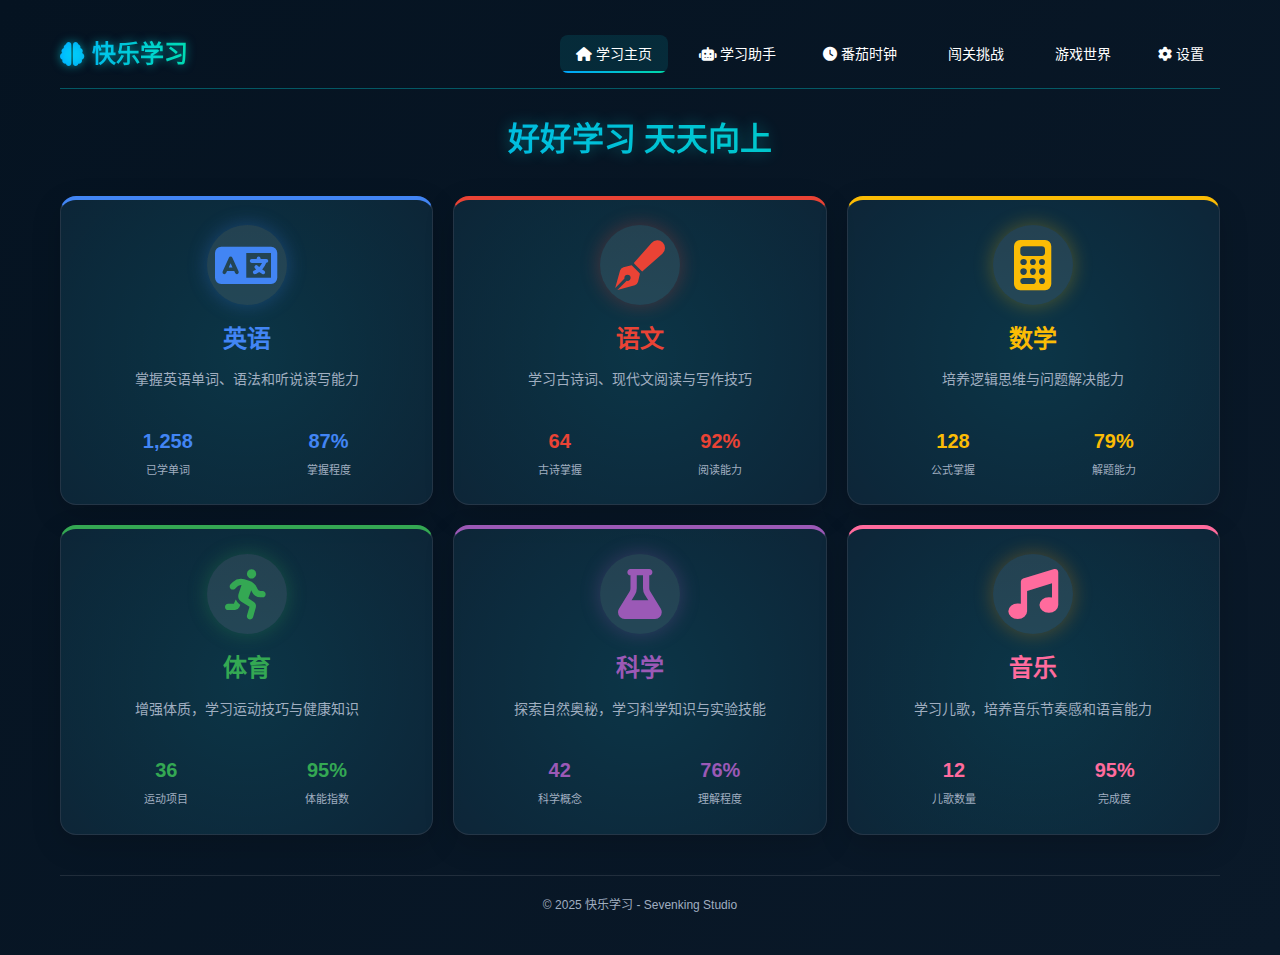
<file: index.html>
<!DOCTYPE html>
<html lang="zh-CN">
<head>
    <meta charset="UTF-8">
    <meta name="viewport" content="width=device-width, initial-scale=1.0">
    <title>快乐学习 - 学习主页</title>
    <link rel="stylesheet" href="https://cdnjs.cloudflare.com/ajax/libs/font-awesome/6.4.0/css/all.min.css">
    <link rel="stylesheet" href="assets/css/common.css">
    <link rel="stylesheet" href="assets/css/learning-assistant.css">
    <style>
        /* 科目卡片网格 - 优化响应式布局 */
        .subjects-grid {
            display: grid;
            grid-template-columns: repeat(auto-fit, minmax(280px, 1fr));
            gap: 20px;
            margin-top: 20px;
            flex: 1;
        }
        
        .subject-card {
            background: var(--card-bg-color);
            border-radius: 16px;
            padding: 25px;
            box-shadow: 0 10px 30px rgba(0, 0, 0, 0.15);
            position: relative;
            overflow: hidden;
            min-height: 240px;
            display: flex;
            flex-direction: column;
            justify-content: center;
            align-items: center;
            transition: transform 0.3s ease, box-shadow 0.3s ease;
            border: 1px solid rgba(255, 255, 255, 0.1);
            cursor: pointer;
        }
        
        .subject-card:hover {
            transform: translateY(-10px);
            box-shadow: 0 15px 35px rgba(0, 0, 0, 0.2);
        }
        
        .subject-card::before {
            content: '';
            position: absolute;
            top: -50%;
            left: -50%;
            width: 200%;
            height: 200%;
            background: radial-gradient(circle, rgba(0, 247, 255, 0.1) 0%, transparent 70%);
            transform: rotate(30deg);
            z-index: 0;
        }
        
        .subject-icon {
            font-size: 50px;
            margin-bottom: 15px;
            position: relative;
            z-index: 1;
            width: 80px;
            height: 80px;
            display: flex;
            align-items: center;
            justify-content: center;
            border-radius: 50%;
            background: rgba(255, 255, 255, 0.1);
        }
        
        .english-card {
            border-top: 4px solid var(--english);
        }
        
        .chinese-card {
            border-top: 4px solid var(--chinese);
        }
        
        .math-card {
            border-top: 4px solid var(--math);
        }
        
        .pe-card {
            border-top: 4px solid var(--pe);
        }

        .science-card {
            border-top: 4px solid var(--science);
        }

        .music-card {
            border-top: 4px solid var(--music);
        }
        
        .english-card .subject-icon {
            color: var(--english);
            box-shadow: 0 0 20px rgba(66, 133, 244, 0.3);
        }
        
        .chinese-card .subject-icon {
            color: var(--chinese);
            box-shadow: 0 0 20px rgba(234, 67, 53, 0.3);
        }
        
        .math-card .subject-icon {
            color: var(--math);
            box-shadow: 0 0 20px rgba(251, 188, 5, 0.3);
        }
        
        .pe-card .subject-icon {
            color: var(--pe);
            box-shadow: 0 0 20px rgba(52, 168, 83, 0.3);
        }

        .science-card .subject-icon {
            color: var(--science);
            box-shadow: 0 0 20px rgba(155, 89, 182, 0.3);
        }

        .music-card .subject-icon {
            color: var(--music);
            box-shadow: 0 0 20px rgba(255, 152, 0, 0.3);
        }
        
        .subject-name {
            font-size: 24px;
            font-weight: 700;
            margin-bottom: 12px;
            position: relative;
            z-index: 1;
        }
        
        .english-card .subject-name {
            color: var(--english);
        }
        
        .chinese-card .subject-name {
            color: var(--chinese);
        }
        
        .math-card .subject-name {
            color: var(--math);
        }
        
        .pe-card .subject-name {
            color: var(--pe);
        }

        .science-card .subject-name {
            color: var(--science);
        }

        .music-card .subject-name {
            color: var(--music);
        }
        
        .subject-desc {
            text-align: center;
            color: var(--text-secondary);
            position: relative;
            z-index: 1;
            margin-bottom: 15px;
            font-size: 14px;
            line-height: 1.4;
        }
        
        .subject-stats {
            display: flex;
            justify-content: space-around;
            width: 100%;
            margin-top: 20px;
            position: relative;
            z-index: 1;
        }
        
        .stat {
            text-align: center;
        }
        
        .stat-value {
            font-size: 20px;
            font-weight: 700;
            margin-bottom: 5px;
        }
        
        .english-card .stat-value {
            color: var(--english);
        }
        
        .chinese-card .stat-value {
            color: var(--chinese);
        }
        
        .math-card .stat-value {
            color: var(--math);
        }
        
        .pe-card .stat-value {
            color: var(--pe);
        }

        .science-card .stat-value {
            color: var(--science);
        }

        .music-card .stat-value {
            color: var(--music);
        }
        
        .stat-label {
            font-size: 11px;
            color: var(--text-secondary);
        }
        
        /* 响应式设计 - 优化多设备适配 */
        @media (max-width: 1200px) {
            .subjects-grid {
                grid-template-columns: repeat(auto-fit, minmax(260px, 1fr));
                gap: 15px;
            }
        }
        
        @media (max-width: 1000px) {
            .subjects-grid {
                grid-template-columns: repeat(2, 1fr);
                gap: 15px;
            }
            
            .subject-card {
                min-height: 220px;
                padding: 20px;
            }
            
            .subject-icon {
                width: 70px;
                height: 70px;
                font-size: 40px;
            }
            
            .subject-name {
                font-size: 22px;
            }
        }
        
        @media (max-width: 800px) {
            .subjects-grid {
                grid-template-columns: repeat(2, 1fr);
                gap: 12px;
            }
            
            .subject-card {
                min-height: 200px;
                padding: 15px;
            }
            
            .subject-icon {
                width: 60px;
                height: 60px;
                font-size: 35px;
                margin-bottom: 10px;
            }
            
            .subject-name {
                font-size: 20px;
                margin-bottom: 8px;
            }
            
            .subject-desc {
                font-size: 13px;
                margin-bottom: 12px;
            }
            
            .stat-value {
                font-size: 18px;
            }
            
            .stat-label {
                font-size: 10px;
            }
        }
        
        @media (max-width: 600px) {
            .subjects-grid {
                grid-template-columns: 1fr;
                gap: 10px;
            }
            
            .subject-card {
                min-height: 180px;
                padding: 15px;
            }
        }
        
        @media (max-width: 400px) {
            .subject-card {
                min-height: 160px;
                padding: 12px;
            }
            
            .subject-icon {
                width: 50px;
                height: 50px;
                font-size: 30px;
            }
            
            .subject-name {
                font-size: 18px;
            }
            
            .subject-desc {
                font-size: 12px;
            }
            
            .stat-value {
                font-size: 16px;
            }
        }
    </style>
    <script src="assets/js/common.js"></script>
    <script src="assets/js/learning-assistant.js"></script>
</head>
<body>
    <div class="container">
        <div class="nav-container">
            <div class="logo" id="homeLink">
                <i class="fas fa-brain"></i>
                <span>快乐学习</span>
            </div>
            
            <div class="nav-links">
                <div class="nav-link active" data-page="home">
                    <i class="fas fa-home"></i>
                    <span>学习主页</span>
                </div>
                <div class="nav-link" data-page="assistant">
                    <i class="fas fa-robot"></i>
                    <span>学习助手</span>
                </div>
                <div class="nav-link" data-page="pomodoro" id="pomodoroPage">
                    <i class="fas fa-clock"></i>
                    <span>番茄时钟</span>
                </div>
                <div class="nav-link" data-page="game" id="gamePage">
                    <i class="fas fa-game"></i>
                    <span>闯关挑战</span>
                </div>
                <div class="nav-link" data-page="game2" id="gamePage2">
                    <i class="fas fa-game"></i>
                    <span>游戏世界</span>
                </div>
                <div class="nav-link" data-page="settings">
                    <i class="fas fa-cog"></i>
                    <span>设置</span>
                </div>
            </div>
        </div>
        
        <!-- 主页内容 -->
        <div class="page active" id="homePage">
		<h1 class="main-title">好好学习 天天向上</h1>
		
		<div class="subjects-grid">
		    <!-- 英语卡片 -->
		    <div class="subject-card english-card" id="englishCard">
			<div class="subject-icon">
			    <i class="fas fa-language"></i>
			</div>
			<h2 class="subject-name">英语</h2>
			<p class="subject-desc">掌握英语单词、语法和听说读写能力</p>
			<div class="subject-stats">
			    <div class="stat">
				<div class="stat-value">1,258</div>
				<div class="stat-label">已学单词</div>
			    </div>
			    <div class="stat">
				<div class="stat-value">87%</div>
				<div class="stat-label">掌握程度</div>
			    </div>
			</div>
		    </div>
		    
		    <!-- 语文卡片 -->
		    <div class="subject-card chinese-card" id="chineseCard">
			<div class="subject-icon">
			    <i class="fas fa-pen-fancy"></i>
			</div>
			<h2 class="subject-name">语文</h2>
			<p class="subject-desc">学习古诗词、现代文阅读与写作技巧</p>
			<div class="subject-stats">
			    <div class="stat">
				<div class="stat-value">64</div>
				<div class="stat-label">古诗掌握</div>
			    </div>
			    <div class="stat">
				<div class="stat-value">92%</div>
				<div class="stat-label">阅读能力</div>
			    </div>
			</div>
		    </div>
		    
		    <!-- 数学卡片 -->
		    <div class="subject-card math-card" id="mathCard">
			<div class="subject-icon">
			    <i class="fas fa-calculator"></i>
			</div>
			<h2 class="subject-name">数学</h2>
			<p class="subject-desc">培养逻辑思维与问题解决能力</p>
			<div class="subject-stats">
			    <div class="stat">
				<div class="stat-value">128</div>
				<div class="stat-label">公式掌握</div>
			    </div>
			    <div class="stat">
				<div class="stat-value">79%</div>
				<div class="stat-label">解题能力</div>
			    </div>
			</div>
		    </div>
		    
		    <!-- 体育卡片 -->
		    <div class="subject-card pe-card" id="peCard">
			<div class="subject-icon">
			    <i class="fas fa-running"></i>
			</div>
			<h2 class="subject-name">体育</h2>
			<p class="subject-desc">增强体质，学习运动技巧与健康知识</p>
			<div class="subject-stats">
			    <div class="stat">
				<div class="stat-value">36</div>
				<div class="stat-label">运动项目</div>
			    </div>
			    <div class="stat">
				<div class="stat-value">95%</div>
				<div class="stat-label">体能指数</div>
			    </div>
			</div>
		    </div>
		    
		    <!-- 科学卡片 -->
		    <div class="subject-card science-card" id="scienceCard">
		        <div class="subject-icon">
		            <i class="fas fa-flask"></i>
		        </div>
		        <h2 class="subject-name">科学</h2>
		        <p class="subject-desc">探索自然奥秘，学习科学知识与实验技能</p>
		        <div class="subject-stats">
		            <div class="stat">
		                <div class="stat-value">42</div>
		                <div class="stat-label">科学概念</div>
		            </div>
		            <div class="stat">
		                <div class="stat-value">76%</div>
		                <div class="stat-label">理解程度</div>
		            </div>
		        </div>
		    </div>

		    <!-- 音乐卡片 -->
		    <div class="subject-card music-card" id="musicCard">
		        <div class="subject-icon">
		            <i class="fas fa-music"></i>
		        </div>
		        <h2 class="subject-name">音乐</h2>
		        <p class="subject-desc">学习儿歌，培养音乐节奏感和语言能力</p>
		        <div class="subject-stats">
		            <div class="stat">
		                <div class="stat-value">12</div>
		                <div class="stat-label">儿歌数量</div>
		            </div>
		            <div class="stat">
		                <div class="stat-value">95%</div>
		                <div class="stat-label">完成度</div>
		            </div>
		        </div>
		    </div>
		</div>
</div>

        <!-- 设置页面 -->
        <div class="page" id="settingsPage">
            <h2 class="settings-title">系统设置</h2>
            
            <div class="settings-grid">
                <div class="settings-card">
                    <div class="settings-header">
                        <i class="fas fa-paint-brush settings-icon"></i>
                        <div class="settings-title">界面设置</div>
                    </div>
                    
                    <div class="form-group">
                        <label class="form-label">主题</label>
                        <div class="theme-buttons">
                            <button class="theme-button" data-theme="dark">深色主题</button>
                            <button class="theme-button" data-theme="light">浅色主题</button>
                            <button class="theme-button" data-theme="auto">跟随系统</button>
                        </div>
                    </div>
                    
                    <div class="form-group">
                        <label class="form-label">字体大小</label>
                        <input type="range" min="14" max="24" value="16" class="range-slider" id="fontSizeSlider">
                        <div class="slider-value" id="fontSizeValue">16px</div>
                    </div>
                    
                    <div class="form-group">
                        <label class="form-label">动画效果</label>
                        <select class="form-control" id="animationSelect">
                            <option value="full">全部动画</option>
                            <option value="reduced">减少动画</option>
                            <option value="none">无动画</option>
                        </select>
                    </div>
                </div>
                
                <div class="settings-card">
                    <div class="settings-header">
                        <i class="fas fa-volume-up settings-icon"></i>
                        <div class="settings-title">发音设置</div>
                    </div>
                    
                    <div class="form-group">
                        <label class="form-label">发音速度</label>
                        <input type="range" min="0.5" max="1.5" step="0.1" value="1.0" class="range-slider" id="speechRateSlider">
                        <div class="slider-value" id="speechRateValue">1.0</div>
                    </div>
                    
                    <div class="form-group">
                        <label class="form-label">发音音调</label>
                        <input type="range" min="0.5" max="2.0" step="0.1" value="1.0" class="range-slider" id="speechPitchSlider">
                        <div class="slider-value" id="speechPitchValue">1.0</div>
                    </div>
                    
                    <div class="form-group">
                        <label class="form-label">发音人</label>
                        <select class="form-control" id="voiceSelect">
                            <option value="">默认发音人</option>
                        </select>

                        <div style="margin-top:10px;">
                            <button id="voiceTestBtn" class="form-control" style="background: var(--primary); color: white; margin-bottom: 15px; cursor: pointer;">
                                <i class="fas fa-microphone"></i>
                                <span>测试发音</span>
                            </button>
                        </div>
                    </div>
                </div>
                
                <div class="settings-card">
                    <div class="settings-header">
                        <i class="fas fa-database settings-icon"></i>
                        <div class="settings-title">数据管理</div>
                    </div>
                    
                    <div class="form-group">
                        <button class="form-control" style="background: var(--primary); color: white; margin-bottom: 15px; cursor: pointer;">
                            <i class="fas fa-download"></i>
                            <span>导出学习数据</span>
                        </button>
                        
                        <button class="form-control" style="background: rgba(0, 0, 0, 0.2); color: var(--text-color); margin-bottom: 15px; cursor: pointer;">
                            <i class="fas fa-upload"></i>
                            <span>导入学习数据</span>
                        </button>
                        
                        <button class="form-control" style="background: rgba(255, 0, 0, 0.2); color: var(--text-color); cursor: pointer;">
                            <i class="fas fa-trash"></i>
                            <span>重置学习进度</span>
                        </button>
                    </div>
                </div>
            </div>
        </div>
        
        <!-- 学习助手页面 -->
        <div class="page" id="assistantPage">
            <h2 class="settings-title">学习助手设置</h2>
            
            <div class="settings-grid">
                <div class="settings-card">
                    <div class="settings-header">
                        <i class="fas fa-robot settings-icon"></i>
                        <div class="settings-title">助手设置</div>
                    </div>
                    
                    <div class="form-group">
                        <label class="control-label">
                            <span>启用助手</span>
                            <label class="switch">
                                <input type="checkbox" id="assistantToggle">
                                <span class="slider-round"></span>
                            </label>
                        </label>
                    </div>

                    <!-- 添加助手昵称设置 -->
                    <div class="form-group">
                        <label class="form-label">设置昵称</label>
                        <input type="text" class="form-control" id="assistantNameInput" placeholder="请输入助手昵称" maxlength="20">
                    </div>
                    
                    <div class="form-group">
                        <label class="form-label">选择形象</label>
                        <div class="animal-selection" id="animalSelection">
                            <div class="animal-option" data-animal="bear">
                                <img src="assets/logo/bear.png" alt="仔仔熊" class="animal-icon">
                                <span>仔仔熊</span>
                            </div>
                            <div class="animal-option" data-animal="cat">
                                <img src="assets/logo/cat.png" alt="哆啦A梦" class="animal-icon">
                                <span>哆啦A梦</span>
                            </div>
                            <div class="animal-option" data-animal="peppa">
                                <img src="assets/logo/peppa.png" alt="小猪佩奇" class="animal-icon">
                                <span>小猪佩奇</span>
                            </div>
                            <div class="animal-option" data-animal="nezha">
                                <img src="assets/logo/nezha.png" alt="哪吒" class="animal-icon">
                                <span>哪吒</span>
                            </div>
                            <div class="animal-option" data-animal="tom">
                                <img src="assets/logo/tom.png" alt="Tom" class="animal-icon">
                                <span>Tom</span>
                            </div>
                            <div class="animal-option" data-animal="jerry">
                                <img src="assets/logo/jerry.png" alt="Jerry" class="animal-icon">
                                <span>Jerry</span>
                            </div>
                        </div>
                    </div>
                    

                </div>
                
                <div class="settings-card">
                    <div class="settings-header">
                        <i class="fas fa-comment settings-icon"></i>
                        <div class="settings-title">互动设置</div>
                    </div>
                    
                    <div class="form-group">
                        <label class="control-label">
                            <span>点击互动</span>
                            <label class="switch">
                                <input type="checkbox" id="clickInteractionToggle" checked>
                                <span class="slider-round"></span>
                            </label>
                        </label>
                    </div>
                    
                    <div class="form-group">
                        <label class="control-label">
                            <span>语音鼓励</span>
                            <label class="switch">
                                <input type="checkbox" id="voiceEncouragementToggle" checked>
                                <span class="slider-round"></span>
                            </label>
                        </label>
                    </div>
                    
                    <div class="form-group">
                        <label class="form-label">鼓励语频率</label>
                        <input type="range" min="1" max="10" value="3" class="range-slider" id="encouragementFrequencySlider">
                        <div class="slider-value" id="encouragementFrequencyValue">3</div>
                    </div>
                </div>
                
                <div class="settings-card">
                    <div class="settings-header">
                        <i class="fas fa-eye settings-icon"></i>
                        <div class="settings-title">显示设置</div>
                    </div>
                    
                    <div class="form-group">
                        <label class="control-label">
                            <span>始终显示</span>
                            <label class="switch">
                                <input type="checkbox" id="alwaysShowToggle" checked>
                                <span class="slider-round"></span>
                            </label>
                        </label>
                    </div>
                    
                    <div class="form-group">
                        <label class="control-label">
                            <span>浮动动画</span>
                            <label class="switch">
                                <input type="checkbox" id="floatAnimationToggle" checked>
                                <span class="slider-round"></span>
                            </label>
                        </label>
                    </div>
                    <div class="form-group">
                        <label class="form-label">显示大小</label>
                        <input type="range" min="80" max="150" value="100" class="range-slider" id="assistantSizeSlider">
                        <div class="slider-value" id="assistantSizeValue">100px</div>
                    </div>
                    <div class="form-group">
                        <label class="form-label">透明度</label>
                        <input type="range" min="30" max="100" value="100" class="range-slider" id="opacitySlider">
                        <div class="slider-value" id="opacityValue">100%</div>
                    </div>
                </div>
            </div>
        </div>
        
        <footer>
            <p>© 2025 快乐学习 - Sevenking Studio</p>
        </footer>
    </div>

    <!-- 全局学习助手组件 -->
    <div class="learning-assistant" id="learningAssistant">
        <img src="assets/logo/bear.png" alt="学习助手" class="assistant-image">
        <div class="assistant-name" id="assistantName">学习助手</div>
    </div>
    
    <div class="assistant-speech-bubble" id="assistantSpeechBubble">加油，你是最棒的！</div>

    <script>
        // 初始化函数
        function init() {
            syncThemeFromIndex();
            populateVoiceList();
            setupEventListeners();
            setupSettingsSliders();
            setupThemeSelect();
            // 初始化学习助手
            initLearningAssistant();
        }

        // 主题切换
        function applyTheme(theme) {
            document.body.classList.remove('light-theme');
            if (theme === 'light') {
                document.body.classList.add('light-theme');
            } else if (theme === 'auto') {
                // 跟随系统
                if (window.matchMedia('(prefers-color-scheme: light)').matches) {
                    document.body.classList.add('light-theme');
                }
            }
            // 保存主题
            localStorage.setItem('theme', theme);
            // 设置按钮选中状态
            document.querySelectorAll('.theme-button').forEach(button => {
                button.classList.remove('active');
                if (button.dataset.theme === theme) {
                    button.classList.add('active');
                }
            });
        }

        function getSavedTheme() {
            return localStorage.getItem('theme');
        }

        function setupThemeSelect() {
            // 使用按钮替代下拉框
            const themeButtons = document.querySelectorAll('.theme-button');
            themeButtons.forEach(button => {
                button.addEventListener('click', function() {
                    const theme = this.dataset.theme;
                    applyTheme(theme);
                });
            });
            
            // 响应系统主题变化
            window.matchMedia('(prefers-color-scheme: light)').addEventListener('change', e => {
                if (getSavedTheme() === 'auto') {
                    applyTheme('auto');
                }
            });
        }
        // 设置事件监听
        function setupEventListeners() {
            // 使用公共导航事件绑定
            setupNavLinks(document.querySelectorAll('.nav-link'), document.querySelectorAll('.page'));

            // 主页链接点击事件
            setupHomeLink('homeLink', 'index.html');

            document.getElementById('pomodoroPage').addEventListener('click', function() {
                switchPage('pomodoro');
            });

            document.getElementById('gamePage').addEventListener('click', function() {
                switchPage('game');
            });
            document.getElementById('gamePage2').addEventListener('click', function() {
                switchPage('game2');
            });

            // 卡片点击事件
            document.getElementById('englishCard').addEventListener('click', function() {
                switchPage('englishCard');
            });
            document.getElementById('chineseCard').addEventListener('click', function() {
                switchPage('chineseCard');
            });
            document.getElementById('mathCard').addEventListener('click', function() {
                switchPage('mathCard');
            });
            document.getElementById('peCard').addEventListener('click', function() {
                switchPage('peCard');
            });
            document.getElementById('scienceCard').addEventListener('click', function() {
                switchPage('scienceCard');
            });
            document.getElementById('musicCard').addEventListener('click', function() {
                switchPage('musicCard');
            });
            
            // 学习助手设置事件
            setupAssistantSettings();

            setupVoiceSelect();
        }

        function setupVoiceSelect() {
            const voiceSelectEl = document.getElementById('voiceSelect');
            if (voiceSelectEl) {
                voiceSelectEl.addEventListener('change', () => {
                    localStorage.setItem('selectedVoiceZh', voiceSelectEl.value);
                });
            }
            const voiceTestBtn = document.getElementById('voiceTestBtn');
            if (voiceTestBtn) {
                voiceTestBtn.addEventListener('click', testVoice);
            }

            const rateEl = document.getElementById('speechRateSlider');
            const rateVal = document.getElementById('speechRateValue');
            if (rateEl && rateVal) {
                // initialize display
                rateVal.textContent = rateEl.value;
                rateEl.addEventListener('input', () => {
                    rateVal.textContent = rateEl.value;
                    localStorage.setItem('speechRateZh', rateEl.value);
                });
            }
            const pitchEl = document.getElementById('speechPitchSlider');
            const pitchVal = document.getElementById('speechPitchValue');
            if (pitchEl && pitchVal) {
                // initialize display
                pitchVal.textContent = pitchEl.value;
                pitchEl.addEventListener('input', () => {
                    pitchVal.textContent = pitchEl.value;
                    localStorage.setItem('speechPitchZh', pitchEl.value);
                });
            }
        }

        function populateVoiceList() {
            const savedVoiceType = localStorage.getItem('voiceTypeZh');
            const savedRate = localStorage.getItem('speechRateZh');
            const savedPitch = localStorage.getItem('speechPitchZh');
            const savedVoiceName = localStorage.getItem('selectedVoiceZh');

            if (savedVoiceType) voiceType = savedVoiceType;
            if (savedRate && document.getElementById('speechRateSlider')) {
                document.getElementById('speechRateSlider').value = savedRate;
                const rv = document.getElementById('speechRateValue');
                if (rv) rv.textContent = savedRate;
            }
            if (savedPitch && document.getElementById('speechPitchSlider')) {
                document.getElementById('speechPitchSlider').value = savedPitch;
                const pv = document.getElementById('speechPitchValue');
                if (pv) pv.textContent = savedPitch;
            }

            const voiceSelect = document.getElementById('voiceSelect');
            if (!voiceSelect) return;

            while (voiceSelect.options.length > 1) {
                voiceSelect.remove(1);
            }

            const voices = speechSynthesis.getVoices() || [];

            const zhVoices = voices.filter(v => /zh/i.test(v.lang));

            zhVoices.forEach(voice => {
                const option = document.createElement('option');
                option.value = voice.name;
                option.textContent = `${voice.name} (${voice.lang})`;
                voiceSelect.appendChild(option);
            });

            const saved = localStorage.getItem('selectedVoiceZh');
            if (saved) {
                const found = Array.from(voiceSelect.options).find(o => o.value === saved);
                if (found) voiceSelect.value = saved;
            }
        }

        // 测试发音：按所选发音人、速率、音调播放示例（中文）
        function testVoice() {
            const sample = "这是一次语音测试。";
            const ut = new SpeechSynthesisUtterance(sample);
            ut.lang = 'zh-CN';

            const rateEl = document.getElementById('speechRateSlider');
            const pitchEl = document.getElementById('speechPitchSlider');
            if (rateEl) ut.rate = parseFloat(rateEl.value) || 1.0;
            if (pitchEl) ut.pitch = parseFloat(pitchEl.value) || 1.0;

            const savedName = localStorage.getItem('selectedVoiceZh');
            const voiceSelect = document.getElementById('voiceSelect');
            const voices = speechSynthesis.getVoices() || [];

            let v = null;
            if (savedName) v = voices.find(voice => voice.name === savedName);
            if (!v && voiceSelect && voiceSelect.value) v = voices.find(voice => voice.name === voiceSelect.value);
            if (!v) v = voices.find(voice => /zh/i.test(voice.lang));

            if (v) {
                try { ut.voice = v; } catch (e) {}
            }

            speechSynthesis.cancel();
            speechSynthesis.speak(ut);
        }

        // 字体大小设置
        function applyFontSize(fontSize) {
            document.body.style.fontSize = fontSize + 'px';
            localStorage.setItem('fontSize', fontSize);
        }

        function getSavedFontSize() {
            return localStorage.getItem('fontSize') || '16';
        }

        // 设置页面滑块
        function setupSettingsSliders() {
            const sliders = [
                { id: 'fontSizeSlider', output: 'fontSizeValue', format: v => `${v}px` },
                { id: 'dailyWordsSlider', output: 'dailyWordsValue', format: v => `${v} 个` },
                { id: 'reviewWordsSlider', output: 'reviewWordsValue', format: v => `${v} 个` },
                { id: 'speechRateSlider', output: 'speechRateValue', format: v => v },
                { id: 'speechPitchSlider', output: 'speechPitchValue', format: v => v },
                { id: 'assistantSizeSlider', output: 'assistantSizeValue', format: v => `${v}px` },
                { id: 'encouragementFrequencySlider', output: 'encouragementFrequencyValue', format: v => v },
                { id: 'opacitySlider', output: 'opacityValue', format: v => `${v}%` }
            ];
            
            sliders.forEach(({ id, output, format }) => {
                const slider = document.getElementById(id);
                const outputElement = document.getElementById(output);
                
                if (slider && outputElement) {
                    // 加载保存的设置
                    if (id === 'fontSizeSlider') {
                        const savedFontSize = getSavedFontSize();
                        slider.value = savedFontSize;
                        applyFontSize(savedFontSize);
                    }
                    
                    outputElement.textContent = format(slider.value);
                    slider.addEventListener('input', () => {
                        outputElement.textContent = format(slider.value);
                        
                        // 字体大小实时应用
                        if (id === 'fontSizeSlider') {
                            applyFontSize(slider.value);
                        }
                        
                        // 应用助手设置
                        if (['assistantSizeSlider', 'opacitySlider'].includes(id)) {
                            applyAssistantSettings();
                        }
                    });
                }
            });
        }

        // 切换页面
        function switchPage(pageId) {
            switchPageCommon(pageId, document.querySelectorAll('.nav-link'), document.querySelectorAll('.page'));
            if (pageId === 'englishCard') {
                window.location.href = 'english.html';
                document.getElementById('homePage').classList.add('active');
            } else if (pageId === 'chineseCard') {
                window.location.href = 'chinese.html';
                document.getElementById('homePage').classList.add('active');
            } else if (pageId === 'mathCard') {
                window.location.href = 'math.html';
                document.getElementById('homePage').classList.add('active');
            } else if (pageId === 'peCard') {
                window.location.href = 'pe.html';
                document.getElementById('homePage').classList.add('active');
            } else if (pageId === 'scienceCard') {
                window.location.href = 'science.html';
                document.getElementById('homePage').classList.add('active');
            } else if (pageId === 'musicCard') {
                window.location.href = 'music.html';
                document.getElementById('homePage').classList.add('active');
            } else if (pageId === 'pomodoro') {
                window.location.href = 'pomodoro.html';
                document.getElementById('homePage').classList.add('active');
            } else if (pageId === 'game') {
                window.location.href = 'car-game.html';
                document.getElementById('homePage').classList.add('active');
            } else if (pageId === 'game2') {
                window.location.href = 'https://www.gamestolearnenglish.com/';
                document.getElementById('homePage').classList.add('active');
            }
        }

        // 学习助手设置
        function setupAssistantSettings() {
            // 助手开关
            const assistantToggle = document.getElementById('assistantToggle');
            assistantToggle.addEventListener('change', function() {
                toggleAssistant(this.checked);
                localStorage.setItem('assistantEnabled', this.checked);
            });

            // 助手形象选择
            const animalOptions = document.querySelectorAll('.animal-option');
            animalOptions.forEach(option => {
                option.addEventListener('click', function() {
                    animalOptions.forEach(opt => opt.classList.remove('selected'));
                    this.classList.add('selected');
                    const animal = this.dataset.animal;
                    changeAssistantAnimal(animal);
                    localStorage.setItem('assistantAnimal', animal);
                });
            });

            // 助手昵称输入事件
            const assistantNameInput = document.getElementById('assistantNameInput');
            assistantNameInput.addEventListener('input', function() {
                const name = this.value || '学习助手';
                document.getElementById('assistantName').textContent = name;
                localStorage.setItem('assistantName', name);
            });

            // 其他开关设置
            const clickInteractionToggle = document.getElementById('clickInteractionToggle');
            const voiceEncouragementToggle = document.getElementById('voiceEncouragementToggle');
            const alwaysShowToggle = document.getElementById('alwaysShowToggle');
            const floatAnimationToggle = document.getElementById('floatAnimationToggle');

            clickInteractionToggle.addEventListener('change', function() {
                localStorage.setItem('clickInteractionEnabled', this.checked);
                applyAssistantSettings();
            });

            voiceEncouragementToggle.addEventListener('change', function() {
                localStorage.setItem('voiceEncouragementEnabled', this.checked);
                applyAssistantSettings();
            });

            alwaysShowToggle.addEventListener('change', function() {
                localStorage.setItem('alwaysShowAssistant', this.checked);
                applyAssistantSettings();
            });

            floatAnimationToggle.addEventListener('change', function() {
                localStorage.setItem('floatAnimationEnabled', this.checked);
                applyAssistantSettings();
            });

            // 添加助手大小滑块事件监听
            const assistantSizeSlider = document.getElementById('assistantSizeSlider');
            const assistantSizeValue = document.getElementById('assistantSizeValue');
            assistantSizeSlider.addEventListener('input', function() {
                assistantSizeValue.textContent = `${this.value}px`;
                applyAssistantSettings();
            });

            // 添加透明度滑块事件监听
            const opacitySlider = document.getElementById('opacitySlider');
            const opacityValue = document.getElementById('opacityValue');
            opacitySlider.addEventListener('input', function() {
                opacityValue.textContent = `${this.value}%`;
                applyAssistantSettings();
            });

            // 加载保存的设置
            loadAssistantSettings();
        }

        function loadAssistantSettings() {
            // 助手开关
            const assistantEnabled = localStorage.getItem('assistantEnabled') === 'true';
            document.getElementById('assistantToggle').checked = assistantEnabled;
            toggleAssistant(assistantEnabled);

            // 助手昵称
            const savedName = localStorage.getItem('assistantName') || '学习助手';
            document.getElementById('assistantName').textContent = savedName;
            document.getElementById('assistantNameInput').value = savedName;

            // 助手形象
            const savedAnimal = localStorage.getItem('assistantAnimal') || 'bear';
            document.querySelector(`.animal-option[data-animal="${savedAnimal}"]`).classList.add('selected');
            changeAssistantAnimal(savedAnimal);

            // 其他设置
            document.getElementById('clickInteractionToggle').checked = 
                localStorage.getItem('clickInteractionEnabled') !== 'false'; // 默认开启
            document.getElementById('voiceEncouragementToggle').checked = 
                localStorage.getItem('voiceEncouragementEnabled') !== 'false'; // 默认开启
            document.getElementById('alwaysShowToggle').checked = 
                localStorage.getItem('alwaysShowAssistant') === 'true';
            document.getElementById('floatAnimationToggle').checked = 
                localStorage.getItem('floatAnimationEnabled') !== 'false'; // 默认开启

            applyAssistantSettings();
        }

        function toggleAssistant(show) {
            const assistant = document.getElementById('learningAssistant');
            const bubble = document.getElementById('assistantSpeechBubble');
            if (show) {
                assistant.style.display = 'block';
                //initLearningAssistant();
            } else {
                assistant.style.display = 'none';
                if (window.learningAssistant) {
                    //window.learningAssistant.destroy();
                    window.learningAssistant = null;
                }
            }
        }

        function changeAssistantAnimal(animal) {
            const assistantImage = document.querySelector('#learningAssistant .assistant-image');
            const imagePath = `assets/logo/${animal}.png`;
            
            // Create a test image to check if the file exists
            const testImage = new Image();
            testImage.onload = function() {
                // File exists, use the PNG image
                assistantImage.src = imagePath;
                assistantImage.alt = animal;
                assistantImage.textContent = '';
            };
            testImage.onerror = function() {
                // File doesn't exist, use emoji placeholder
                assistantImage.src = '';
                const emojiMap = {
                    'dog': '🐶',
                    'rabbit': '🐰',
                    'peppa': '🐷', // Pig emoji for Peppa
                    'nezha': '👶'  // Baby emoji for Nezha
                };
                const emoji = emojiMap[animal] || '🤖'; // Default robot emoji
                assistantImage.alt = emoji;
                assistantImage.textContent = emoji;
            };
            testImage.src = imagePath;
        }

        function applyAssistantSettings() {
            const assistant = document.getElementById('learningAssistant');
            const bubble = document.getElementById('assistantSpeechBubble');
            
            if (!assistant) return;

            // 助手大小
            const size = document.getElementById('assistantSizeSlider').value;
            assistant.style.width = `${size}px`;
            assistant.style.height = `${size}px`;

            // 透明度
            const opacity = document.getElementById('opacitySlider').value;
            assistant.style.opacity = opacity / 100;

            // 浮动动画
            const floatAnimationEnabled = document.getElementById('floatAnimationToggle').checked;
            if (floatAnimationEnabled) {
                assistant.style.animation = 'float 3s ease-in-out infinite';
            } else {
                assistant.style.animation = 'none';
            }

            // 始终显示
            const alwaysShow = document.getElementById('alwaysShowToggle').checked;
            if (alwaysShow) {
                assistant.style.display = 'block';
            }
            
            // 更新助手行为
            if (window.learningAssistant) {
                window.learningAssistant.settings = {
                    clickInteraction: document.getElementById('clickInteractionToggle').checked,
                    voiceEncouragement: document.getElementById('voiceEncouragementToggle').checked,
                    encouragementFrequency: document.getElementById('encouragementFrequencySlider').value,
                    alwaysShow: alwaysShow
                };
                //window.learningAssistant.applySettings();
            }
        }

        function initLearningAssistant() {
            const assistantEnabled = localStorage.getItem('assistantEnabled') === 'true';
            if (typeof LearningAssistant !== 'undefined' && assistantEnabled) {
                window.learningAssistant = new LearningAssistant({
                    element: document.getElementById('learningAssistant'),
                    bubble: document.getElementById('assistantSpeechBubble')
                });
                window.learningAssistant.init();
                applyAssistantSettings();
            }
        }
        // 初始化应用
        window.addEventListener('DOMContentLoaded', function() {
            init();
        });

        if (speechSynthesis.onvoiceschanged !== undefined) {
            speechSynthesis.onvoiceschanged = populateVoiceList;
        }
    </script>


</body>
</html>
</file>
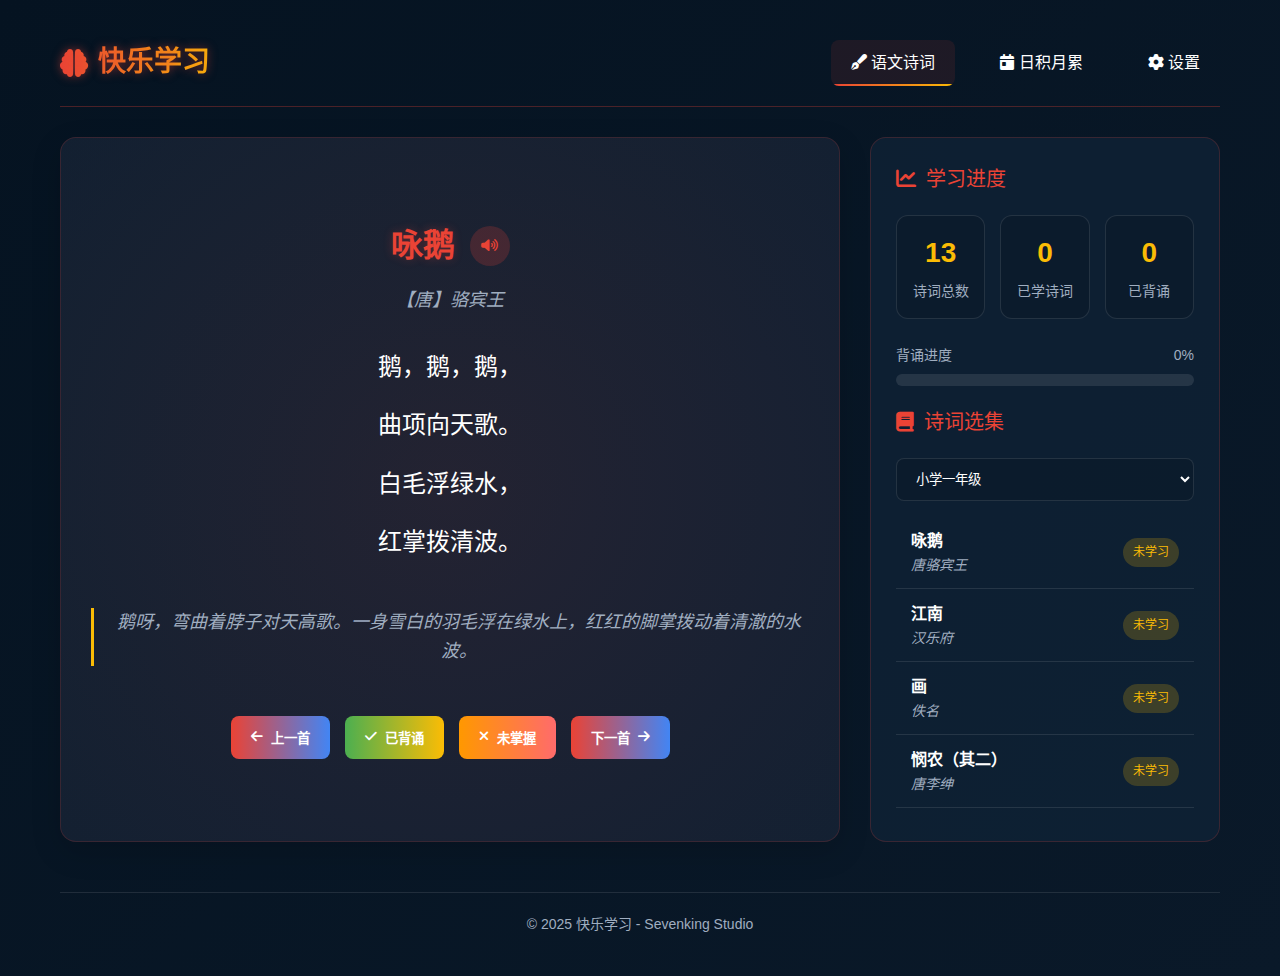
<file: chinese.html>
<!DOCTYPE html>
<html lang="zh-CN">
<head>
    <meta charset="UTF-8">
    <meta name="viewport" content="width=device-width, initial-scale=1.0">
    <title>快乐学习 - 小学语文诗词</title>
    <link rel="stylesheet" href="https://cdnjs.cloudflare.com/ajax/libs/font-awesome/6.4.0/css/all.min.css">
    <link rel="stylesheet" href="assets/css/learning-assistant.css">
    <style>
        :root {
            --primary: #ea4335;
            --secondary: #fbbc05;
            --accent: #ff6b6b;
            --success: #4caf50;
            --warning: #ff9800;
            --info: #4285f4;
            --dark: #0a1929;
            --darker: #051321;
            --card-bg: rgba(15, 35, 55, 0.7);
            --text: #ffffff;
            --text-secondary: #a0aec0;
            --transition: all 0.3s ease;
            --bg-color: #0a1929;
            --text-color: #ffffff;
            --card-bg-color: rgba(15, 35, 55, 0.7);
            --font-size: 16px;
        }
      
        .light-theme {
            --bg-color: #f0f2f5;
            --text-color: #222;
            --card-bg-color: rgba(255, 255, 255, 0.95);
            --primary: #0078d4;
            --secondary: #00bfae;
            --accent: #ff6b6b;
            --success: #43a047;
            --warning: #ff9800;
            --info: #1976d2;
            --dark: #f5f7fa;
            --darker: #e3e8ef;
            --text-secondary: #6b7280;
        }
        
        * {
            margin: 0;
            padding: 0;
            box-sizing: border-box;
            font-family: 'Segoe UI', 'Microsoft YaHei', Tahoma, Geneva, Verdana, sans-serif;
        }
        
        body {
            background: linear-gradient(135deg, var(--darker), var(--dark));
            color: var(--text);
            min-height: 100vh;
            line-height: 1.6;
            overflow-x: hidden;
            background-color: var(--bg-color);
            color: var(--text-color);
            font-size: var(--font-size);
            transition: background-color 0.3s ease, color 0.3s ease;
        }

        .container {
            max-width: 1200px;
            margin: 0 auto;
            padding: 20px;
        }
        
        /* 导航样式 */
        .nav-container {
            display: flex;
            justify-content: space-between;
            align-items: center;
            padding: 20px 0;
            border-bottom: 1px solid rgba(234, 67, 53, 0.3);
            margin-bottom: 30px;
        }
        
        .logo {
            display: flex;
            align-items: center;
            gap: 10px;
            font-size: 28px;
            font-weight: 700;
            background: linear-gradient(90deg, var(--primary), var(--secondary));
            background-clip: text;
            -webkit-text-fill-color: transparent;
            text-shadow: 0 0 10px rgba(234, 67, 53, 0.5);
            cursor: pointer;
        }
        
        .nav-links {
            display: flex;
            gap: 25px;
        }
        
        .nav-link {
            padding: 10px 20px;
            border-radius: 8px;
            cursor: pointer;
            transition: var(--transition);
            position: relative;
            overflow: hidden;
        }
        
        .nav-link::before {
            content: '';
            position: absolute;
            bottom: 0;
            left: 0;
            width: 0;
            height: 2px;
            background: linear-gradient(90deg, var(--primary), var(--secondary));
            transition: var(--transition);
        }
        
        .nav-link:hover::before {
            width: 100%;
        }
        
        .nav-link.active {
            background: rgba(234, 67, 53, 0.1);
        }
        
        .nav-link.active::before {
            width: 100%;
        }
        
        /* 页面内容 */
        .page {
            display: none;
            animation: fadeIn 0.5s ease;
        }
        
        .page.active {
            display: block;
        }
        
        @keyframes fadeIn {
            from { opacity: 0; transform: translateY(20px); }
            to { opacity: 1; transform: translateY(0); }
        }
        
        /* 主页样式 */
        .main-content {
            display: grid;
            grid-template-columns: 1fr 350px;
            gap: 30px;
        }
        
        .poem-card {
            background: var(--card-bg-color);
            border-radius: 16px;
            padding: 30px;
            box-shadow: 0 10px 30px rgba(0, 0, 0, 0.15);
            position: relative;
            overflow: hidden;
            min-height: 400px;
            display: flex;
            flex-direction: column;
            justify-content: center;
            align-items: center;
            transition: transform 0.3s ease, box-shadow 0.3s ease;
            border: 1px solid rgba(234, 67, 53, 0.2);
            text-align: center;
        }
        
        .poem-card:hover {
            transform: translateY(-5px);
            box-shadow: 0 15px 35px rgba(0, 0, 0, 0.2);
        }
        
        .poem-card::before {
            content: '';
            position: absolute;
            top: -50%;
            left: -50%;
            width: 200%;
            height: 200%;
            background: radial-gradient(circle, rgba(234, 67, 53, 0.1) 0%, transparent 70%);
            transform: rotate(30deg);
            z-index: 0;
        }
        
        .title-container {
            display: flex;
            align-items: center;
            justify-content: center;
            gap: 15px;
            margin-bottom: 15px;
            position: relative;
            z-index: 1;
        }
        
        .poem-title {
            font-size: 32px;
            font-weight: 700;
            color: var(--primary);
            text-shadow: 0 0 10px rgba(234, 67, 53, 0.3);
        }
        
        .read-btn {
            background: rgba(234, 67, 53, 0.2);
            border: none;
            border-radius: 50%;
            width: 40px;
            height: 40px;
            display: flex;
            align-items: center;
            justify-content: center;
            cursor: pointer;
            transition: var(--transition);
            color: var(--primary);
        }
        
        .read-btn:hover {
            background: rgba(234, 67, 53, 0.3);
            transform: scale(1.1);
        }
        
        .poem-author {
            font-size: 18px;
            color: var(--text-secondary);
            margin-bottom: 30px;
            position: relative;
            z-index: 1;
            font-style: italic;
        }
        
        .poem-content {
            font-size: 24px;
            line-height: 1.8;
            margin-bottom: 30px;
            position: relative;
            z-index: 1;
        }
        
        .poem-line {
            margin-bottom: 15px;
            display: block;
        }
        
        .poem-translation {
            font-style: italic;
            color: var(--text-secondary);
            text-align: center;
            margin-bottom: 30px;
            position: relative;
            z-index: 1;
            border-left: 3px solid var(--secondary);
            padding-left: 15px;
            font-size: 18px;
        }
        
        .card-controls {
            display: flex;
            gap: 15px;
            margin-top: 20px;
            position: relative;
            z-index: 1;
            flex-wrap: wrap;
            justify-content: center;
        }
        
        .btn {
            padding: 12px 20px;
            border: none;
            border-radius: 8px;
            cursor: pointer;
            font-weight: 600;
            transition: var(--transition);
            display: flex;
            align-items: center;
            gap: 8px;
        }
        
        .btn-primary {
            background: linear-gradient(90deg, var(--primary), var(--info));
            color: white;
        }
        
        .btn-primary:hover {
            box-shadow: 0 0 15px rgba(234, 67, 53, 0.5);
            transform: translateY(-2px);
        }
        
        .btn-success {
            background: linear-gradient(90deg, var(--success), var(--secondary));
            color: white;
        }
        
        .btn-success:hover {
            box-shadow: 0 0 15px rgba(76, 175, 80, 0.5);
            transform: translateY(-2px);
        }
        
        .btn-warning {
            background: linear-gradient(90deg, var(--warning), var(--accent));
            color: white;
        }
        
        .btn-warning:hover {
            box-shadow: 0 0 15px rgba(255, 152, 0, 0.5);
            transform: translateY(-2px);
        }
        
        .btn-secondary {
            background: transparent;
            color: var(--text-color);
            border: 1px solid rgba(255, 255, 255, 0.3);
        }
        
        .btn-secondary:hover {
            border-color: var(--primary);
            box-shadow: 0 0 15px rgba(234, 67, 53, 0.3);
        }
        
        /* 进度容器 */
        .progress-container {
            background: var(--card-bg-color);
            border-radius: 16px;
            padding: 25px;
            border: 1px solid rgba(234, 67, 53, 0.2);
        }
        
        .progress-title {
            font-size: 20px;
            margin-bottom: 20px;
            color: var(--primary);
            display: flex;
            align-items: center;
            gap: 10px;
        }
        
        .stats {
            display: grid;
            grid-template-columns: 1fr 1fr 1fr;
            gap: 15px;
            margin-bottom: 25px;
        }
        
        .stat-card {
            background: rgba(0, 0, 0, 0.1);
            border-radius: 12px;
            padding: 15px;
            text-align: center;
            border: 1px solid rgba(255, 255, 255, 0.1);
        }
        
        .stat-value {
            font-size: 28px;
            font-weight: 700;
            color: var(--secondary);
            margin-bottom: 5px;
        }
        
        .stat-label {
            font-size: 14px;
            color: var(--text-secondary);
        }
        
        .progress-bar-container {
            margin: 20px 0;
        }
        
        .progress-info {
            display: flex;
            justify-content: space-between;
            margin-bottom: 8px;
            color: var(--text-secondary);
            font-size: 14px;
        }
        
        .progress-bar {
            height: 12px;
            background: rgba(255, 255, 255, 0.1);
            border-radius: 10px;
            overflow: hidden;
        }
        
        .progress-fill {
            height: 100%;
            background: linear-gradient(90deg, var(--primary), var(--secondary));
            border-radius: 10px;
            width: 0%;
            box-shadow: 0 0 10px rgba(234, 67, 53, 0.3);
            transition: width 0.5s ease;
        }
        
        /* 诗词选集 */
        .poem-selector {
            margin-top: 20px;
        }
        
        .poem-list {
            max-height: 300px;
            overflow-y: auto;
            margin-top: 15px;
        }
        
        .poem-item {
            padding: 12px 15px;
            border-bottom: 1px solid rgba(255, 255, 255, 0.1);
            display: flex;
            justify-content: space-between;
            align-items: center;
            cursor: pointer;
            transition: var(--transition);
        }
        
        .poem-item:hover {
            background: rgba(234, 67, 53, 0.1);
        }
        
        .poem-item.mastered {
            border-left: 4px solid var(--secondary);
        }
        
        .poem-item .poem-name {
            font-weight: 600;
        }
        
        .poem-item .poem-author {
            font-size: 14px;
            color: var(--text-secondary);
            margin: 0;
        }
        
        .poem-item-status {
            display: flex;
            justify-content: flex-end;
        }
        
        .status-badge {
            padding: 5px 10px;
            border-radius: 20px;
            font-size: 12px;
            background: rgba(251, 188, 5, 0.2);
            color: var(--secondary);
        }
        
        /* 设置页面样式 */
        .settings-container {
            background: var(--card-bg-color);
            border-radius: 16px;
            padding: 25px;
            border: 1px solid rgba(234, 67, 53, 0.2);
            max-width: 600px;
            margin: 0 auto;
        }
        
        .setting-group {
            margin-bottom: 25px;
        }
        
        .setting-title {
            font-size: 20px;
            margin-bottom: 15px;
            color: var(--primary);
            display: flex;
            align-items: center;
            gap: 10px;
        }
        
        .setting-options {
            display: grid;
            grid-template-columns: repeat(auto-fill, minmax(150px, 1fr));
            gap: 15px;
        }
        
        .setting-option {
            padding: 12px;
            border-radius: 8px;
            background: rgba(0, 0, 0, 0.1);
            cursor: pointer;
            transition: var(--transition);
            text-align: center;
            border: 1px solid rgba(255, 255, 255, 0.1);
        }
        
        .setting-option:hover {
            background: rgba(234, 67, 53, 0.1);
        }
        
        .setting-option.active {
            background: rgba(234, 67, 53, 0.2);
            border-color: var(--primary);
        }

        /* 设置页面样式 */
        .settings-grid {
            display: grid;
            grid-template-columns: repeat(auto-fit, minmax(300px, 1fr));
            gap: 25px;
            margin-top: 20px;
        }

        .settings-card {
            background: var(--card-bg-color);
            border-radius: 16px;
            padding: 25px;
            /* border-color 改为与页面主色协调的红色半透明 */
            border: 1px solid rgba(234, 67, 53, 0.15);
            transition: var(--transition);
        }

        .settings-card:hover {
            transform: translateY(-5px);
            box-shadow: 0 10px 25px rgba(0, 0, 0, 0.1);
        }

        .settings-header {
            display: flex;
            align-items: center;
            gap: 15px;
            margin-bottom: 20px;
            color: var(--primary);
            font-size: 22px;
            font-weight: 600;
        }

        .settings-icon {
            font-size: 24px;
            width: 30px;
            text-align: center;
        }

        .form-group {
            margin-bottom: 20px;
        }

        .form-label {
            display: block;
            margin-bottom: 8px;
            color: var(--text-secondary);
        }

        .form-control {
            width: 100%;
            background: rgba(0, 0, 0, 0.1);
            border: 1px solid rgba(255, 255, 255, 0.1);
            color: var(--text-color);
            padding: 12px 15px;
            border-radius: 8px;
            transition: var(--transition);
        }

        .form-control:focus {
            outline: none;
            border-color: var(--primary);
            box-shadow: 0 0 15px rgba(234, 67, 53, 0.25);
        }


        /* 下拉选项样式 - 提高可读性 */
        .form-control option {
            background: var(--card-bg-color);
            color: var(--text-color);
            padding: 8px 12px;
        }

        /* 下拉选项悬停效果 */
        .form-control option:hover,
        .form-control option:focus,
        .form-control option:checked {
            background: var(--primary);
            color: white;
        }

        .range-slider {
            width: 100%;
            height: 8px;
            border-radius: 4px;
            background: var(--progress-bg);
            outline: none;
            margin: 10px 0;
        }

        .range-slider::-webkit-slider-thumb {
            -webkit-appearance: none;
            appearance: none;
            width: 20px;
            height: 20px;
            border-radius: 50%;
            background: var(--primary);
            cursor: pointer;
            /* 使用红色光晕代替之前的青色 */
            box-shadow: 0 0 10px rgba(234, 67, 53, 0.3);
        }

        .slider-value {
            text-align: center;
            font-size: 18px;
            color: var(--primary);
            margin-top: 10px;
        }

        /* 响应式设计 */
        @media (max-width: 900px) {
            .main-content {
                grid-template-columns: 1fr;
            }
            
            .nav-container {
                flex-direction: column;
                gap: 20px;
            }
            
            .stats {
                grid-template-columns: 1fr 1fr;
            }
        }
        
        @media (max-width: 600px) {
            .stats {
                grid-template-columns: 1fr;
            }
            
            .nav-links {
                flex-direction: column;
                gap: 10px;
            }
            
            .card-controls {
                flex-direction: column;
            }
            
            .btn {
                width: 100%;
            }
            
            .poem-content {
                font-size: 20px;
            }
            
            .poem-title {
                font-size: 26px;
            }
            
            .title-container {
                flex-direction: column;
                gap: 10px;
            }
            
            .setting-options {
                grid-template-columns: 1fr;
            }
        }
        
        /* 动画效果 */
        @keyframes pulse {
            0% { box-shadow: 0 0 0 0 rgba(234, 67, 53, 0.7); }
            70% { box-shadow: 0 0 0 10px rgba(234, 67, 53, 0); }
            100% { box-shadow: 0 0 0 0 rgba(234, 67, 53, 0); }
        }
        
        .pulse {
            animation: pulse 2s infinite;
        }
        
        footer {
            text-align: center;
            margin-top: 50px;
            padding: 20px;
            color: var(--text-secondary);
            font-size: 14px;
            border-top: 1px solid rgba(255, 255, 255, 0.1);
        }
        
        .loading {
            text-align: center;
            padding: 20px;
            color: var(--text-secondary);
        }
        
        .error-message {
            text-align: center;
            padding: 10px;
            color: var(--primary);
            background: rgba(234, 67, 53, 0.1);
            border-radius: 8px;
            margin-top: 10px;
        }
    </style>
    <script src="common.js"></script>
    <script src="assets/js/learning-assistant.js"></script>
</head>
<body>
    <div class="container">
        <div class="nav-container">
            <div class="logo" id="homeLink">
                <i class="fas fa-brain"></i>
                <span>快乐学习</span>
            </div>
            
            <div class="nav-links">
                <div class="nav-link active" data-page="chinese">
                    <i class="fas fa-pen-fancy"></i>
                    <span>语文诗词</span>
                </div>
                <div class="nav-link" data-page="daily">
                    <i class="fas fa-calendar-day"></i>
                    <span>日积月累</span>
                </div>
                <div class="nav-link" data-page="settings">
                    <i class="fas fa-cog"></i>
                    <span>设置</span>
                </div>
            </div>
        </div>
        
        <!-- 语文诗词页面 -->
        <div class="page active" id="chinesePage">
            <div class="main-content">
                <div class="poem-card">
                    <div class="title-container">
                        <h2 class="poem-title" id="poemTitle">静夜思</h2>
                        <button class="read-btn" id="readBtn" title="朗读诗词">
                            <i class="fas fa-volume-up"></i>
                        </button>
                    </div>
                    <div class="poem-author" id="poemAuthor">【唐】李白</div>
                    
                    <div class="poem-content" id="poemContent">
                        <span class="poem-line">床前明月光，</span>
                        <span class="poem-line">疑是地上霜。</span>
                        <span class="poem-line">举头望明月，</span>
                        <span class="poem-line">低头思故乡。</span>
                    </div>
                    
                    <div class="poem-translation" id="poemTranslation">
                        明亮的月光洒在窗户纸上，好像地上泛起了一层霜。我禁不住抬起头来，看那天窗外空中的一轮明月，不由得低头沉思，想起远方的家乡。
                    </div>
                    
                    <div class="card-controls">
                        <button class="btn btn-primary" id="prevBtn">
                            <i class="fas fa-arrow-left"></i>
                            <span>上一首</span>
                        </button>
                        <button class="btn btn-success" id="knowBtn">
                            <i class="fas fa-check"></i>
                            <span>已背诵</span>
                        </button>
                        <button class="btn btn-warning" id="notKnowBtn">
                            <i class="fas fa-times"></i>
                            <span>未掌握</span>
                        </button>
                        <button class="btn btn-primary" id="nextBtn">
                            <span>下一首</span>
                            <i class="fas fa-arrow-right"></i>
                        </button>
                    </div>
                </div>
                
                <div class="progress-container">
                    <div class="progress-title">
                        <i class="fas fa-chart-line"></i>
                        <span>学习进度</span>
                    </div>
                    
                    <div class="stats">
                        <div class="stat-card">
                            <div class="stat-value" id="totalCount">36</div>
                            <div class="stat-label">诗词总数</div>
                        </div>
                        <div class="stat-card">
                            <div class="stat-value" id="learnedCount">12</div>
                            <div class="stat-label">已学诗词</div>
                        </div>
                        <div class="stat-card">
                            <div class="stat-value" id="masteredCount">8</div>
                            <div class="stat-label">已背诵</div>
                        </div>
                    </div>
                    
                    <div class="progress-bar-container">
                        <div class="progress-info">
                            <span>背诵进度</span>
                            <span id="progressPercentage">33%</span>
                        </div>
                        <div class="progress-bar">
                            <div class="progress-fill" id="progressFill" style="width: 33%"></div>
                        </div>
                    </div>
                    
                    <div class="progress-title">
                        <i class="fas fa-book"></i>
                        <span>诗词选集</span>
                    </div>
                    
                    <select class="form-control" id="bookSelector">
                        <option value="grade1">小学一年级</option>
                        <option value="grade2">小学二年级</option>
                        <option value="grade3">小学三年级</option>
                        <option value="grade4">小学四年级</option>
                        <option value="grade5">小学五年级</option>
                        <option value="grade6">小学六年级</option>
                    </select>
                    
                    <div class="poem-list" id="poemList">
                        <div class="loading">
                            <i class="fas fa-spinner fa-spin"></i>
                            <span>加载诗词列表中...</span>
                        </div>
                    </div>
                </div>
            </div>
        </div>
        
        <!-- 日积月累页面 -->
        <div class="page" id="dailyPage">
            <div class="poem-card">
                <h2 class="poem-title">日积月累</h2>
                <div class="poem-author">知识在于积累</div>
                
                <div class="poem-content" id="dailyContent">
                    <span class="poem-line">读书破万卷，下笔如有神。</span>
                    <span class="poem-line">——杜甫</span>
                </div>
                
                <div class="poem-translation" id="dailyTranslation">
                    形容博览群书，把书读透，这样落实到笔下，运用起来就会得心应手。
                </div>
                
                <div class="card-controls">
                    <button class="btn btn-primary" id="randomDailyBtn">
                        <i class="fas fa-random"></i>
                        <span>随机一条</span>
                    </button>
                </div>
            </div>
        </div>
        
        <!-- 设置页面 -->
        <div class="page" id="settingsPage">
            <h2>系统设置</h2>
            <div class="settings-grid">
                <div class="settings-card">
                    <div class="settings-header">
                        <i class="fas fa-volume-up settings-icon"></i>
                        <div class="settings-title">发音设置</div>
                    </div>

                    <div class="form-group">
                        <label class="form-label">发音速度</label>
                        <input type="range" min="0.5" max="1.5" step="0.1" value="1.0" class="range-slider"
                            id="speechRateSlider">
                        <div class="slider-value" id="speechRateValue">1.0</div>
                    </div>

                    <div class="form-group">
                        <label class="form-label">发音音调</label>
                        <input type="range" min="0.5" max="2.0" step="0.1" value="1.0" class="range-slider"
                            id="speechPitchSlider">
                        <div class="slider-value" id="speechPitchValue">1.0</div>
                    </div>

                    <div class="form-group">
                        <label class="form-label">发音人</label>
                        <select class="form-control" id="voiceSelect">
                            <option value="">默认发音人</option>
                        </select>
                        <!-- 新增：测试发音按钮 -->
                        <div style="margin-top:10px;">
                            <button id="voiceTestBtn" class="btn btn-primary" type="button" style="width: 100%; margin-bottom: 15px;">
                                <i class="fas fa-microphone"></i>
                                <span>测试发音</span>
                            </button>
                        </div>
                    </div>
                </div>

                <div class="settings-card">
                    <div class="settings-header">
                        <i class="fas fa-database settings-icon"></i>
                        <div class="settings-title">数据管理</div>
                    </div>

                    <div class="form-group">
                        <button class="btn btn-primary" style="width: 100%; margin-bottom: 15px;">
                            <i class="fas fa-download"></i>
                            <span>导出学习数据</span>
                        </button>

                        <button class="btn btn-secondary" style="width: 100%; margin-bottom: 15px;">
                            <i class="fas fa-upload"></i>
                            <span>导入学习数据</span>
                        </button>

                        <button class="btn btn-warning" style="width: 100%;">
                            <i class="fas fa-trash"></i>
                            <span>重置学习进度</span>
                        </button>
                    </div>
                </div>
            </div>
        </div>
        
        <footer>
            <p>© 2025 快乐学习 - Sevenking Studio</p>
        </footer>
    </div>

    <script>
        // 默认诗词数据（当JSON加载失败时使用）
        const defaultPoemsData = {
            grade1: [
                {
                    title: "静夜思",
                    author: "【唐】李白",
                    content: ["床前明月光，", "疑是地上霜。", "举头望明月，", "低头思故乡。"],
                    translation: "明亮的月光洒在窗户纸上，好像地上泛起了一层霜。我禁不住抬起头来，看那天窗外空中的一轮明月，不由得低头沉思，想起远方的家乡。"
                },
                {
                    title: "春晓",
                    author: "【唐】孟浩然",
                    content: ["春眠不觉晓，", "处处闻啼鸟。", "夜来风雨声，", "花落知多少。"],
                    translation: "春日里贪睡不知不觉天就亮了，到处可以听见小鸟的鸣叫声。回想昨夜的阵阵风雨声，不知吹落了多少娇美的春花。"
                },
                {
                    title: "悯农",
                    author: "【唐】李绅",
                    content: ["锄禾日当午，", "汗滴禾下土。", "谁知盘中餐，", "粒粒皆辛苦。"],
                    translation: "盛夏中午，烈日炎炎，农民还在劳作，汗珠滴入泥土。有谁想到，我们碗中的米饭，一粒一粒都是农民辛苦劳动得来的呀？"
                }
            ],
            grade2: [
                {
                    title: "登鹳雀楼",
                    author: "【唐】王之涣",
                    content: ["白日依山尽，", "黄河入海流。", "欲穷千里目，", "更上一层楼。"],
                    translation: "夕阳依傍着西山慢慢地沉没，滔滔黄河朝着东海汹涌奔流。若想把千里的风光景物看够，那就要登上更高的一层城楼。"
                },
                {
                    title: "望庐山瀑布",
                    author: "【唐】李白",
                    content: ["日照香炉生紫烟，", "遥看瀑布挂前川。", "飞流直下三千尺，", "疑是银河落九天。"],
                    translation: "香炉峰在阳光的照射下生起紫色烟霞，从远处看去瀑布好似白色绢绸悬挂山前。高崖上飞腾直落的瀑布好像有几千尺，让人怀疑是银河从天上泻落到人间。"
                }
            ]
        };

        let poemsData = {};
        let currentBook = 'grade1';
        let currentPoemIndex = 0;
        let learnedPoems = {};
        let masteredPoems = {};
        let voiceType = '普通话';
        let currentTheme = 'dark';
        let currentFontSize = 'medium';

        // DOM元素
        const poemTitleElement = document.getElementById('poemTitle');
        const poemAuthorElement = document.getElementById('poemAuthor');
        const poemContentElement = document.getElementById('poemContent');
        const poemTranslationElement = document.getElementById('poemTranslation');
        const bookSelectorElement = document.getElementById('bookSelector');
        const readBtnElement = document.getElementById('readBtn');
        const knowBtnElement = document.getElementById('knowBtn');
        const notKnowBtnElement = document.getElementById('notKnowBtn');
        const nextBtnElement = document.getElementById('nextBtn');
        const prevBtnElement = document.getElementById('prevBtn');
        const totalCountElement = document.getElementById('totalCount');
        const learnedCountElement = document.getElementById('learnedCount');
        const masteredCountElement = document.getElementById('masteredCount');
        const progressFillElement = document.getElementById('progressFill');
        const progressPercentageElement = document.getElementById('progressPercentage');
        const poemListElement = document.getElementById('poemList');
        const navLinks = document.querySelectorAll('.nav-link');
        const pages = document.querySelectorAll('.page');
        const saveSettingsBtn = document.getElementById('saveSettings');
        const resetSettingsBtn = document.getElementById('resetSettings');
        const homeLink = document.getElementById('homeLink');

        let dailyData = []; // 新增：存储日积月累数据
        let currentDailyIndex = 0; // 新增：当前日积月累索引

        // 初始化
        function init() {
            syncThemeFromIndex();
            // 加载学习进度
            loadProgress();
            
            // 加载设置
            loadSettings();
            
            // 加载诗词数据
            loadPoemsData();
            
            // 加载日积月累数据
            loadDailyData(); // 新增：加载日积月累数据
            
            // 设置事件监听
            setupEventListeners();
        }

        function syncThemeFromIndex() {
            function applyTheme(theme) {
                if (theme === 'light') {
                    document.body.classList.add('light-theme');
                } else if (theme === 'dark') {
                    document.body.classList.remove('light-theme');
                } else if (theme === 'auto') {
                    const prefersDark = window.matchMedia('(prefers-color-scheme: dark)').matches;
                    if (prefersDark) {
                        document.body.classList.remove('light-theme');
                    } else {
                        document.body.classList.add('light-theme');
                    }
                }
            }
            const theme = localStorage.getItem('theme') || 'dark';
            applyTheme(theme);
            // 监听系统主题变化
            window.matchMedia('(prefers-color-scheme: dark)').addEventListener('change', e => {
                if ((localStorage.getItem('theme') || 'dark') === 'auto') {
                    applyTheme('auto');
                }
            });
        }

        // 加载诗词数据
        function loadPoemsData() {
            // 模拟从JSON文件加载数据
            fetch('chinese-poems.json')
                .then(response => {
                    if (!response.ok) {
                        throw new Error('网络响应不正常');
                    }
                    return response.json();
                })
                .then(data => {
                    poemsData = data;
                    updateUI();
                })
                .catch(error => {
                    console.error('加载诗词数据失败，使用默认数据:', error);
                    poemsData = defaultPoemsData;
                    showError('加载远程数据失败，使用默认诗词数据');
                    updateUI();
                });
        }

        // 显示错误信息
        function showError(message) {
            const errorElement = document.createElement('div');
            errorElement.className = 'error-message';
            errorElement.innerHTML = `<i class="fas fa-exclamation-circle"></i> ${message}`;
            poemListElement.innerHTML = '';
            poemListElement.appendChild(errorElement);
            
            // 3秒后消失
            setTimeout(() => {
                errorElement.style.opacity = '0';
                setTimeout(() => {
                    if (poemListElement.contains(errorElement)) {
                        poemListElement.removeChild(errorElement);
                    }
                }, 1000);
            }, 3000);
        }

        // 更新UI
        function updateUI() {
            showCurrentPoem();
            updateProgress();
            updatePoemList();
            applyTheme();
            applyFontSize();
        }

        // 设置事件监听
        function setupEventListeners() {
            // 使用公共导航事件绑定
            setupNavLinks(navLinks, pages);

            // 诗词本选择
            bookSelectorElement.addEventListener('change', handleBookChange);
            
            // 控制按钮
            readBtnElement.addEventListener('click', readCurrentPoem);
            knowBtnElement.addEventListener('click', markAsMemorized);
            notKnowBtnElement.addEventListener('click', markAsNotMemorized);
            nextBtnElement.addEventListener('click', showNextPoem);
            prevBtnElement.addEventListener('click', showPrevPoem);
            
            // 日积月累按钮
            const randomDailyBtn = document.getElementById('randomDailyBtn');
            if (randomDailyBtn) {
                randomDailyBtn.addEventListener('click', showRandomDaily);
            }
            
            // 设置选项
            document.querySelectorAll('.setting-option').forEach(option => {
                option.addEventListener('click', handleSettingOptionClick);
            });
            
            // 保存和重置设置（有可能页面没有这些按钮，先判断）
            if (typeof saveSettingsBtn !== 'undefined' && saveSettingsBtn) {
                saveSettingsBtn.addEventListener('click', saveSettings);
            }
            if (typeof resetSettingsBtn !== 'undefined' && resetSettingsBtn) {
                resetSettingsBtn.addEventListener('click', resetSettings);
            }

            // 主页链接
            setupHomeLink('homeLink', 'index.html');
        
            // 绑定发音人选择保存与测试按钮（如存在）
            const voiceSelectEl = document.getElementById('voiceSelect');
            if (voiceSelectEl) {
                voiceSelectEl.addEventListener('change', () => {
                    localStorage.setItem('selectedVoiceZh', voiceSelectEl.value);
                });
            }
            const voiceTestBtn = document.getElementById('voiceTestBtn');
            if (voiceTestBtn) {
                voiceTestBtn.addEventListener('click', testVoice);
            }

            // 语速 / 音调滑块：更新显示并立即保存
            const rateEl = document.getElementById('speechRateSlider');
            const rateVal = document.getElementById('speechRateValue');
            if (rateEl && rateVal) {
                // initialize display
                rateVal.textContent = rateEl.value;
                rateEl.addEventListener('input', () => {
                    rateVal.textContent = rateEl.value;
                    localStorage.setItem('speechRateZh', rateEl.value);
                });
            }
            const pitchEl = document.getElementById('speechPitchSlider');
            const pitchVal = document.getElementById('speechPitchValue');
            if (pitchEl && pitchVal) {
                // initialize display
                pitchVal.textContent = pitchEl.value;
                pitchEl.addEventListener('input', () => {
                    pitchVal.textContent = pitchEl.value;
                    localStorage.setItem('speechPitchZh', pitchEl.value);
                });
            }

            // 绑定完毕后无需返回，其他绑定（如保存/重置）仍按存在与否工作
        }

        // 处理设置选项点击
        function handleSettingOptionClick(e) {
            const option = e.currentTarget;
            const group = option.parentElement;
            const options = group.querySelectorAll('.setting-option');
            
            options.forEach(opt => opt.classList.remove('active'));
            option.classList.add('active');
            
            // 根据选项类型更新设置
            if (group.parentElement.querySelector('.setting-title').textContent.includes('语音')) {
                voiceType = option.getAttribute('data-voice');
            } else if (group.parentElement.querySelector('.setting-title').textContent.includes('主题')) {
                currentTheme = option.getAttribute('data-theme');
            } else if (group.parentElement.querySelector('.setting-title').textContent.includes('字体')) {
                currentFontSize = option.getAttribute('data-fontsize');
            }
        }

        // 保存设置
        function saveSettings() {
            localStorage.setItem('voiceTypeZh', voiceType);
            localStorage.setItem('theme', currentTheme);
            localStorage.setItem('fontSize', currentFontSize);

            // persist speech sliders and selected voice
            const rateEl = document.getElementById('speechRateSlider');
            const pitchEl = document.getElementById('speechPitchSlider');
            const voiceSelect = document.getElementById('voiceSelect');
            if (rateEl) localStorage.setItem('speechRateZh', rateEl.value);
            if (pitchEl) localStorage.setItem('speechPitchZh', pitchEl.value);
            if (voiceSelect && voiceSelect.value) localStorage.setItem('selectedVoiceZh', voiceSelect.value);

            applyTheme();
            applyFontSize();

            // 显示保存成功提示
            alert('设置已保存！');
        }

        // 重置设置
        function resetSettings() {
            voiceType = '普通话';
            currentTheme = 'dark';
            currentFontSize = 'medium';
            
            // 更新UI
            document.querySelectorAll('.setting-option').forEach(option => {
                option.classList.remove('active');
                
                if (option.getAttribute('data-voice') === voiceType) {
                    option.classList.add('active');
                }
                if (option.getAttribute('data-theme') === currentTheme) {
                    option.classList.add('active');
                }
                if (option.getAttribute('data-fontsize') === currentFontSize) {
                    option.classList.add('active');
                }
            });
            
            applyTheme();
            applyFontSize();
            
            // 显示重置成功提示
            alert('设置已重置为默认值！');
        }

        // 应用主题
        function applyTheme() {
            if (currentTheme === 'dark') {
                document.documentElement.style.setProperty('--bg-color', '#0a1929');
                document.documentElement.style.setProperty('--text-color', '#ffffff');
                document.documentElement.style.setProperty('--card-bg-color', 'rgba(15, 35, 55, 0.7)');
            } else if (currentTheme === 'light') {
                document.documentElement.style.setProperty('--bg-color', '#f0f2f5');
                document.documentElement.style.setProperty('--text-color', '#333333');
                document.documentElement.style.setProperty('--card-bg-color', 'rgba(255, 255, 255, 0.9)');
            } else if (currentTheme === 'blue') {
                document.documentElement.style.setProperty('--bg-color', '#0a2f5e');
                document.documentElement.style.setProperty('--text-color', '#ffffff');
                document.documentElement.style.setProperty('--card-bg-color', 'rgba(25, 55, 109, 0.7)');
            }
        }

        // 应用字体大小
        function applyFontSize() {
            if (currentFontSize === 'small') {
                document.documentElement.style.setProperty('--font-size', '14px');
            } else if (currentFontSize === 'medium') {
                document.documentElement.style.setProperty('--font-size', '16px');
            } else if (currentFontSize === 'large') {
                document.documentElement.style.setProperty('--font-size', '18px');
            }
        }

        // 加载设置
        function loadSettings() {
            const savedVoiceType = localStorage.getItem('voiceTypeZh');
            const savedTheme = localStorage.getItem('theme');
            const savedFontSize = localStorage.getItem('fontSize');
            const savedRate = localStorage.getItem('speechRateZh');
            const savedPitch = localStorage.getItem('speechPitchZh');
            const savedVoiceName = localStorage.getItem('selectedVoiceZh');

            if (savedVoiceType) voiceType = savedVoiceType;
            if (savedTheme) currentTheme = savedTheme;
            if (savedFontSize) currentFontSize = savedFontSize;

            // 如果保存了速率/音调，先恢复到控件（voices 可能尚未加载，但 sliders 独立）
            if (savedRate && document.getElementById('speechRateSlider')) {
                document.getElementById('speechRateSlider').value = savedRate;
                const rv = document.getElementById('speechRateValue');
                if (rv) rv.textContent = savedRate;
            }
            if (savedPitch && document.getElementById('speechPitchSlider')) {
                document.getElementById('speechPitchSlider').value = savedPitch;
                const pv = document.getElementById('speechPitchValue');
                if (pv) pv.textContent = savedPitch;
            }

            // 更新设置UI（保留原有视觉化选项）
            document.querySelectorAll('.setting-option').forEach(option => {
                if (option.getAttribute('data-voice') === voiceType) {
                    option.classList.add('active');
                }
                if (option.getAttribute('data-theme') === currentTheme) {
                    option.classList.add('active');
                }
                if (option.getAttribute('data-fontsize') === currentFontSize) {
                    option.classList.add('active');
                }
            });

            // 填充发音人选项（populateVoiceList 会根据 localStorage.selectedVoiceZh 恢复选择）
            populateVoiceList();
        }

        // 填充发音人选项
        function populateVoiceList() {
            const voiceSelect = document.getElementById('voiceSelect');
            if (!voiceSelect) return;

            // 清除现有选项（除了默认选项）
            while (voiceSelect.options.length > 1) {
                voiceSelect.remove(1);
            }

            const voices = speechSynthesis.getVoices() || [];

            // 只显示中文发音人
            const zhVoices = voices.filter(v => /zh/i.test(v.lang));

            zhVoices.forEach(voice => {
                const option = document.createElement('option');
                option.value = voice.name;
                option.textContent = `${voice.name} (${voice.lang})`;
                voiceSelect.appendChild(option);
            });

            // 恢复已保存的发音人（如果有）
            const saved = localStorage.getItem('selectedVoiceZh');
            if (saved) {
                const found = Array.from(voiceSelect.options).find(o => o.value === saved);
                if (found) voiceSelect.value = saved;
            }
        }

        // 测试发音：按所选发音人、速率、音调播放示例（中文）
        function testVoice() {
            const sample = "这是一次语音测试。";
            const ut = new SpeechSynthesisUtterance(sample);
            ut.lang = 'zh-CN';

            const rateEl = document.getElementById('speechRateSlider');
            const pitchEl = document.getElementById('speechPitchSlider');
            if (rateEl) ut.rate = parseFloat(rateEl.value) || 1.0;
            if (pitchEl) ut.pitch = parseFloat(pitchEl.value) || 1.0;

            const savedName = localStorage.getItem('selectedVoiceZh');
            const voiceSelect = document.getElementById('voiceSelect');
            const voices = speechSynthesis.getVoices() || [];

            let v = null;
            if (savedName) v = voices.find(voice => voice.name === savedName);
            if (!v && voiceSelect && voiceSelect.value) v = voices.find(voice => voice.name === voiceSelect.value);
            if (!v) v = voices.find(voice => /zh/i.test(voice.lang));

            if (v) {
                try { ut.voice = v; } catch (e) {}
            }

            speechSynthesis.cancel();
            speechSynthesis.speak(ut);
        }

        // 朗读当前诗词（使用设置的发音人、速率、音调）
        function readCurrentPoem() {
            if (!poemsData[currentBook] || !poemsData[currentBook][currentPoemIndex]) {
                return;
            }

            const poemData = poemsData[currentBook][currentPoemIndex];
            const poemText = poemData.content.join(' ');

            const utterance = new SpeechSynthesisUtterance(poemText);
            utterance.lang = 'zh-CN';

            // 读取并应用速率/音调（优先使用保存的值）
            const savedRate = localStorage.getItem('speechRateZh');
            const savedPitch = localStorage.getItem('speechPitchZh');
            const rateEl = document.getElementById('speechRateSlider');
            const pitchEl = document.getElementById('speechPitchSlider');

            if (savedRate) utterance.rate = parseFloat(savedRate);
            else if (rateEl) utterance.rate = parseFloat(rateEl.value) || 0.9;
            else utterance.rate = 0.9;

            if (savedPitch) utterance.pitch = parseFloat(savedPitch);
            else if (pitchEl) utterance.pitch = parseFloat(pitchEl.value) || 1.0;
            else utterance.pitch = 1.0;

            // 选择发音人：优先使用已选择并保存的名字
            const savedName = localStorage.getItem('selectedVoiceZh');
            const voiceSelect = document.getElementById('voiceSelect');
            const voices = speechSynthesis.getVoices() || [];

            let chosenVoice = null;
            if (savedName) chosenVoice = voices.find(v => v.name === savedName);
            if (!chosenVoice && voiceSelect && voiceSelect.value) chosenVoice = voices.find(v => v.name === voiceSelect.value);
            if (!chosenVoice) chosenVoice = voices.find(v => /zh/i.test(v.lang));

            if (chosenVoice) {
                try { utterance.voice = chosenVoice; } catch (e) { /* ignore */ }
            }

            speechSynthesis.cancel();
            speechSynthesis.speak(utterance);
        }

        // 切换页面
        function switchPage(pageId) {
            switchPageCommon(pageId, navLinks, pages);
        }

        // 显示当前诗词
        function showCurrentPoem() {
            if (!poemsData[currentBook] || !poemsData[currentBook][currentPoemIndex]) {
                return;
            }
            
            const poemData = poemsData[currentBook][currentPoemIndex];
            poemTitleElement.textContent = poemData.title;
            poemAuthorElement.textContent = poemData.author;
            
            // 清空原有内容
            poemContentElement.innerHTML = '';
            
            // 添加诗词内容
            poemData.content.forEach(line => {
                const lineElement = document.createElement('span');
                lineElement.className = 'poem-line';
                lineElement.textContent = line;
                poemContentElement.appendChild(lineElement);
            });
            
            poemTranslationElement.textContent = poemData.translation;
        }

        // 标记为已背诵
        function markAsMemorized() {
            if (!poemsData[currentBook] || !poemsData[currentBook][currentPoemIndex]) {
                return;
            }
            
            const poemTitle = poemsData[currentBook][currentPoemIndex].title;
            masteredPoems[poemTitle] = true;
            learnedPoems[poemTitle] = true;
            saveProgress();
            updateProgress();
            updatePoemList();
            showNextPoem();
        }

        // 标记为未掌握
        function markAsNotMemorized() {
            if (!poemsData[currentBook] || !poemsData[currentBook][currentPoemIndex]) {
                return;
            }
            
            const poemTitle = poemsData[currentBook][currentPoemIndex].title;
            masteredPoems[poemTitle] = false;
            learnedPoems[poemTitle] = true;
            saveProgress();
            updateProgress();
            updatePoemList();
            showNextPoem();
        }

        // 显示下一首诗词
        function showNextPoem() {
            if (!poemsData[currentBook]) {
                return;
            }
            
            currentPoemIndex = (currentPoemIndex + 1) % poemsData[currentBook].length;
            showCurrentPoem();
        }

        // 显示上一首诗词
        function showPrevPoem() {
            if (!poemsData[currentBook]) {
                return;
            }
            
            currentPoemIndex = (currentPoemIndex - 1 + poemsData[currentBook].length) % poemsData[currentBook].length;
            showCurrentPoem();
        }

        // 处理诗词本变更
        function handleBookChange() {
            currentBook = bookSelectorElement.value;
            currentPoemIndex = 0;
            showCurrentPoem();
            updateProgress();
            updatePoemList();
        }

        // 更新进度显示
        function updateProgress() {
            if (!poemsData[currentBook]) {
                return;
            }
            
            const totalPoems = poemsData[currentBook].length;
            const learned = Object.keys(learnedPoems).filter(title => 
                poemsData[currentBook].some(p => p.title === title)
            ).length;
            const mastered = Object.keys(masteredPoems).filter(title => 
                masteredPoems[title] && poemsData[currentBook].some(p => p.title === title)
            ).length;
            
            totalCountElement.textContent = totalPoems;
            learnedCountElement.textContent = learned;
            masteredCountElement.textContent = mastered;
            
            const progress = totalPoems > 0 ? (learned / totalPoems) * 100 : 0;
            progressFillElement.style.width = `${progress}%`;
            progressPercentageElement.textContent = `${Math.round(progress)}%`;
        }

        // 更新诗词列表显示
        function updatePoemList() {
            if (!poemsData[currentBook]) {
                poemListElement.innerHTML = '<div class="error-message">暂无诗词数据</div>';
                return;
            }
            
            poemListElement.innerHTML = '';
            
            poemsData[currentBook].forEach((poem, index) => {
                const poemItem = document.createElement('div');
                poemItem.className = 'poem-item';
                
                if (masteredPoems[poem.title]) {
                    poemItem.classList.add('mastered');
                }
                
                poemItem.innerHTML = `
                    <div>
                        <div class="poem-name">${poem.title}</div>
                        <div class="poem-author">${poem.author.replace('【', '').replace('】', '')}</div>
                    </div>
                    <div class="poem-item-status">
                        <div class="status-badge">${masteredPoems[poem.title] ? '已背诵' : (learnedPoems[poem.title] ? '学习中' : '未学习')}</div>
                    </div>
                `;
                
                poemItem.addEventListener('click', () => {
                    currentPoemIndex = index;
                    showCurrentPoem();
                });
                
                poemListElement.appendChild(poemItem);
            });
        }

        // 保存进度到本地存储
        function saveProgress() {
            localStorage.setItem('learnedPoems', JSON.stringify(learnedPoems));
            localStorage.setItem('masteredPoems', JSON.stringify(masteredPoems));
        }

        // 从本地存储加载进度
        function loadProgress() {
            const learned = localStorage.getItem('learnedPoems');
            const mastered = localStorage.getItem('masteredPoems');
            
            if (learned) {
                learnedPoems = JSON.parse(learned);
            }
            
            if (mastered) {
                masteredPoems = JSON.parse(mastered);
            }
        }

        // 加载日积月累数据
        function loadDailyData() {
            fetch('daily-accumulation.json')
                .then(response => {
                    if (!response.ok) {
                        throw new Error('网络响应不正常');
                    }
                    return response.json();
                })
                .then(data => {
                    dailyData = data.collections;
                    showRandomDaily(); // 显示第一条
                })
                .catch(error => {
                    console.error('加载日积月累数据失败:', error);
                    // 使用默认数据
                    dailyData = [
                        {
                            content: "读书破万卷，下笔如有神。",
                            author: "杜甫",
                            translation: "形容博览群书，把书读透，这样落实到笔下，运用起来就会得心应手。"
                        }
                    ];
                    showRandomDaily();
                });
        }

        // 显示随机的日积月累内容
        function showRandomDaily() {
            if (dailyData.length === 0) return;
            
            // 随机选择一条（避免重复选择同一条）
            let randomIndex;
            if (dailyData.length > 1) {
                do {
                    randomIndex = Math.floor(Math.random() * dailyData.length);
                } while (randomIndex === currentDailyIndex && dailyData.length > 1);
            } else {
                randomIndex = 0;
            }
            
            currentDailyIndex = randomIndex;
            const dailyItem = dailyData[currentDailyIndex];
            
            const dailyContentElement = document.getElementById('dailyContent');
            const dailyTranslationElement = document.getElementById('dailyTranslation');
            
            if (dailyContentElement && dailyTranslationElement) {
                dailyContentElement.innerHTML = `
                    <span class="poem-line">${dailyItem.content}</span>
                    <span class="poem-line">——${dailyItem.author}</span>
                `;
                dailyTranslationElement.textContent = dailyItem.translation;
            }
        }

        // 初始化应用
        window.addEventListener('DOMContentLoaded', init);

        // 确保 voiceschanged 时也填充中文发音列表（voices 可能异步加载）
        if (speechSynthesis.onvoiceschanged !== undefined) {
            speechSynthesis.onvoiceschanged = populateVoiceList;
        }
    </script>

    <!-- 全局学习助手组件 -->
    <div class="learning-assistant" id="learningAssistant">
        <img src="assets/logo/bear.png" alt="学习助手" class="assistant-image">
    </div>
    
    <div class="assistant-speech-bubble" id="assistantSpeechBubble">加油，你是最棒的！</div>
</body>
</html>
</file>
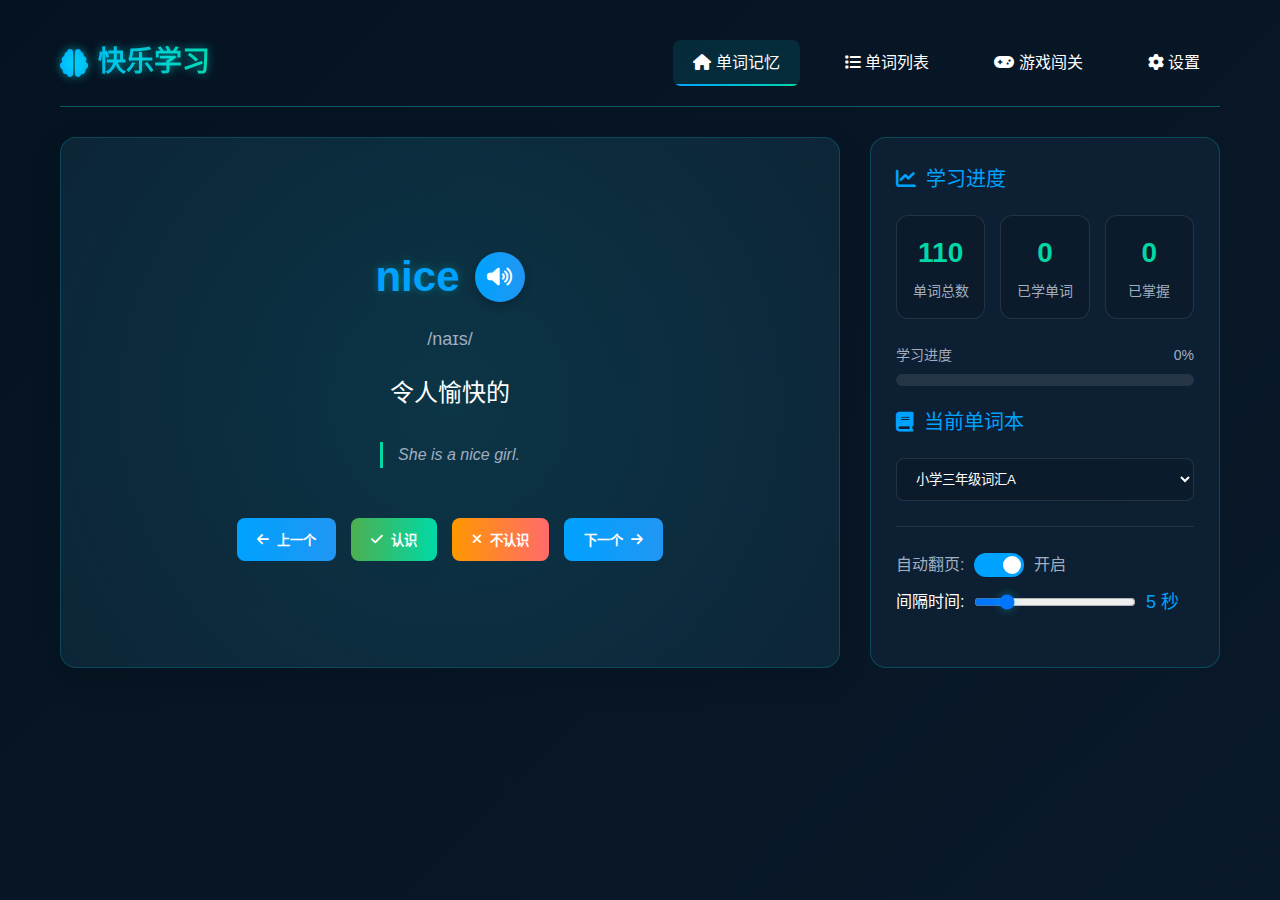
<file: english.html>
<!DOCTYPE html>
<html lang="zh-CN">

<head>
    <meta charset="UTF-8">
    <meta name="viewport" content="width=device-width, initial-scale=1.0">
    <title>快乐学习 - 智能单词学习系统</title>
    <link rel="stylesheet" href="https://cdnjs.cloudflare.com/ajax/libs/font-awesome/6.4.0/css/all.min.css">
    <link rel="stylesheet" href="assets/css/learning-assistant.css">
    <style>
        :root {
            --primary: #00a2ff;
            --secondary: #00d9a6;
            --accent: #ff6b6b;
            --success: #4caf50;
            --warning: #ff9800;
            --info: #2196f3;
            --dark: #0a1929;
            --darker: #051321;
            --card-bg: rgba(15, 35, 55, 0.7);
            --text: #ffffff;
            --text-secondary: #a0aec0;
            --transition: all 0.3s ease;
            --bg-color: #0a1929;
            --text-color: #ffffff;
            --card-bg-color: rgba(15, 35, 55, 0.7);
            --progress-bg: rgba(255, 255, 255, 0.1);
            --progress-fill: linear-gradient(90deg, var(--primary), var(--secondary));
        }

        * {
            margin: 0;
            padding: 0;
            box-sizing: border-box;
            font-family: 'Segoe UI', Tahoma, Geneva, Verdana, sans-serif;
        }

        body {
            background: linear-gradient(135deg, var(--darker), var(--dark));
            color: var(--text);
            min-height: 100vh;
            line-height: 1.6;
            overflow-x: hidden;
            background-color: var(--bg-color);
            color: var(--text-color);
            font-size: 16px;
            transition: background-color 0.3s ease, color 0.3s ease;
        }

        body.light-theme {
            --bg-color: #f5f7fa;
            --text-color: #2d3748;
            --card-bg-color: rgba(255, 255, 255, 0.95);
            --text-secondary: #718096;
            --darker: #e2e8f0;
            --dark: #edf2f7;
            --primary: #3182ce;
            --secondary: #38a169;
            --accent: #e53e3e;
            --success: #38a169;
            --warning: #d69e2e;
            --info: #3182ce;
            --progress-bg: rgba(0, 0, 0, 0.1);
            --progress-fill: linear-gradient(90deg, #3182ce, #38a169);
        }

        .container {
            max-width: 1200px;
            margin: 0 auto;
            padding: 20px;
        }

        /* 导航样式 */
        .nav-container {
            display: flex;
            justify-content: space-between;
            align-items: center;
            padding: 20px 0;
            border-bottom: 1px solid rgba(0, 247, 255, 0.3);
            margin-bottom: 30px;
        }

        .logo {
            display: flex;
            align-items: center;
            gap: 10px;
            font-size: 28px;
            font-weight: 700;
            background: linear-gradient(90deg, var(--primary), var(--secondary));
            background-clip: text;
            -webkit-text-fill-color: transparent;
            text-shadow: 0 0 10px rgba(0, 247, 255, 0.5);
            cursor: pointer;
        }

        .nav-links {
            display: flex;
            gap: 25px;
        }

        .nav-link {
            padding: 10px 20px;
            border-radius: 8px;
            cursor: pointer;
            transition: var(--transition);
            position: relative;
            overflow: hidden;
        }

        .nav-link::before {
            content: '';
            position: absolute;
            bottom: 0;
            left: 0;
            width: 0;
            height: 2px;
            background: linear-gradient(90deg, var(--primary), var(--secondary));
            transition: var(--transition);
        }

        .nav-link:hover::before {
            width: 100%;
        }

        .nav-link.active {
            background: rgba(0, 247, 255, 0.1);
        }

        .nav-link.active::before {
            width: 100%;
        }

        /* 页面内容 */
        .page {
            display: none;
            animation: fadeIn 0.5s ease;
        }

        .page.active {
            display: block;
        }

        @keyframes fadeIn {
            from {
                opacity: 0;
                transform: translateY(20px);
            }

            to {
                opacity: 1;
                transform: translateY(0);
            }
        }

        /* 主页样式 */
        .main-content {
            display: grid;
            grid-template-columns: 1fr 350px;
            gap: 30px;
        }

        .word-card {
            background: var(--card-bg-color);
            border-radius: 16px;
            padding: 30px;
            box-shadow: 0 10px 30px rgba(0, 0, 0, 0.15);
            position: relative;
            overflow: hidden;
            min-height: 400px;
            display: flex;
            flex-direction: column;
            justify-content: center;
            align-items: center;
            transition: transform 0.3s ease, box-shadow 0.3s ease;
            border: 1px solid rgba(0, 247, 255, 0.2);
        }

        .word-card:hover {
            transform: translateY(-5px);
            box-shadow: 0 15px 35px rgba(0, 0, 0, 0.2);
        }

        .word-card::before {
            content: '';
            position: absolute;
            top: -50%;
            left: -50%;
            width: 200%;
            height: 200%;
            background: radial-gradient(circle, rgba(0, 247, 255, 0.1) 0%, transparent 70%);
            transform: rotate(30deg);
            z-index: 0;
        }

        .word-header {
            display: flex;
            align-items: center;
            justify-content: center;
            margin-bottom: 15px;
            position: relative;
            z-index: 1;
            gap: 15px;
        }

        .word {
            font-size: 42px;
            font-weight: 700;
            color: var(--primary);
            text-shadow: 0 0 10px rgba(0, 247, 255, 0.3);
        }

        .speak-btn-icon {
            background: linear-gradient(90deg, var(--primary), var(--info));
            color: white;
            border: none;
            border-radius: 50%;
            width: 50px;
            height: 50px;
            display: flex;
            align-items: center;
            justify-content: center;
            cursor: pointer;
            transition: var(--transition);
            box-shadow: 0 4px 10px rgba(0, 0, 0, 0.2);
        }

        .speak-btn-icon:hover {
            transform: scale(1.1);
            box-shadow: 0 0 15px rgba(0, 247, 255, 0.5);
        }

        .speak-btn-icon i {
            font-size: 20px;
        }

        .phonetic {
            font-size: 18px;
            color: var(--text-secondary);
            margin-bottom: 20px;
            position: relative;
            z-index: 1;
        }

        .meaning {
            font-size: 24px;
            margin-bottom: 30px;
            text-align: center;
            position: relative;
            z-index: 1;
        }

        .example {
            font-style: italic;
            color: var(--text-secondary);
            text-align: center;
            margin-bottom: 30px;
            position: relative;
            z-index: 1;
            border-left: 3px solid var(--secondary);
            padding-left: 15px;
        }

        .card-controls {
            display: flex;
            gap: 15px;
            margin-top: 20px;
            position: relative;
            z-index: 1;
            justify-content: center;
            width: 100%;
            flex-wrap: nowrap;
        }

        .btn {
            padding: 12px 20px;
            border: none;
            border-radius: 8px;
            cursor: pointer;
            font-weight: 600;
            transition: var(--transition);
            display: flex;
            align-items: center;
            gap: 8px;
        }

        .btn-primary {
            background: linear-gradient(90deg, var(--primary), var(--info));
            color: white;
        }

        .btn-primary:hover {
            box-shadow: 0 0 15px rgba(0, 247, 255, 0.5);
            transform: translateY(-2px);
        }

        .btn-success {
            background: linear-gradient(90deg, var(--success), var(--secondary));
            color: white;
        }

        .btn-success:hover {
            box-shadow: 0 0 15px rgba(76, 175, 80, 0.5);
            transform: translateY(-2px);
        }

        .btn-warning {
            background: linear-gradient(90deg, var(--warning), var(--accent));
            color: white;
        }

        .btn-warning:hover {
            box-shadow: 0 0 15px rgba(255, 152, 0, 0.5);
            transform: translateY(-2px);
        }

        .btn-secondary {
            background: transparent;
            color: var(--text-color);
            border: 1px solid rgba(255, 255, 255, 0.3);
        }

        .btn-secondary:hover {
            border-color: var(--primary);
            box-shadow: 0 0 15px rgba(0, 247, 255, 0.3);
        }

        /* 进度容器 */
        .progress-container {
            background: var(--card-bg-color);
            border-radius: 16px;
            padding: 25px;
            border: 1px solid rgba(0, 247, 255, 0.2);
        }

        .progress-title {
            font-size: 20px;
            margin-bottom: 20px;
            color: var(--primary);
            display: flex;
            align-items: center;
            gap: 10px;
        }

        .stats {
            display: grid;
            grid-template-columns: 1fr 1fr 1fr;
            gap: 15px;
            margin-bottom: 25px;
        }

        .stat-card {
            background: rgba(0, 0, 0, 0.1);
            border-radius: 12px;
            padding: 15px;
            text-align: center;
            border: 1px solid rgba(255, 255, 255, 0.1);
        }

        .stat-value {
            font-size: 28px;
            font-weight: 700;
            color: var(--secondary);
            margin-bottom: 5px;
        }

        .stat-label {
            font-size: 14px;
            color: var(--text-secondary);
        }

        .progress-bar-container {
            margin: 20px 0;
        }

        .progress-info {
            display: flex;
            justify-content: space-between;
            margin-bottom: 8px;
            color: var(--text-secondary);
            font-size: 14px;
        }

        .progress-bar {
            height: 12px;
            background: var(--progress-bg);
            border-radius: 10px;
            overflow: hidden;
        }

        .progress-fill {
            height: 100%;
            background: var(--progress-fill);
            border-radius: 10px;
            width: 0%;
            box-shadow: 0 0 10px rgba(0, 247, 255, 0.3);
            transition: width 0.5s ease;
        }

        /* 开关样式 */
        .switch {
            position: relative;
            display: inline-block;
            width: 50px;
            height: 24px;
            margin-left: 10px;
        }

        .switch input {
            opacity: 0;
            width: 0;
            height: 0;
        }

        .slider-round {
            position: absolute;
            cursor: pointer;
            top: 0;
            left: 0;
            right: 0;
            bottom: 0;
            background-color: #ccc;
            transition: .4s;
            border-radius: 24px;
        }

        .slider-round:before {
            position: absolute;
            content: "";
            height: 18px;
            width: 18px;
            left: 3px;
            bottom: 3px;
            background-color: white;
            transition: .4s;
            border-radius: 50%;
        }

        input:checked+.slider-round {
            background-color: var(--primary);
        }

        input:checked+.slider-round:before {
            transform: translateX(26px);
        }

        /* 设置页面样式 */
        .settings-grid {
            display: grid;
            grid-template-columns: repeat(auto-fit, minmax(300px, 1fr));
            gap: 25px;
            margin-top: 20px;
        }

        .settings-card {
            background: var(--card-bg-color);
            border-radius: 16px;
            padding: 25px;
            border: 1px solid rgba(0, 247, 255, 0.2);
            transition: var(--transition);
        }

        .settings-card:hover {
            transform: translateY(-5px);
            box-shadow: 0 10px 25px rgba(0, 0, 0, 0.1);
        }

        .settings-header {
            display: flex;
            align-items: center;
            gap: 15px;
            margin-bottom: 20px;
            color: var(--primary);
            font-size: 22px;
            font-weight: 600;
        }

        .settings-icon {
            font-size: 24px;
            width: 30px;
            text-align: center;
        }

        .form-group {
            margin-bottom: 20px;
        }

        .form-label {
            display: block;
            margin-bottom: 8px;
            color: var(--text-secondary);
        }

        .form-control {
            width: 100%;
            background: rgba(0, 0, 0, 0.1);
            border: 1px solid rgba(255, 255, 255, 0.1);
            color: var(--text-color);
            padding: 12px 15px;
            border-radius: 8px;
            transition: var(--transition);
        }

        .form-control:focus {
            outline: none;
            border-color: var(--primary);
            box-shadow: 0 0 15px rgba(0, 247, 255, 0.3);
        }

        /* 下拉选项样式 - 提高可读性 */
        .form-control option {
            background: var(--card-bg-color);
            color: var(--text-color);
            padding: 8px 12px;
        }

        /* 下拉选项悬停效果 */
        .form-control option:hover,
        .form-control option:focus,
        .form-control option:checked {
            background: var(--primary);
            color: white;
        }

        .range-slider {
            width: 100%;
            height: 8px;
            border-radius: 4px;
            background: var(--progress-bg);
            outline: none;
            margin: 10px 0;
        }

        .range-slider::-webkit-slider-thumb {
            -webkit-appearance: none;
            appearance: none;
            width: 20px;
            height: 20px;
            border-radius: 50%;
            background: var(--primary);
            cursor: pointer;
            box-shadow: 0 0 10px rgba(0, 247, 255, 0.3);
        }

        .slider-value {
            text-align: center;
            font-size: 18px;
            color: var(--primary);
            margin-top: 10px;
        }

        /* 学习助手样式 */
        .animal-selection {
            display: grid;
            grid-template-columns: repeat(2, 1fr);
            gap: 15px;
            margin-top: 10px;
        }

        .animal-option {
            display: flex;
            flex-direction: column;
            align-items: center;
            padding: 15px;
            border: 2px solid rgba(255, 255, 255, 0.1);
            border-radius: 12px;
            cursor: pointer;
            transition: var(--transition);
            background: rgba(0, 0, 0, 0.1);
        }

        .animal-option:hover {
            border-color: var(--primary);
            background: rgba(0, 247, 255, 0.1);
            transform: translateY(-2px);
        }

        .animal-option.selected {
            border-color: var(--primary);
            background: rgba(0, 247, 255, 0.2);
            box-shadow: 0 0 15px rgba(0, 247, 255, 0.3);
        }

        .animal-icon {
            width: 60px;
            height: 60px;
            border-radius: 50%;
            object-fit: cover;
            margin-bottom: 10px;
            background: rgba(255, 255, 255, 0.1);
            display: flex;
            align-items: center;
            justify-content: center;
            font-size: 30px;
        }

        .animal-icon.placeholder {
            background: linear-gradient(135deg, var(--primary), var(--secondary));
        }

        .animal-option span {
            font-size: 14px;
            color: var(--text-secondary);
            text-align: center;
        }

        /* 单词列表页面样式 */
        .words-header {
            display: flex;
            justify-content: space-between;
            align-items: center;
            margin-bottom: 25px;
        }

        .search-box {
            display: flex;
            align-items: center;
            background: var(--card-bg-color);
            border-radius: 8px;
            padding: 10px 15px;
            border: 1px solid rgba(255, 255, 255, 0.1);
            width: 300px;
        }

        .search-box input {
            background: transparent;
            border: none;
            color: var(--text-color);
            padding: 8px;
            width: 100%;
            outline: none;
        }

        .filter-buttons {
            display: flex;
            gap: 10px;
            margin-bottom: 20px;
            flex-wrap: wrap;
        }

        .filter-btn {
            padding: 8px 16px;
            background: rgba(0, 0, 0, 0.1);
            border: 1px solid rgba(255, 255, 255, 0.1);
            color: var(--text-secondary);
            border-radius: 6px;
            cursor: pointer;
            transition: var(--transition);
        }

        .filter-btn.active {
            background: rgba(0, 247, 255, 0.1);
            color: var(--primary);
            border-color: var(--primary);
        }

        .words-grid {
            display: grid;
            grid-template-columns: repeat(auto-fill, minmax(250px, 1fr));
            gap: 20px;
        }

        .word-item {
            background: var(--card-bg-color);
            border-radius: 12px;
            padding: 20px;
            border: 1px solid rgba(255, 255, 255, 0.1);
            transition: var(--transition);
            cursor: pointer;
        }

        .word-item:hover {
            transform: translateY(-5px);
            border-color: var(--primary);
            box-shadow: 0 5px 15px rgba(0, 247, 255, 0.2);
        }

        .word-item.mastered {
            border-left: 4px solid var(--secondary);
        }

        .word-item-header {
            display: flex;
            justify-content: space-between;
            align-items: center;
            margin-bottom: 15px;
        }

        .word-item-word {
            font-size: 20px;
            font-weight: 700;
            color: var(--primary);
        }

        .word-item-phonetic {
            font-size: 14px;
            color: var(--text-secondary);
            margin-bottom: 10px;
        }

        .word-item-meaning {
            font-size: 16px;
            margin-bottom: 15px;
        }

        .word-item-example {
            font-size: 14px;
            color: var(--text-secondary);
            font-style: italic;
            border-left: 2px solid var(--secondary);
            padding-left: 10px;
        }

        .word-item-status {
            display: flex;
            justify-content: flex-end;
            margin-top: 15px;
        }

        .status-badge {
            padding: 5px 10px;
            border-radius: 20px;
            font-size: 12px;
            background: rgba(0, 255, 157, 0.2);
            color: var(--secondary);
        }

        /* 加载指示器 */
        .loader {
            border: 4px solid rgba(255, 255, 255, 0.1);
            border-radius: 50%;
            border-top: 4px solid var(--primary);
            width: 40px;
            height: 40px;
            animation: spin 1s linear infinite;
            margin: 20px auto;
        }

        @keyframes spin {
            from {
                transform: rotate(0deg);
            }

            to {
                transform: rotate(360deg);
            }
        }

        /* 响应式设计 */
        @media (max-width: 900px) {
            .main-content {
                grid-template-columns: 1fr;
            }

            .nav-container {
                flex-direction: column;
                gap: 20px;
            }

            .words-header {
                flex-direction: column;
                gap: 15px;
                align-items: flex-start;
            }

            .search-box {
                width: 100%;
            }

            .card-controls {
                flex-wrap: wrap;
            }

            .stats {
                grid-template-columns: 1fr 1fr;
            }

            .word-header {
                flex-direction: column;
                gap: 10px;
            }

            .btn {
                min-width: 80px;
                padding: 10px 15px;
            }
        }

        @media (max-width: 600px) {
            .stats {
                grid-template-columns: 1fr;
            }

            .nav-links {
                flex-direction: column;
                gap: 10px;
            }

            .card-controls {
                flex-direction: column;
            }

            .btn {
                width: 100%;
            }
        }

        /* 动画效果 */
        @keyframes pulse {
            0% {
                box-shadow: 0 0 0 0 rgba(0, 247, 255, 0.7);
            }

            70% {
                box-shadow: 0 0 0 10px rgba(0, 247, 255, 0);
            }

            100% {
                box-shadow: 0 0 0 0 rgba(0, 247, 255, 0);
            }
        }

        .pulse {
            animation: pulse 2s infinite;
        }

        footer {
            text-align: center;
            margin-top: 50px;
            padding: 20px;
            color: var(--text-secondary);
            font-size: 14px;
            border-top: 1px solid rgba(255, 255, 255, 0.1);
        }

        /* 控件组样式 */
        .control-group {
            margin-bottom: 25px;
        }

        .control-label {
            display: flex;
            align-items: center;
            margin-bottom: 10px;
            color: var(--text-secondary);
        }

        .timer-controls {
            display: flex;
            align-items: center;
            gap: 10px;
            margin-top: 15px;
        }

        .auto-play-control {
            display: flex;
            align-items: center;
            gap: 10px;
            margin-top: 10px;
        }

        /* 间距调整 */
        .book-selector-container {
            margin-bottom: 25px;
        }

        .timer-setting-container {
            margin-top: 25px;
            padding-top: 25px;
            border-top: 1px solid rgba(255, 255, 255, 0.1);
        }

        .inline-control-group {
            display: flex;
            align-items: center;
            gap: 10px;
            margin-top: 10px;
        }

        /* 增加：在内联控制组中让滑块可伸缩，避免占满整行并让数值保持在同一行 */
        .inline-control-group .range-slider {
            flex: 1;
            /* 允许滑块占据剩余空间 */
            width: auto;
            /* 覆盖全局 width:100% 设置 */
            margin: 0;
            /* 取消额外上边距 */
            min-width: 120px;
            /* 在窄屏下给滑块一个最小宽度（可按需调整） */
        }

        .inline-control-group .slider-value {
            margin-top: 0;
            /* 取消原来的上边距，确保垂直居中 */
            white-space: nowrap;
            /* 不换行，保持 "5 秒" 在一行 */
            min-width: 48px;
            text-align: left;
        }

        /* 游戏页面样式 */
        .game-header {
            display: flex;
            justify-content: space-between;
            align-items: center;
            margin-bottom: 20px;
            padding-bottom: 15px;
            border-bottom: 1px solid rgba(255, 255, 255, 0.1);
        }

        .game-header h2 {
            color: var(--primary);
            font-size: 28px;
            margin: 0;
        }

        .game-info {
            display: flex;
            gap: 20px;
            color: var(--text-secondary);
        }

        .game-grid {
            display: grid;
            grid-template-columns: repeat(5, 1fr);
            gap: 15px;
            margin-top: 20px;
            min-height: 400px;
        }

        .game-tile {
            background: var(--card-bg-color);
            border-radius: 12px;
            padding: 15px;
            min-height: 100px;
            display: flex;
            align-items: center;
            justify-content: center;
            cursor: pointer;
            user-select: none;
            text-align: center;
            font-weight: 600;
            color: var(--text-color);
            border: 2px solid rgba(255, 255, 255, 0.1);
            transition: all 0.3s ease;
            font-size: 16px;
            position: relative;
            overflow: hidden;
        }

        .game-tile:hover {
            transform: translateY(-3px);
            box-shadow: 0 8px 20px rgba(0, 0, 0, 0.2);
            border-color: var(--primary);
        }

        .game-tile.en {
            background: linear-gradient(135deg, var(--primary), #4a90e2);
            color: white;
            font-size: 18px;
            font-weight: 700;
        }

        .game-tile.cn {
            background: linear-gradient(135deg, var(--secondary), #38b2ac);
            color: white;
            font-size: 16px;
            font-weight: 600;
        }

        .game-tile.matched {
            opacity: 0;
            transform: scale(0.8);
            pointer-events: none;
        }

        .game-tile.selected {
            border-color: var(--accent);
            box-shadow: 0 0 15px rgba(255, 107, 107, 0.5);
            transform: scale(1.05);
            background: var(--accent);
            /* 选中后变为红色 */
            color: white;
        }

        /* 添加联通效果样式 */
        .game-tile.connected {
            animation: connectPulse 0.5s ease-out;
        }

        @keyframes connectPulse {
            0% {
                transform: scale(1);
                box-shadow: 0 0 0 0 rgba(76, 175, 80, 0.7);
            }

            50% {
                transform: scale(1.1);
                box-shadow: 0 0 0 15px rgba(76, 175, 80, 0);
            }

            100% {
                transform: scale(1);
            }
        }

        /* 添加闪电连接效果样式 */
        .lightning-effect {
            position: absolute;
            pointer-events: none;
            z-index: 1000;
        }
        
        .lightning-bolt {
            stroke: #00f7ff;
            stroke-width: 3;
            filter: drop-shadow(0 0 8px #00f7ff);
            animation: lightningPulse 0.5s ease-out;
        }
        
        @keyframes lightningPulse {
            0% {
                opacity: 1;
                filter: drop-shadow(0 0 8px #00f7ff);
            }
            50% {
                opacity: 0.8;
                filter: drop-shadow(0 0 15px #00f7ff);
            }
            100% {
                opacity: 0;
                filter: drop-shadow(0 0 5px #00f7ff);
            }
        }
        
        .game-tile::before {
            content: '';
            position: absolute;
            top: 0;
            left: 0;
            right: 0;
            bottom: 0;
            background: rgba(255, 255, 255, 0.1);
            opacity: 0;
            transition: opacity 0.3s ease;
        }

        .game-tile:hover::before {
            opacity: 1;
        }

        .game-controls {
            display: flex;
            flex-direction: column;
            gap: 12px;
            margin: 20px 0;
        }

        .game-controls .btn {
            width: 100%;
            justify-content: center;
        }

        .game-status-container {
            margin-top: 20px;
            padding-top: 20px;
            border-top: 1px solid rgba(255, 255, 255, 0.1);
        }

        .game-status {
            background: rgba(0, 0, 0, 0.1);
            border-radius: 8px;
            padding: 15px;
            text-align: center;
            font-size: 16px;
            color: var(--text-secondary);
            border: 1px solid rgba(255, 255, 255, 0.1);
        }

        /* 紧凑的游戏状态信息 */
        .compact-stats {
            display: grid;
            grid-template-columns: repeat(3, 1fr);
            gap: 10px;
            margin: 15px 0;
        }

        .compact-stat-card {
            background: rgba(0, 0, 0, 0.1);
            border-radius: 8px;
            padding: 10px 5px;
            text-align: center;
            border: 1px solid rgba(255, 255, 255, 0.1);
        }

        .compact-stat-value {
            font-size: 20px;
            font-weight: 700;
            color: var(--secondary);
            margin-bottom: 3px;
        }

        .compact-stat-label {
            font-size: 12px;
            color: var(--text-secondary);
        }

        /* 响应式调整 */
        @media (max-width: 900px) {
            .game-grid {
                grid-template-columns: repeat(3, 1fr);
            }

            .game-header {
                flex-direction: column;
                gap: 15px;
                text-align: center;
            }

            .game-tile {
                min-height: 90px;
                padding: 12px;
                font-size: 14px;
            }

            .game-tile.en {
                font-size: 16px;
            }

            .game-tile.cn {
                font-size: 14px;
            }
        }

        @media (max-width: 600px) {
            .game-grid {
                grid-template-columns: repeat(2, 1fr);
            }

            .compact-stats {
                grid-template-columns: repeat(3, 1fr);
            }

            .compact-stat-value {
                font-size: 18px;
            }

            .compact-stat-label {
                font-size: 11px;
            }
        }

        /* 全局学习助手样式 - 已移动到外部文件 assets/css/learning-assistant.css */
    </style>
    <script src="common.js"></script>
    <script src="assets/js/learning-assistant.js"></script>
</head>

<body>
    <div class="container">
        <div class="nav-container">
            <div class="logo" id="homeLink">
                <i class="fas fa-brain"></i>
                <span>快乐学习</span>
            </div>

            <div class="nav-links">
                <div class="nav-link active" data-page="wordcard">
                    <i class="fas fa-home"></i>
                    <span>单词记忆</span>
                </div>
                <div class="nav-link" data-page="wordlist">
                    <i class="fas fa-list"></i>
                    <span>单词列表</span>
                </div>
                <div class="nav-link" data-page="game">
                    <i class="fas fa-gamepad"></i>
                    <span>游戏闯关</span>
                </div>
                <div class="nav-link" data-page="settings">
                    <i class="fas fa-cog"></i>
                    <span>设置</span>
                </div>
            </div>
        </div>

        <!-- 单词卡片页面 -->
        <div class="page active" id="wordcardPage">
            <div class="main-content">
                <div class="word-card">
                    <div class="word-header">
                        <div class="word" id="currentWord">加载中...</div>
                        <button class="speak-btn-icon" id="speakBtn">
                            <i class="fas fa-volume-up"></i>
                        </button>
                    </div>
                    <div class="phonetic" id="currentPhonetic">//</div>
                    <div class="meaning" id="currentMeaning">加载单词数据中</div>
                    <div class="example" id="currentExample">请稍候，正在加载单词数据。</div>

                    <div class="card-controls">
                        <button class="btn btn-primary" id="prevBtn" disabled>
                            <i class="fas fa-arrow-left"></i>
                            <span>上一个</span>
                        </button>
                        <button class="btn btn-success" id="knowBtn" disabled>
                            <i class="fas fa-check"></i>
                            <span>认识</span>
                        </button>
                        <button class="btn btn-warning" id="notKnowBtn" disabled>
                            <i class="fas fa-times"></i>
                            <span>不认识</span>
                        </button>
                        <button class="btn btn-primary" id="nextBtn" disabled>
                            <span>下一个</span>
                            <i class="fas fa-arrow-right"></i>
                        </button>
                    </div>
                </div>

                <div class="progress-container">
                    <div class="progress-title">
                        <i class="fas fa-chart-line"></i>
                        <span>学习进度</span>
                    </div>

                    <div class="stats">
                        <div class="stat-card">
                            <div class="stat-value" id="totalCount">0</div>
                            <div class="stat-label">单词总数</div>
                        </div>
                        <div class="stat-card">
                            <div class="stat-value" id="learnedCount">0</div>
                            <div class="stat-label">已学单词</div>
                        </div>
                        <div class="stat-card">
                            <div class="stat-value" id="masteredCount">0</div>
                            <div class="stat-label">已掌握</div>
                        </div>
                    </div>

                    <div class="progress-bar-container">
                        <div class="progress-info">
                            <span>学习进度</span>
                            <span id="progressPercentage">0%</span>
                        </div>
                        <div class="progress-bar">
                            <div class="progress-fill" id="progressFill"></div>
                        </div>
                    </div>

                    <div class="progress-title">
                        <i class="fas fa-book"></i>
                        <span>当前单词本</span>
                    </div>

                    <select class="form-control" id="bookSelector">
                        <option value="grade3a">小学三年级词汇A</option>
                        <option value="grade3b">小学三年级词汇B</option>
                        <option value="grade4a">小学四年级词汇A</option>
                        <option value="grade4b">小学四年级词汇B</option>
                        <option value="grade5a">小学五年级词汇A</option>
                        <option value="grade5b">小学五年级词汇B</option>
                        <option value="grade6a">小学六年级词汇A</option>
                        <option value="grade6b">小学六年级词汇B</option>
                        <option value="ket">KET单词表</option>
                    </select>
                    <div class="timer-setting-container">
                        <div class="control-group">
                            <div class="control-label">
                                <span>自动翻页:</span>
                                <label class="switch">
                                    <input type="checkbox" id="autoPlayToggle" checked>
                                    <span class="slider-round"></span>
                                </label>
                                <span style="margin-left: 10px;" id="autoPlayStatus">开启</span>
                            </div>

                            <div class="inline-control-group">
                                <span class="inline-label">间隔时间:</span>
                                <input type="range" min="2" max="20" step="1" value="5" class="range-slider"
                                    id="autoPlaySlider">
                                <span class="slider-value" id="sliderValue">5 秒</span>
                            </div>
                        </div>
                    </div>
                </div>
            </div>
        </div>

        <!-- 单词列表页面 -->
        <div class="page" id="wordlistPage">
            <div class="words-header">
                <h2>单词列表</h2>

                <div class="search-box">
                    <i class="fas fa-search"></i>
                    <input type="text" placeholder="搜索单词..." id="wordSearch">
                </div>
            </div>

            <div class="filter-buttons">
                <button class="filter-btn active" data-filter="all">全部</button>
                <button class="filter-btn" data-filter="mastered">已掌握</button>
                <button class="filter-btn" data-filter="learning">学习中</button>
                <button class="filter-btn" data-filter="new">未学习</button>
            </div>

            <div class="words-grid" id="wordsGrid">
                <div class="loader"></div>
            </div>
        </div>


        <!-- 设置页面 -->
        <div class="page" id="settingsPage">
            <h2>系统设置</h2>

            <div class="settings-grid">
                <div class="settings-card">
                    <div class="settings-header">
                        <i class="fas fa-book settings-icon"></i>
                        <div class="settings-title">学习设置</div>
                    </div>

                    <div class="form-group">
                        <label class="form-label">默认单词本</label>
                        <select class="form-control" id="defaultBook">
                            <option value="grade3a">小学三年级词汇A</option>
                            <option value="grade3b">小学三年级词汇B</option>
                            <option value="grade4a">小学四年级词汇A</option>
                            <option value="grade4b">小学四年级词汇B</option>
                            <option value="grade5a">小学五年级词汇A</option>
                            <option value="grade5b">小学五年级词汇B</option>
                            <option value="grade6a">小学六年级词汇A</option>
                            <option value="grade6b">小学六年级词汇B</option>
                            <option value="ket">KET词汇</option>
                        </select>
                    </div>

                    <div class="form-group">
                        <label class="form-label">新单词每日数量</label>
                        <input type="range" min="5" max="50" value="20" class="range-slider" id="dailyWordsSlider">
                        <div class="slider-value" id="dailyWordsValue">20 个</div>
                    </div>

                    <div class="form-group">
                        <label class="form-label">复习单词数量</label>
                        <input type="range" min="10" max="100" value="30" class="range-slider" id="reviewWordsSlider">
                        <div class="slider-value" id="reviewWordsValue">30 个</div>
                    </div>
                </div>

                <div class="settings-card">
                    <div class="settings-header">
                        <i class="fas fa-volume-up settings-icon"></i>
                        <div class="settings-title">发音设置</div>
                    </div>

                    <div class="form-group">
                        <label class="form-label">发音速度</label>
                        <input type="range" min="0.5" max="1.5" step="0.1" value="1.0" class="range-slider"
                            id="speechRateSlider">
                        <div class="slider-value" id="speechRateValue">1.0</div>
                    </div>

                    <div class="form-group">
                        <label class="form-label">发音音调</label>
                        <input type="range" min="0.5" max="2.0" step="0.1" value="1.0" class="range-slider"
                            id="speechPitchSlider">
                        <div class="slider-value" id="speechPitchValue">1.0</div>
                    </div>

                    <div class="form-group">
                        <label class="form-label">发音人</label>
                        <select class="form-control" id="voiceSelect">
                            <option value="">默认发音人</option>
                        </select>
                        <!-- 新增：测试发音按钮 -->
                        <div style="margin-top:10px;">
                            <button id="voiceTestBtn" class="btn btn-primary" type="button"
                                style="width: 100%; margin-bottom: 15px;">
                                <i class="fas fa-microphone"></i>
                                <span>测试发音</span>
                            </button>
                        </div>
                    </div>
                </div>

                <div class="settings-card">
                    <div class="settings-header">
                        <i class="fas fa-database settings-icon"></i>
                        <div class="settings-title">数据管理</div>
                    </div>

                    <div class="form-group">
                        <button class="btn btn-primary" style="width: 100%; margin-bottom: 15px;">
                            <i class="fas fa-download"></i>
                            <span>导出学习数据</span>
                        </button>

                        <button class="btn btn-secondary" style="width: 100%; margin-bottom: 15px;">
                            <i class="fas fa-upload"></i>
                            <span>导入学习数据</span>
                        </button>

                        <button class="btn btn-warning" style="width: 100%;">
                            <i class="fas fa-trash"></i>
                            <span>重置学习进度</span>
                        </button>
                    </div>
                </div>
            </div>
        </div>

        <!-- 游戏页面 -->
        <div class="page" id="gamePage">
            <div class="main-content">
                <!-- 游戏区域 -->
                <div class="word-card">
                    <div class="game-header">
                        <h2>快乐消消乐</h2>
                    </div>

                    <div class="game-grid" id="gameGrid">
                    </div>
                </div>

                <!-- 游戏控制区域 -->
                <div class="progress-container">

                        <div class="progress-title">
                            <i class="fas fa-info-circle"></i>
                            <span>游戏状态</span>
                        </div>
                        <div class="control-group">
                            <div class="game-status" id="gameStatus">准备就绪</div>
                        </divd>

                    <div class="stats">
                        <div class="stat-card">
                            <div class="stat-value" id="gameScore">0</div>
                            <div class="stat-label">得分</div>
                        </div>
                        <div class="stat-card">
                            <div class="stat-value" id="currentLevel">1</div>
                            <div class="stat-label">关卡</div>
                        </div>
                        <div class="stat-card">
                            <div class="stat-value" id="gameTime">00:00</div>
                            <div class="stat-label">游戏时间</div>
                        </div>
                    </div>

                    <div class="progress-bar-container">
                        <div class="progress-info">
                            <span>游戏进度</span>
                            <span id="gamePairsInfo">0 / 0</span>
                        </div>
                        <div class="progress-bar">
                            <div class="progress-fill" id="gameProgressFill"></div>
                        </div>
                    </div>
        
                    <div class="progress-title">
                        <i class="fas fa-book"></i>
                        <span>游戏词汇</span>
                    </div>
                    <select class="form-control" id="gameBookSelector">
                        <option value="grade3a">小学三年级词汇A</option>
                        <option value="grade3b">小学三年级词汇B</option>
                        <option value="grade4a">小学四年级词汇A</option>
                        <option value="grade4b">小学四年级词汇B</option>
                        <option value="grade5a">小学五年级词汇A</option>
                        <option value="grade5b">小学五年级词汇B</option>
                        <option value="grade6a">小学六年级词汇A</option>
                        <option value="grade6b">小学六年级词汇B</option>
                        <option value="ket">KET单词表</option>
                    </select>

                    <div class="progress-title">
                        <i class="fas fa-trophy"></i>
                        <span>游戏控制</span>
                    </div>
                    <div class="game-controls">
                        <button class="btn btn-success" id="startGameBtn">
                            <i class="fas fa-play"></i>
                            <span>开始闯关</span>
                        </button>
                        <button class="btn btn-warning" id="pauseGameBtn" disabled>
                            <i class="fas fa-pause"></i>
                            <span>暂停游戏</span>
                        </button>
                        <button class="btn btn-primary" id="restartGameBtn" disabled>
                            <i class="fas fa-redo"></i>
                            <span>重新开始</span>
                        </button>
                    </div>
                </div>
            </div>
        </div>

        <footer>
            <p>© 2025 快乐学习 - Sevenking Studio</p>
        </footer>
    </div>

    <!-- 全局学习助手组件 -->
    <div class="learning-assistant" id="learningAssistant">
        <img src="assets/logo/bear.png" alt="学习助手" class="assistant-image">
        <div class="assistant-name" id="assistantName"></div>
    </div>

    <div class="assistant-speech-bubble" id="assistantSpeechBubble">加油，你是最棒的！</div>

    <script>
        // 只存储已加载的词表
        let wordLists = {};
        let currentBook = 'grade3a';
        let currentIndex = 0;
        let autoPlayInterval = 5; // 默认5秒
        let autoPlayTimer = null;
        let autoPlayEnabled = true;
        // 修改：每个单词本单独存储进度
        let learnedWordsMap = {};   // { book: { word: true/false } }
        let masteredWordsMap = {};  // { book: { word: true/false } }

        // 游戏状态变量
        let gamePairs = [];
        let firstTile = null;
        let secondTile = null;
        let matchedCount = 0;
        let totalPairs = 0;
        let gameActive = false;
        let currentGameScore = 0;
        let gameWrongStreak = 0;
        let selectedWordsForGame = [];
        let gameTimer = null;
        let gameTime = 0;
        let gameLives = 3;
        let currentLevel = 1;

        // DOM元素
        const currentWordElement = document.getElementById('currentWord');
        const currentPhoneticElement = document.getElementById('currentPhonetic');
        const currentMeaningElement = document.getElementById('currentMeaning');
        const currentExampleElement = document.getElementById('currentExample');
        const bookSelectorElement = document.getElementById('bookSelector');
        const autoPlaySliderElement = document.getElementById('autoPlaySlider');
        const sliderValueElement = document.getElementById('sliderValue');
        const autoPlayToggleElement = document.getElementById('autoPlayToggle');
        const autoPlayStatusElement = document.getElementById('autoPlayStatus');
        const speakBtnElement = document.getElementById('speakBtn');
        const knowBtnElement = document.getElementById('knowBtn');
        const notKnowBtnElement = document.getElementById('notKnowBtn');
        const nextBtnElement = document.getElementById('nextBtn');
        const prevBtnElement = document.getElementById('prevBtn');
        const totalCountElement = document.getElementById('totalCount');
        const learnedCountElement = document.getElementById('learnedCount');
        const masteredCountElement = document.getElementById('masteredCount');
        const progressFillElement = document.getElementById('progressFill');
        const progressPercentageElement = document.getElementById('progressPercentage');
        const wordsGridElement = document.getElementById('wordsGrid');
        const wordSearchElement = document.getElementById('wordSearch');
        const filterButtons = document.querySelectorAll('.filter-btn');
        const navLinks = document.querySelectorAll('.nav-link');
        const pages = document.querySelectorAll('.page');
        const themeSelectElement = document.getElementById('themeSelect');
        const fontSizeSliderElement = document.getElementById('fontSizeSlider');

        // 游戏DOM元素
        const gameGridElement = document.getElementById('gameGrid');
        const gameScoreElement = document.getElementById('gameScore');
        const gameTimeElement = document.getElementById('gameTime');
        const gameLivesElement = document.getElementById('gameLives');
        const gameStatusElement = document.getElementById('gameStatus');
        const gamePairsInfoElement = document.getElementById('gamePairsInfo');
        const currentLevelElement = document.getElementById('currentLevel');
        const gameBookSelectorElement = document.getElementById('gameBookSelector');
        const startGameBtnElement = document.getElementById('startGameBtn');
        const pauseGameBtnElement = document.getElementById('pauseGameBtn');
        const restartGameBtnElement = document.getElementById('restartGameBtn');

        // 初始化
        async function init() {
            syncThemeFromIndex();

            // 加载当前单词本
            await loadWordData(currentBook);

            // 加载学习进度
            loadProgress();

            // 加载设置
            loadSettings();

            // 初始化UI
            renderWordList();
            showCurrentWord();
            updateProgress();
            initSettings();

            // 设置事件监听
            setupEventListeners();

            // 自动播放
            startAutoPlay();

            initLearningAssistant();

            // 初始化游戏页面
            initGamePage();
        }

        // 按需加载单词数据
        async function loadWordData(book = currentBook) {
            // 若已加载则直接返回
            if (wordLists[book]) return;

            // 文件名映射
            const fileMap = {
                grade3a: 'data/english/english-wordlist-grade3a.json',
                grade3b: 'data/english/english-wordlist-grade3b.json',
                grade4a: 'data/english/english-wordlist-grade4a.json',
                grade4b: 'data/english/english-wordlist-grade4b.json',
                grade5a: 'data/english/english-wordlist-grade5a.json',
                grade5b: 'data/english/english-wordlist-grade5b.json',
                grade6a: 'data/english/english-wordlist-grade6a.json',
                grade6b: 'data/english/english-wordlist-grade6b.json',
                ket: 'data/english/ket.json'
            };
            const file = fileMap[book];

            try {
                // 显示加载状态
                currentWordElement.textContent = "加载中...";
                currentPhoneticElement.textContent = "//";
                currentMeaningElement.textContent = "正在加载单词数据";
                currentExampleElement.textContent = "请稍候，正在从JSON文件加载数据。";

                // 检查文件路径
                if (!file) {
                    throw new Error('未知的单词本: ' + book);
                }

                // 加载单词数据
                const response = await fetch(file);
                if (!response.ok) throw new Error('无法加载单词数据，HTTP状态: ' + response.status);
                const data = await response.json();

                // 简化数据加载逻辑 - 直接使用数组格式
                wordLists[book] = data;

                // 启用按钮
                speakBtnElement.disabled = false;
                knowBtnElement.disabled = false;
                notKnowBtnElement.disabled = false;
                nextBtnElement.disabled = false;
                prevBtnElement.disabled = false;
            } catch (error) {
                console.error('加载单词数据失败:', error);
                console.error('尝试加载的文件:', file);
                console.error('错误详情:', error.message);

                // 显示更详细的错误信息
                currentWordElement.textContent = "加载失败";
                currentPhoneticElement.textContent = "//";
                currentMeaningElement.textContent = "CORS或网络错误";
                currentExampleElement.textContent = `错误详情: ${error.message}。请检查文件路径或服务器配置。`;

                // 针对不同词本提供不同的默认数据
                if (book === 'grade3a') {
                    wordLists[book] = [
                        { word: "apple", phonetic: "/ˈæpl/", meaning: "n. 苹果", example: "I eat an apple every day." },
                        { word: "school", phonetic: "/skuːl/", meaning: "n. 学校", example: "She goes to school by bus." }
                    ];
                } else if (book === 'ket') {
                    wordLists[book] = [
                        { word: "cat", phonetic: "/kæt/", meaning: "n. 猫", example: "The cat is under the table." },
                        { word: "book", phonetic: "/bʊk/", meaning: "n. 书", example: "This is my favorite book." }
                    ];
                } else {
                    wordLists[book] = [
                        { word: "example", phonetic: "/ɪɡˈzɑːmpl/", meaning: "n. 例子", example: "This is an example." }
                    ];
                }

                // 启用按钮
                speakBtnElement.disabled = false;
                knowBtnElement.disabled = false;
                notKnowBtnElement.disabled = false;
                nextBtnElement.disabled = false;
                prevBtnElement.disabled = false;
            }
        }

        // 加载设置
        function loadSettings() {
            // 自动翻页设置
            const savedAutoPlay = localStorage.getItem('autoPlay');
            if (savedAutoPlay !== null) {
                autoPlayEnabled = savedAutoPlay === 'true';
                autoPlayToggleElement.checked = autoPlayEnabled;
                autoPlayStatusElement.textContent = autoPlayEnabled ? '开启' : '关闭';
            }
        }

        // 初始化设置
        function initSettings() {
            // 设置滑块初始值
            autoPlaySliderElement.value = autoPlayInterval;
            sliderValueElement.textContent = `${autoPlayInterval} 秒`;

            // 填充发音人选项
            populateVoiceList();
        }

        // 填充发音人选项
        function populateVoiceList() {
            const voiceSelect = document.getElementById('voiceSelect');
            if (!voiceSelect) return;

            // 清除现有选项（除了默认选项）
            while (voiceSelect.options.length > 1) {
                voiceSelect.remove(1);
            }

            const voices = speechSynthesis.getVoices();

            // 只显示英文发音人（lang 包含 'en'）
            const enVoices = voices.filter(v => /(^|\-|\_)en/i.test(v.lang));

            enVoices.forEach(voice => {
                const option = document.createElement('option');
                option.value = voice.name;
                option.textContent = `${voice.name} (${voice.lang})`;
                voiceSelect.appendChild(option);
            });

            // 恢复已保存的发音人（如果有）
            const saved = localStorage.getItem('selectedVoice');
            if (saved) {
                const found = Array.from(voiceSelect.options).find(o => o.value === saved);
                if (found) voiceSelect.value = saved;
            }
        }

        // 测试发音：按所选发音人、速率、音调播放英语示例
        function testVoice() {
            const sample = "This is a voice test.";
            const ut = new SpeechSynthesisUtterance(sample);
            ut.lang = 'en-US';

            const rateEl = document.getElementById('speechRateSlider');
            const pitchEl = document.getElementById('speechPitchSlider');
            if (rateEl) ut.rate = parseFloat(rateEl.value) || 1.0;
            if (pitchEl) ut.pitch = parseFloat(pitchEl.value) || 1.0;

            const savedName = localStorage.getItem('selectedVoice');
            const voiceSelect = document.getElementById('voiceSelect');
            const voices = speechSynthesis.getVoices() || [];

            let v = null;
            if (savedName) v = voices.find(voice => voice.name === savedName);
            if (!v && voiceSelect && voiceSelect.value) v = voices.find(voice => voice.name === voiceSelect.value);
            if (!v) v = voices.find(voice => /(^|\-|\_)en/i.test(voice.lang));

            if (v) {
                try { ut.voice = v; } catch (e) { }
            }

            speechSynthesis.cancel();
            speechSynthesis.speak(ut);
        }

        // 获取当前单词本的进度对象
        function getLearnedWords() {
            if (!learnedWordsMap[currentBook]) learnedWordsMap[currentBook] = {};
            return learnedWordsMap[currentBook];
        }
        function getMasteredWords() {
            if (!masteredWordsMap[currentBook]) masteredWordsMap[currentBook] = {};
            return masteredWordsMap[currentBook];

        }

        // 设置事件监听
        function setupEventListeners() {
            // 导航链接
            setupNavLinks(navLinks, pages, (pageId) => {
                if (pageId === 'wordlist' || pageId === 'game' || pageId === 'settings') stopAutoPlay();
                if (pageId === 'wordlist') renderWordList();
                if (pageId === 'wordcard' && autoPlayEnabled) startAutoPlay();
            });

            // 主页链接点击事件
            setupHomeLink('homeLink', 'index.html');

            // 单词本选择
            bookSelectorElement.addEventListener('change', handleBookChange);

            // 自动播放间隔滑块
            autoPlaySliderElement.addEventListener('input', () => {
                autoPlayInterval = parseInt(autoPlaySliderElement.value);
                sliderValueElement.textContent = `${autoPlayInterval} 秒`;
                resetAutoPlay();
            });

            // 自动播放开关
            autoPlayToggleElement.addEventListener('change', () => {
                autoPlayEnabled = autoPlayToggleElement.checked;
                autoPlayStatusElement.textContent = autoPlayEnabled ? '开启' : '关闭';
                localStorage.setItem('autoPlay', autoPlayEnabled);

                if (autoPlayEnabled) {
                    startAutoPlay();
                } else {
                    stopAutoPlay();
                }
            });

            // 控制按钮
            speakBtnElement.addEventListener('click', speakCurrentWord);
            knowBtnElement.addEventListener('click', markAsKnown);
            notKnowBtnElement.addEventListener('click', markAsUnknown);
            nextBtnElement.addEventListener('click', showNextWord);
            prevBtnElement.addEventListener('click', showPrevWord);

            // 单词搜索
            wordSearchElement.addEventListener('input', renderWordList);

            // 单词过滤
            filterButtons.forEach(button => {
                button.addEventListener('click', () => {
                    filterButtons.forEach(b => b.classList.remove('active'));
                    button.classList.add('active');
                    renderWordList();
                });
            });

            // 设置页面滑块
            setupSettingsSliders();

            // 绑定发音人选择保存与测试按钮（如存在）
            const voiceSelectEl = document.getElementById('voiceSelect');
            if (voiceSelectEl) {
                voiceSelectEl.addEventListener('change', () => {
                    localStorage.setItem('selectedVoice', voiceSelectEl.value);
                });
            }
            const voiceTestBtn = document.getElementById('voiceTestBtn');
            if (voiceTestBtn) {
                voiceTestBtn.addEventListener('click', testVoice);
            }

            // 数据管理：重置学习进度
            const resetBtn = document.querySelector('.settings-card .btn-warning');
            if (resetBtn) {
                resetBtn.addEventListener('click', () => {
                    showCustomConfirm(
                        '确定要重置所有单词本的学习进度吗？<br><span style="color:var(--warning)">此操作不可恢复。</span>',
                        () => {
                            learnedWordsMap = {};
                            masteredWordsMap = {};
                            saveProgress();
                            updateProgress();
                            renderWordList();
                            showCurrentWord();
                        }
                    );
                });
            }

            // 游戏控制按钮事件监听
            if (startGameBtnElement) {
                startGameBtnElement.addEventListener('click', startGame);
            }
            if (pauseGameBtnElement) {
                pauseGameBtnElement.addEventListener('click', togglePauseGame);
            }
            if (restartGameBtnElement) {
                restartGameBtnElement.addEventListener('click', restartGame);
            }
            if (gameBookSelectorElement) {
                gameBookSelectorElement.addEventListener('change', handleGameBookChange);
            }
        }

        // 设置页面滑块
        function setupSettingsSliders() {
            const sliders = [
                { id: 'dailyWordsSlider', output: 'dailyWordsValue', format: v => `${v} 个` },
                { id: 'reviewWordsSlider', output: 'reviewWordsValue', format: v => `${v} 个` },
                { id: 'speechRateSlider', output: 'speechRateValue', format: v => v },
                { id: 'speechPitchSlider', output: 'speechPitchValue', format: v => v }
            ];

            sliders.forEach(({ id, output, format }) => {
                const slider = document.getElementById(id);
                const outputElement = document.getElementById(output);

                if (slider && outputElement) {
                    outputElement.textContent = format(slider.value);
                    slider.addEventListener('input', () => {
                        outputElement.textContent = format(slider.value);
                    });
                }
            });
        }

        // 切换页面
        function switchPage(pageId) {
            switchPageCommon(pageId, navLinks, pages);
            if (pageId === 'wordcard') {
                if (autoPlayEnabled) startAutoPlay();
            }
            if (pageId === 'wordlist') {
                renderWordList();
                stopAutoPlay();
            }
            if (pageId === 'settings') {
                stopAutoPlay();
            }
        }

        // 显示当前单词
        function showCurrentWord() {
            if (!wordLists[currentBook] || wordLists[currentBook].length === 0) {
                currentWordElement.textContent = "无数据";
                currentPhoneticElement.textContent = "//";
                currentMeaningElement.textContent = "当前单词本没有数据";
                currentExampleElement.textContent = "请选择其他单词本或检查数据文件。";
                return;
            }

            const wordData = wordLists[currentBook][currentIndex];
            currentWordElement.textContent = wordData.word;
            currentPhoneticElement.textContent = wordData.phonetic;
            currentMeaningElement.textContent = wordData.meaning;
            currentExampleElement.textContent = wordData.example;

            // 启用按钮
            speakBtnElement.disabled = false;
            knowBtnElement.disabled = false;
            notKnowBtnElement.disabled = false;
            nextBtnElement.disabled = false;
            prevBtnElement.disabled = false;

            // 自动朗读单词
            setTimeout(speakCurrentWord, 300);
        }

        // 显示上一个单词
        function showPrevWord() {
            if (!wordLists[currentBook] || wordLists[currentBook].length === 0) return;

            currentIndex = (currentIndex - 1 + wordLists[currentBook].length) % wordLists[currentBook].length;
            showCurrentWord();
            resetAutoPlay();
        }

        // 朗读当前单词
        function speakCurrentWord() {
            if (!wordLists[currentBook] || wordLists[currentBook].length === 0) return;

            const word = wordLists[currentBook][currentIndex].word;
            const utterance = new SpeechSynthesisUtterance(word);

            // 优先使用用户设置的语言，如果设置不存在，保留 en-US
            utterance.lang = 'en-US';

            // 从设置中读取速率和音调（存在则应用）
            const rateEl = document.getElementById('speechRateSlider');
            const pitchEl = document.getElementById('speechPitchSlider');
            if (rateEl) {
                const r = parseFloat(rateEl.value) || 1.0;
                utterance.rate = r;
            } else {
                utterance.rate = 0.9;
            }
            if (pitchEl) {
                const p = parseFloat(pitchEl.value) || 1.0;
                utterance.pitch = p;
            } else {
                utterance.pitch = 1.0;
            }

            // 选择发音人：优先使用已选择并保存的名字
            const savedName = localStorage.getItem('selectedVoice');
            const voiceSelect = document.getElementById('voiceSelect');
            const voices = speechSynthesis.getVoices() || [];

            let chosenVoice = null;
            if (savedName) chosenVoice = voices.find(v => v.name === savedName);
            if (!chosenVoice && voiceSelect && voiceSelect.value) {
                chosenVoice = voices.find(v => v.name === voiceSelect.value);
            }
            // 如果仍未找到，尽量选一个英语语系的 voice 作为回退
            if (!chosenVoice) {
                chosenVoice = voices.find(v => /(^|\-|\_)en/i.test(v.lang));
            }
            if (chosenVoice) {
                try { utterance.voice = chosenVoice; } catch (e) { /* ignore */ }
            }

            // 先取消当前播放，确保立即朗读最新设置
            speechSynthesis.cancel();
            speechSynthesis.speak(utterance);
        }

        // 标记为认识
        function markAsKnown() {
            if (!wordLists[currentBook] || wordLists[currentBook].length === 0) return;

            const word = wordLists[currentBook][currentIndex].word;
            getMasteredWords()[word] = true;
            getLearnedWords()[word] = true;
            saveProgress();
            updateProgress();
            renderWordList();
            showNextWord();
        }

        // 标记为不认识
        function markAsUnknown() {
            if (!wordLists[currentBook] || wordLists[currentBook].length === 0) return;

            const word = wordLists[currentBook][currentIndex].word;
            getMasteredWords()[word] = false;
            getLearnedWords()[word] = true;
            saveProgress();
            updateProgress();
            renderWordList();
            showNextWord();
        }

        // 显示下一个单词
        function showNextWord() {
            if (!wordLists[currentBook] || wordLists[currentBook].length === 0) return;

            currentIndex = (currentIndex + 1) % wordLists[currentBook].length;
            showCurrentWord();
            resetAutoPlay();
        }

        // 处理单词本变更
        async function handleBookChange() {
            currentBook = bookSelectorElement.value;
            currentIndex = 0;
            await loadWordData(currentBook);
            showCurrentWord();
            renderWordList();
            resetAutoPlay();
            updateProgress();
        }

        // 开始自动播放
        function startAutoPlay() {
            if (autoPlayTimer) clearInterval(autoPlayTimer);
            if (autoPlayEnabled) {
                autoPlayTimer = setInterval(showNextWord, autoPlayInterval * 1000);
            }
        }

        // 停止自动播放
        function stopAutoPlay() {
            if (autoPlayTimer) {
                clearInterval(autoPlayTimer);
                autoPlayTimer = null;
            }
        }

        // 重置自动播放
        function resetAutoPlay() {
            stopAutoPlay();
            startAutoPlay();
        }

        // 渲染单词列表
        function renderWordList() {
            if (!wordLists[currentBook] || wordLists[currentBook].length === 0) {
                wordsGridElement.innerHTML = '<div class="stat-card">当前单词本没有数据</div>';
                return;
            }

            wordsGridElement.innerHTML = '';

            // 获取搜索词和过滤器
            const searchTerm = wordSearchElement.value.toLowerCase();
            const activeFilter = document.querySelector('.filter-btn.active').getAttribute('data-filter');

            const currentWordList = wordLists[currentBook] || [];
            const learnedWords = getLearnedWords();
            const masteredWords = getMasteredWords();

            if (currentWordList.length === 0) {
                wordsGridElement.innerHTML = '<div class="stat-card">当前单词本没有数据</div>';
                return;
            }

            currentWordList.forEach((wordData, index) => {
                // 搜索过滤
                if (searchTerm && !wordData.word.toLowerCase().includes(searchTerm) &&
                    !wordData.meaning.toLowerCase().includes(searchTerm)) {
                    return;
                }

                // 状态过滤
                const isLearned = learnedWords[wordData.word];
                const isMastered = masteredWords[wordData.word];

                if (activeFilter === 'mastered' && !isMastered) return;
                if (activeFilter === 'learning' && (!isLearned || isMastered)) return;
                if (activeFilter === 'new' && isLearned) return;

                const wordItem = document.createElement('div');
                wordItem.className = 'word-item';
                if (isMastered) {
                    wordItem.classList.add('mastered');
                }

                wordItem.innerHTML = `
                    <div class="word-item-header">
                        <div class="word-item-word">${wordData.word}</div>
                        <div class="word-item-status">
                            ${isMastered ? '<div class="status-badge">已掌握</div>' :
                        isLearned ? '<div class="status-badge">学习中</div>' : ''}
                        </div>
                    </div>
                    <div class="word-item-phonetic">${wordData.phonetic}</div>
                    <div class="word-item-meaning">${wordData.meaning}</div>
                    <div class="word-item-example">${wordData.example}</div>
                `;

                wordItem.addEventListener('click', () => {
                    currentIndex = index;
                    switchPage('wordcard');
                    showCurrentWord();
                    resetAutoPlay();

                    // 更新活动链接
                    navLinks.forEach(l => l.classList.remove('active'));
                    navLinks[0].classList.add('active');
                });

                wordsGridElement.appendChild(wordItem);
            });

            // 如果没有匹配的单词
            if (wordsGridElement.children.length === 0) {
                wordsGridElement.innerHTML = '<div class="stat-card">没有找到匹配的单词</div>';
            }
        }

        // 更新进度显示
        function updateProgress() {
            if (!wordLists[currentBook] || wordLists[currentBook].length === 0) {
                totalCountElement.textContent = "0";
                learnedCountElement.textContent = "0";
                masteredCountElement.textContent = "0";
                progressFillElement.style.width = "0%";
                progressPercentageElement.textContent = "0%";
                return;
            }

            const totalWords = wordLists[currentBook].length;
            const learnedWords = getLearnedWords();
            const masteredWords = getMasteredWords();

            const learned = Object.keys(learnedWords).filter(word =>
                wordLists[currentBook].some(w => w.word === word)
            ).length;
            const mastered = Object.keys(masteredWords).filter(word =>
                masteredWords[word] && wordLists[currentBook].some(w => w.word === word)
            ).length;

            totalCountElement.textContent = totalWords;
            learnedCountElement.textContent = learned;
            masteredCountElement.textContent = mastered;

            const progress = totalWords > 0 ? (learned / totalWords) * 100 : 0;
            progressFillElement.style.width = `${progress}%`;
            progressPercentageElement.textContent = `${Math.round(progress)}%`;
        }

        // 保存进度到本地存储
        function saveProgress() {
            localStorage.setItem('learnedWordsMap', JSON.stringify(learnedWordsMap));
            localStorage.setItem('masteredWordsMap', JSON.stringify(masteredWordsMap));
        }

        // 从本地存储加载进度
        function loadProgress() {
            const learned = localStorage.getItem('learnedWordsMap');
            const mastered = localStorage.getItem('masteredWordsMap');

            if (learned) {
                learnedWordsMap = JSON.parse(learned);
            }
            if (mastered) {
                masteredWordsMap = JSON.parse(mastered);
            }
        }

        // 游戏功能函数
        function initGamePage() {
            console.log('初始化游戏页面');

            if (gameBookSelectorElement) {
                gameBookSelectorElement.innerHTML = bookSelectorElement.innerHTML;
                gameBookSelectorElement.value = currentBook || 'grade3a';
            }

            const book = currentBook || 'grade3a';
            currentGameScore = loadGameScore(book);
            if (gameScoreElement) gameScoreElement.textContent = currentGameScore;
            if (gameStatusElement) gameStatusElement.textContent = '准备就绪';
            renderGamePlaceholder();

            // 确保游戏控制按钮状态正确
            if (startGameBtnElement) startGameBtnElement.disabled = false;
            if (pauseGameBtnElement) pauseGameBtnElement.disabled = true;
            if (restartGameBtnElement) restartGameBtnElement.disabled = true;
        }

        function loadGameScore(book) {
            const raw = localStorage.getItem('gameScore_' + book);
            return raw ? parseInt(raw, 10) || 0 : 0;
        }

        function saveGameScore(book, score) {
            localStorage.setItem('gameScore_' + book, String(score));
        }

        function renderGamePlaceholder() {
            if (gameGridElement) {
                gameGridElement.innerHTML = ``;
            }
            if (gamePairsInfoElement) gamePairsInfoElement.textContent = '0 / 0';
            if (currentLevelElement) currentLevelElement.textContent = '1';
        }

        function shuffleArray(arr) {
            for (let i = arr.length - 1; i > 0; i--) {
                const j = Math.floor(Math.random() * (i + 1));
                [arr[i], arr[j]] = [arr[j], arr[i]];
            }
            return arr;
        }

        async function startGame() {
            console.log('开始游戏');

            const selectedBook = gameBookSelectorElement ? gameBookSelectorElement.value : (currentBook || 'grade3a');
            console.log('选择的单词本:', selectedBook);

            await loadWordData(selectedBook);
            const list = wordLists[selectedBook] || [];
            console.log('单词列表长度:', list.length);

            if (!list || list.length === 0) {
                console.error('单词列表为空');
                if (gameGridElement) gameGridElement.innerHTML = '<div class="stat-card">当前单词本没有数据</div>';
                return;
            }

            const pairCount = Math.min(10, Math.floor(list.length));
            console.log('配对数量:', pairCount);
            totalPairs = pairCount;
            matchedCount = 0;
            firstTile = null;
            secondTile = null;
            gameWrongStreak = 0;
            gameActive = true;
            gameTime = 0;
            gameLives = 3;

            const indices = shuffleArray(Array.from({ length: list.length }, (_, i) => i)).slice(0, pairCount);
            selectedWordsForGame = indices.map(i => list[i]);
            console.log('选中的单词:', selectedWordsForGame);

            // 创建配对卡片 - 同时显示英文和中文
            gamePairs = [];
            for (let i = 0; i < selectedWordsForGame.length; i++) {
                const w = selectedWordsForGame[i];
                // 提取中文意思中的主要部分（去掉词性标记）
                const chineseMeaning = w.meaning.replace(/^[a-z]+\.[\s]*/, '');
                gamePairs.push({ id: i, type: 'en', text: w.word });
                gamePairs.push({ id: i, type: 'cn', text: chineseMeaning });
            }

            console.log('游戏配对:', gamePairs);
            renderGameGrid();

            currentGameScore = loadGameScore(selectedBook);
            if (gameScoreElement) gameScoreElement.textContent = currentGameScore;
            if (gamePairsInfoElement) gamePairsInfoElement.textContent = `${matchedCount} / ${totalPairs}`;
            if (gameStatusElement) gameStatusElement.textContent = '游戏进行中';
            if (gameLivesElement) gameLivesElement.textContent = gameLives;
            if (currentLevelElement) currentLevelElement.textContent = currentLevel.toString();

            startGameBtnElement.disabled = true;
            pauseGameBtnElement.disabled = false;
            restartGameBtnElement.disabled = false;

            startGameTimer();
            console.log('游戏开始完成');
        }

        function renderGameGrid() {
            if (!gameGridElement) {
                console.error('游戏网格元素未找到');
                return;
            }

            console.log('渲染游戏网格，卡片数量:', gamePairs.length);
            gameGridElement.innerHTML = '';

            // 创建卡片数组副本并打乱顺序
            const shuffledPairs = [...gamePairs];
            for (let i = shuffledPairs.length - 1; i > 0; i--) {
                const j = Math.floor(Math.random() * (i + 1));
                [shuffledPairs[i], shuffledPairs[j]] = [shuffledPairs[j], shuffledPairs[i]];
            }

            shuffledPairs.forEach((tileData, idx) => {
                const tile = document.createElement('div');
                tile.className = `game-tile ${tileData.type}`;
                tile.dataset.pairId = tileData.id;
                tile.dataset.index = idx;
                tile.dataset.text = tileData.text;
                tile.textContent = tileData.text; // 直接显示内容，不隐藏

                // 确保点击事件绑定正确
                tile.addEventListener('click', function () {
                    console.log('卡片被点击:', tileData);
                    handleTileClick(this, tileData);
                });

                gameGridElement.appendChild(tile);
            });

            console.log('游戏网格渲染完成');
        }

        function handleTileClick(tileEl, tileData) {
            console.log('处理卡片点击:', tileData);

            if (!gameActive) {
                console.log('游戏未激活');
                return;
            }

            // 如果已经匹配，不能再点击
            if (tileEl.classList.contains('matched')) {
                console.log('卡片已匹配');
                return;
            }

            // 如果已经选中，且再次点击，则取消选中
            if (tileEl.classList.contains('selected')) {
                tileEl.classList.remove('selected');
                // 如果这是第一个选中的卡片，则清除firstTile
                if (firstTile && firstTile.el === tileEl) {
                    firstTile = null;
                }
                // 如果这是第二个选中的卡片，则清除secondTile
                if (secondTile && secondTile.el === tileEl) {
                    secondTile = null;
                }
                console.log('取消选中卡片:', tileData);
                return;
            }

            tileEl.classList.add('selected');

            if (!firstTile) {
                firstTile = { el: tileEl, data: tileData };
                console.log('选择第一张卡片:', tileData);
                return;
            }

            if (firstTile.el === tileEl) {
                console.log('重复点击同一张卡片');
                return;
            }

            secondTile = { el: tileEl, data: tileData };
            console.log('选择第二张卡片:', tileData);

            if (firstTile.data.id === secondTile.data.id && firstTile.data.type !== secondTile.data.type) {
                // 正确匹配
                console.log('匹配成功!');
                
                // 创建闪电连接效果
                createLightningEffect(firstTile.el, secondTile.el);
                
                setTimeout(() => {
                    firstTile.el.classList.add('matched');
                    secondTile.el.classList.add('matched');
                    firstTile.el.classList.remove('selected');
                    secondTile.el.classList.remove('selected');

                    // 添加连接效果
                    firstTile.el.classList.add('connected');
                    secondTile.el.classList.add('connected');

                    // 朗读英文单词
                    const wordObj = selectedWordsForGame[firstTile.data.id];
                    if (wordObj && wordObj.word) {
                        speakWordText(wordObj.word);
                    }

                    // 加分
                    currentGameScore += 10;
                    const book = gameBookSelectorElement ? gameBookSelectorElement.value : currentBook;
                    saveGameScore(book, currentGameScore);
                    if (gameScoreElement) gameScoreElement.textContent = currentGameScore;

                    matchedCount++;
                    if (gamePairsInfoElement) gamePairsInfoElement.textContent = `${matchedCount} / ${totalPairs}`;
                    
                    // 更新进度条
                    const progress = totalPairs > 0 ? (matchedCount / totalPairs) * 100 : 0;
                    const gameProgressFill = document.getElementById('gameProgressFill');
                    if (gameProgressFill) {
                        gameProgressFill.style.width = `${progress}%`;
                    }

                    firstTile = null;
                    secondTile = null;

                    // 检查是否通关
                    if (matchedCount >= totalPairs) {
                        gameActive = false;
                        stopGameTimer();
                        if (gameStatusElement) gameStatusElement.textContent = `恭喜通关！得分 ${currentGameScore}`;
                        startGameBtnElement.disabled = false;

                        // 进入下一关
                        setTimeout(() => {
                            currentLevel++;
                            startGame();
                        }, 2000);
                    }
                }, 500);
            } else {
                // 错误匹配
                console.log('匹配失败');
                gameWrongStreak++;
                if (gameWrongStreak >= 3) {
                    currentGameScore = Math.max(0, currentGameScore - 10);
                    const book = gameBookSelectorElement ? gameBookSelectorElement.value : currentBook;
                    saveGameScore(book, currentGameScore);
                    if (gameScoreElement) gameScoreElement.textContent = currentGameScore;
                    gameWrongStreak = 0;
                    if (gameStatusElement) gameStatusElement.textContent = '连续三次匹配错误，扣除10分';
                } else {
                    if (gameStatusElement) gameStatusElement.textContent = `匹配错误（连续 ${gameWrongStreak} 次）`;
                }

                setTimeout(() => {
                    // 修复：确保所有卡片的selected状态都被移除
                    const allTiles = document.querySelectorAll('.game-tile');
                    allTiles.forEach(tile => {
                        tile.classList.remove('selected');
                    });
                    
                    firstTile = null;
                    secondTile = null;
                }, 1000);
            }
        }

        // 实现闪电连接效果函数
        function createLightningEffect(element1, element2) {
            // 获取两个元素的位置
            const rect1 = element1.getBoundingClientRect();
            const rect2 = element2.getBoundingClientRect();
            
            // 计算页面的滚动偏移
            const scrollX = window.pageXOffset || document.documentElement.scrollLeft;
            const scrollY = window.pageYOffset || document.documentElement.scrollTop;
            
            // 计算元素中心点坐标
            const x1 = rect1.left + rect1.width / 2 + scrollX;
            const y1 = rect1.top + rect1.height / 2 + scrollY;
            const x2 = rect2.left + rect2.width / 2 + scrollX;
            const y2 = rect2.top + rect2.height / 2 + scrollY;
            
            // 创建SVG元素
            const svg = document.createElementNS('http://www.w3.org/2000/svg', 'svg');
            svg.classList.add('lightning-effect');
            
            // 设置SVG尺寸和位置
            const minX = Math.min(x1, x2);
            const minY = Math.min(y1, y2);
            const maxX = Math.max(x1, x2);
            const maxY = Math.max(y1, y2);
            const padding = 30;
            
            svg.style.position = 'absolute';
            svg.style.left = (minX - padding) + 'px';
            svg.style.top = (minY - padding) + 'px';
            svg.style.width = (maxX - minX + padding * 2) + 'px';
            svg.style.height = (maxY - minY + padding * 2) + 'px';
            svg.style.pointerEvents = 'none';
            svg.style.zIndex = '1000';
            
            // 创建多层闪电效果
            // 内层 - 红色核心
            const innerLine = document.createElementNS('http://www.w3.org/2000/svg', 'path');
            innerLine.classList.add('lightning-bolt-inner');
            
            // 外层 - 白色闪烁
            const outerLine = document.createElementNS('http://www.w3.org/2000/svg', 'path');
            outerLine.classList.add('lightning-bolt-outer');
            
            // 生成闪电路径数据
            const distance = Math.sqrt(Math.pow(x2 - x1, 2) + Math.pow(y2 - y1, 2));
            const segments = Math.max(5, Math.floor(distance / 50));
            let pathData = `M ${x1 - minX + padding} ${y1 - minY + padding}`;
            
            // 生成中间的闪电折点
            for (let i = 1; i < segments; i++) {
                const ratio = i / segments;
                const cx = x1 + (x2 - x1) * ratio;
                const cy = y1 + (y2 - y1) * ratio;
                
                // 添加随机偏移创造闪电效果
                const offset = (Math.random() - 0.5) * 40;
                const angle = Math.atan2(y2 - y1, x2 - x1) + Math.PI / 2;
                const offsetX = Math.cos(angle) * offset;
                const offsetY = Math.sin(angle) * offset;
                
                pathData += ` L ${cx - minX + padding + offsetX} ${cy - minY + padding + offsetY}`;
            }
            
            pathData += ` L ${x2 - minX + padding} ${y2 - minY + padding}`;
            
            innerLine.setAttribute('d', pathData);
            innerLine.setAttribute('stroke', '#ff0000');
            innerLine.setAttribute('stroke-width', '4');
            innerLine.setAttribute('fill', 'none');
            innerLine.style.filter = 'drop-shadow(0 0 10px #ff0000)';
            
            outerLine.setAttribute('d', pathData);
            outerLine.setAttribute('stroke', '#ffffff');
            outerLine.setAttribute('stroke-width', '8');
            outerLine.setAttribute('fill', 'none');
            outerLine.style.filter = 'drop-shadow(0 0 15px #ffffff)';
            
            svg.appendChild(outerLine);
            svg.appendChild(innerLine);
            document.body.appendChild(svg);
            
            // 添加更强烈的动画效果
            innerLine.style.animation = 'lightningPulse 0.3s ease-out';
            outerLine.style.animation = 'lightningFlash 0.3s ease-out';
            
            // 300ms后移除SVG元素
            setTimeout(() => {
                if (svg.parentNode) {
                    svg.parentNode.removeChild(svg);
                }
            }, 300);
        }

        function speakWordText(text) {
            if (!text) return;
            const u = new SpeechSynthesisUtterance(text);
            u.lang = 'en-US';
            const rateEl = document.getElementById('speechRateSlider');
            const pitchEl = document.getElementById('speechPitchSlider');
            if (rateEl) u.rate = parseFloat(rateEl.value) || 1.0;
            if (pitchEl) u.pitch = parseFloat(pitchEl.value) || 1.0;
            speechSynthesis.cancel();
            speechSynthesis.speak(u);
        }

        function startGameTimer() {
            gameTimer = setInterval(() => {
                gameTime++;
                const minutes = Math.floor(gameTime / 60).toString().padStart(2, '0');
                const seconds = (gameTime % 60).toString().padStart(2, '0');
                if (gameTimeElement) gameTimeElement.textContent = `${minutes}:${seconds}`;
            }, 1000);
        }

        function stopGameTimer() {
            if (gameTimer) {
                clearInterval(gameTimer);
                gameTimer = null;
            }
        }

        function togglePauseGame() {
            if (!gameActive && pauseGameBtnElement.innerHTML.includes('继续游戏')) {
                // 恢复游戏
                gameActive = true;
                startGameTimer();
                if (gameStatusElement) gameStatusElement.textContent = '游戏继续';
                pauseGameBtnElement.innerHTML = '<i class="fas fa-pause"></i><span>暂停游戏</span>';
                return;
            }

            if (!gameActive) return;

            gameActive = !gameActive;
            if (gameActive) {
                startGameTimer();
                if (gameStatusElement) gameStatusElement.textContent = '游戏继续';
                pauseGameBtnElement.innerHTML = '<i class="fas fa-pause"></i><span>暂停游戏</span>';
            } else {
                stopGameTimer();
                if (gameStatusElement) gameStatusElement.textContent = '游戏暂停';
                pauseGameBtnElement.innerHTML = '<i class="fas fa-play"></i><span>继续游戏</span>';
            }
        }

        function restartGame() {
            gameActive = false;
            stopGameTimer();
            matchedCount = 0;
            firstTile = null;
            secondTile = null;
            gameWrongStreak = 0;
            gameTime = 0;
            gameLives = 3;
            currentLevel = 1;

            currentGameScore = 0;
            const book = gameBookSelectorElement ? gameBookSelectorElement.value : currentBook;
            saveGameScore(book, currentGameScore);

            if (gameScoreElement) gameScoreElement.textContent = currentGameScore;
            if (gameTimeElement) gameTimeElement.textContent = '00:00';
            if (gameLivesElement) gameLivesElement.textContent = gameLives.toString();
            if (currentLevelElement) currentLevelElement.textContent = currentLevel.toString();
            if (gameStatusElement) gameStatusElement.textContent = '游戏已重置';

            startGameBtnElement.disabled = false;
            pauseGameBtnElement.disabled = true;
            restartGameBtnElement.disabled = true;

            renderGamePlaceholder();
        }

        function handleGameBookChange() {
            const book = gameBookSelectorElement.value;
            currentGameScore = loadGameScore(book);
            if (gameScoreElement) gameScoreElement.textContent = currentGameScore;
            if (gameStatusElement) gameStatusElement.textContent = '已切换单词本';
        }

        // 初始化应用
        window.addEventListener('DOMContentLoaded', function () {
            init();
        });

        // 语音合成API加载
        if (speechSynthesis.onvoiceschanged !== undefined) {
            speechSynthesis.onvoiceschanged = populateVoiceList;
        }

        // 美化confirm弹框
        function showCustomConfirm(message, onConfirm) {
            // 避免重复弹窗
            if (document.getElementById('customConfirmMask')) return;

            const mask = document.createElement('div');
            mask.id = 'customConfirmMask';
            mask.style.position = 'fixed';
            mask.style.left = 0;
            mask.style.top = 0;
            mask.style.width = '100vw';
            mask.style.height = '100vh';
            mask.style.background = 'rgba(0,0,0,0.35)';
            mask.style.zIndex = 9999;
            mask.style.display = 'flex';
            mask.style.alignItems = 'center';
            mask.style.justifyContent = 'center';

            const box = document.createElement('div');
            box.style.background = 'var(--card-bg-color)';
            box.style.color = 'var(--text-color)';
            box.style.borderRadius = '16px';
            box.style.boxShadow = '0 8px 32px rgba(0,0,0,0.25)';
            box.style.padding = '32px 28px 20px 28px';
            box.style.minWidth = '320px';
            box.style.maxWidth = '90vw';
            box.style.textAlign = 'center';
            box.style.position = 'relative';
            box.style.border = '1px solid rgba(0,247,255,0.15)';
            box.innerHTML = `
                <div style="font-size:20px;font-weight:600;margin-bottom:18px;">
                    <i class="fas fa-exclamation-triangle" style="color:var(--warning);margin-right:8px;"></i>
                    操作确认
                </div>
                <div style="font-size:16px;margin-bottom:28px;">${message}</div>
                <div style="display:flex;gap:18px;justify-content:center;">
                    <button id="confirmBtn" style="padding:10px 28px;border:none;border-radius:8px;font-weight:600;background:linear-gradient(90deg,var(--primary),var(--secondary));color:#fff;cursor:pointer;transition:all 0.2s;">确定</button>
                    <button id="cancelBtn" style="padding:10px 28px;border:none;border-radius:8px;font-weight:600;background:rgba(255,255,255,0.08);color:var(--text-color);border:1px solid rgba(0,0,0,0.08);cursor:pointer;transition:all 0.2s;">取消</button>
                </div>
            `;

            mask.appendChild(box);
            document.body.appendChild(mask);

            document.getElementById('confirmBtn').onclick = () => {
                document.body.removeChild(mask);
                if (onConfirm) onConfirm();
            };
            document.getElementById('cancelBtn').onclick = () => {
                document.body.removeChild(mask);
            };
        }

        function initLearningAssistant() {
            const assistantEnabled = localStorage.getItem('assistantEnabled') === 'true';
            if (typeof LearningAssistant !== 'undefined' && assistantEnabled) {
                window.learningAssistant = new LearningAssistant({
                    element: document.getElementById('learningAssistant'),
                    bubble: document.getElementById('assistantSpeechBubble')
                });
                window.learningAssistant.init();
            }
        }

    </script>
</body>

</html>
</file>
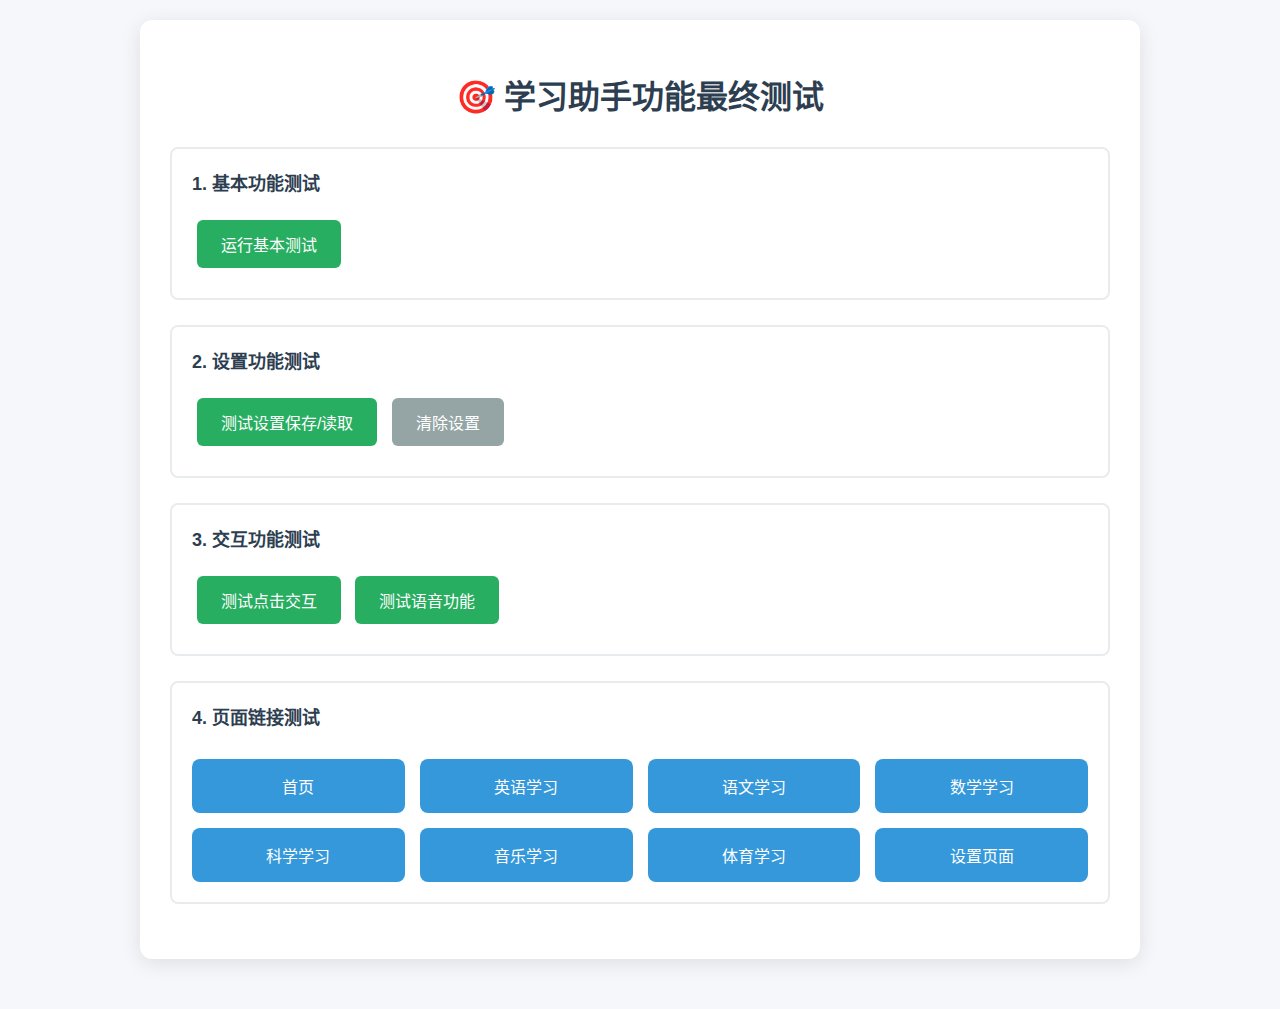
<file: final-test.html>
<!DOCTYPE html>
<html lang="zh-CN">
<head>
    <meta charset="UTF-8">
    <meta name="viewport" content="width=device-width, initial-scale=1.0">
    <title>学习助手功能最终测试</title>
    <link rel="stylesheet" href="assets/css/learning-assistant.css">
    <script src="assets/js/learning-assistant.js"></script>
    <script src="test-learning-assistant.js"></script>
    <style>
        body {
            font-family: 'Segoe UI', Tahoma, Geneva, Verdana, sans-serif;
            max-width: 1000px;
            margin: 0 auto;
            padding: 20px;
            background: #f5f7fa;
            color: #333;
        }
        .test-container {
            background: white;
            padding: 30px;
            border-radius: 12px;
            box-shadow: 0 4px 20px rgba(0,0,0,0.1);
            margin-bottom: 30px;
        }
        h1 {
            color: #2c3e50;
            text-align: center;
            margin-bottom: 30px;
        }
        .test-section {
            margin-bottom: 25px;
            padding: 20px;
            border: 2px solid #e9ecef;
            border-radius: 8px;
        }
        .test-title {
            font-size: 18px;
            font-weight: 600;
            color: #2c3e50;
            margin-bottom: 15px;
        }
        .test-result {
            padding: 12px;
            border-radius: 6px;
            margin: 10px 0;
            font-family: 'Courier New', monospace;
        }
        .success {
            background: #d4edda;
            color: #155724;
            border: 1px solid #c3e6cb;
        }
        .error {
            background: #f8d7da;
            color: #721c24;
            border: 1px solid #f5c6cb;
        }
        .info {
            background: #d1ecf1;
            color: #0c5460;
            border: 1px solid #bee5eb;
        }
        .page-links {
            display: grid;
            grid-template-columns: repeat(auto-fit, minmax(200px, 1fr));
            gap: 15px;
            margin-top: 30px;
        }
        .page-link {
            display: block;
            padding: 15px;
            background: #3498db;
            color: white;
            text-decoration: none;
            border-radius: 8px;
            text-align: center;
            transition: background 0.3s;
        }
        .page-link:hover {
            background: #2980b9;
        }
        .btn {
            padding: 12px 24px;
            background: #27ae60;
            color: white;
            border: none;
            border-radius: 6px;
            cursor: pointer;
            font-size: 16px;
            margin: 10px 5px;
        }
        .btn:hover {
            background: #219a52;
        }
        .btn-secondary {
            background: #95a5a6;
        }
        .btn-secondary:hover {
            background: #7f8c8d;
        }
    </style>
</head>
<body>
    <div class="test-container">
        <h1>🎯 学习助手功能最终测试</h1>
        
        <div class="test-section">
            <div class="test-title">1. 基本功能测试</div>
            <button class="btn" onclick="runBasicTests()">运行基本测试</button>
            <div id="basicTestResults"></div>
        </div>

        <div class="test-section">
            <div class="test-title">2. 设置功能测试</div>
            <button class="btn" onclick="testSettings()">测试设置保存/读取</button>
            <button class="btn btn-secondary" onclick="clearSettings()">清除设置</button>
            <div id="settingsTestResults"></div>
        </div>

        <div class="test-section">
            <div class="test-title">3. 交互功能测试</div>
            <button class="btn" onclick="testInteraction()">测试点击交互</button>
            <button class="btn" onclick="testSpeech()">测试语音功能</button>
            <div id="interactionTestResults"></div>
        </div>

        <div class="test-section">
            <div class="test-title">4. 页面链接测试</div>
            <div class="page-links">
                <a href="index.html" class="page-link" target="_blank">首页</a>
                <a href="english.html" class="page-link" target="_blank">英语学习</a>
                <a href="chinese.html" class="page-link" target="_blank">语文学习</a>
                <a href="math.html" class="page-link" target="_blank">数学学习</a>
                <a href="science.html" class="page-link" target="_blank">科学学习</a>
                <a href="music.html" class="page-link" target="_blank">音乐学习</a>
                <a href="pe.html" class="page-link" target="_blank">体育学习</a>
                <a href="test-assistant.html" class="page-link" target="_blank">设置页面</a>
            </div>
        </div>
    </div>

    <!-- 学习助手组件 -->
    <div class="learning-assistant" id="learningAssistant">
        <img src="assets/logo/bear.png" alt="学习助手" class="assistant-image">
    </div>
    <div class="assistant-speech-bubble" id="assistantSpeechBubble">点击我测试功能！</div>

    <script>
        function runBasicTests() {
            const results = document.getElementById('basicTestResults');
            results.innerHTML = '';
            
            // 运行测试脚本
            try {
                // 创建临时console输出捕获
                const originalConsole = console.log;
                let testOutput = '';
                console.log = function(message) {
                    testOutput += message + '\n';
                    originalConsole.apply(console, arguments);
                };
                
                // 执行测试
                eval(document.querySelector('script[src="test-learning-assistant.js"]').innerHTML);
                
                // 恢复console
                console.log = originalConsole;
                
                // 显示结果
                const lines = testOutput.split('\n');
                lines.forEach(line => {
                    if (line.trim()) {
                        const div = document.createElement('div');
                        div.className = 'test-result ' + (line.includes('✅') ? 'success' : 
                            line.includes('❌') ? 'error' : 'info');
                        div.textContent = line;
                        results.appendChild(div);
                    }
                });
                
            } catch (error) {
                const div = document.createElement('div');
                div.className = 'test-result error';
                div.textContent = '测试执行错误: ' + error.message;
                results.appendChild(div);
            }
        }

        function testSettings() {
            const results = document.getElementById('settingsTestResults');
            results.innerHTML = '';
            
            if (typeof window.learningAssistant === 'undefined') {
                results.innerHTML = '<div class="test-result error">学习助手未初始化</div>';
                return;
            }
            
            // 测试设置保存
            const testSettings = {
                enabled: true,
                animal: 'cat',
                size: 120,
                opacity: 90,
                floatAnimation: true,
                clickInteraction: true,
                voiceEncouragement: true
            };
            
            window.learningAssistant.saveSettings(testSettings);
            const savedSettings = window.learningAssistant.getSettings();
            
            if (JSON.stringify(savedSettings) === JSON.stringify(testSettings)) {
                results.innerHTML = '<div class="test-result success">✅ 设置保存和读取功能正常</div>';
                results.innerHTML += '<div class="test-result info">当前设置: ' + JSON.stringify(savedSettings, null, 2) + '</div>';
            } else {
                results.innerHTML = '<div class="test-result error">❌ 设置功能异常</div>';
            }
        }

        function clearSettings() {
            if (typeof window.learningAssistant !== 'undefined') {
                localStorage.removeItem('assistantSettings');
                const results = document.getElementById('settingsTestResults');
                results.innerHTML = '<div class="test-result info">设置已清除</div>';
            }
        }

        function testInteraction() {
            const results = document.getElementById('interactionTestResults');
            results.innerHTML = '';
            
            if (typeof window.learningAssistant === 'undefined') {
                results.innerHTML = '<div class="test-result error">学习助手未初始化</div>';
                return;
            }
            
            // 模拟点击
            try {
                window.learningAssistant.showEncouragement();
                results.innerHTML = '<div class="test-result success">✅ 点击交互功能正常</div>';
            } catch (error) {
                results.innerHTML = '<div class="test-result error">❌ 交互功能异常: ' + error.message + '</div>';
            }
        }

        function testSpeech() {
            const results = document.getElementById('interactionTestResults');
            results.innerHTML = '';
            
            if (typeof window.learningAssistant === 'undefined') {
                results.innerHTML = '<div class="test-result error">学习助手未初始化</div>';
                return;
            }
            
            if ('speechSynthesis' in window) {
                results.innerHTML = '<div class="test-result success">✅ 语音合成API可用</div>';
                
                // 测试语音功能
                try {
                    window.learningAssistant.speakEncouragement();
                    results.innerHTML += '<div class="test-result info">语音功能测试中...</div>';
                } catch (error) {
                    results.innerHTML += '<div class="test-result error">❌ 语音功能异常: ' + error.message + '</div>';
                }
            } else {
                results.innerHTML = '<div class="test-result error">❌ 浏览器不支持语音合成</div>';
            }
        }

        // 页面加载后自动运行基本测试
        window.addEventListener('DOMContentLoaded', function() {
            setTimeout(runBasicTests, 1000);
        });
    </script>
</body>
</html>
</file>
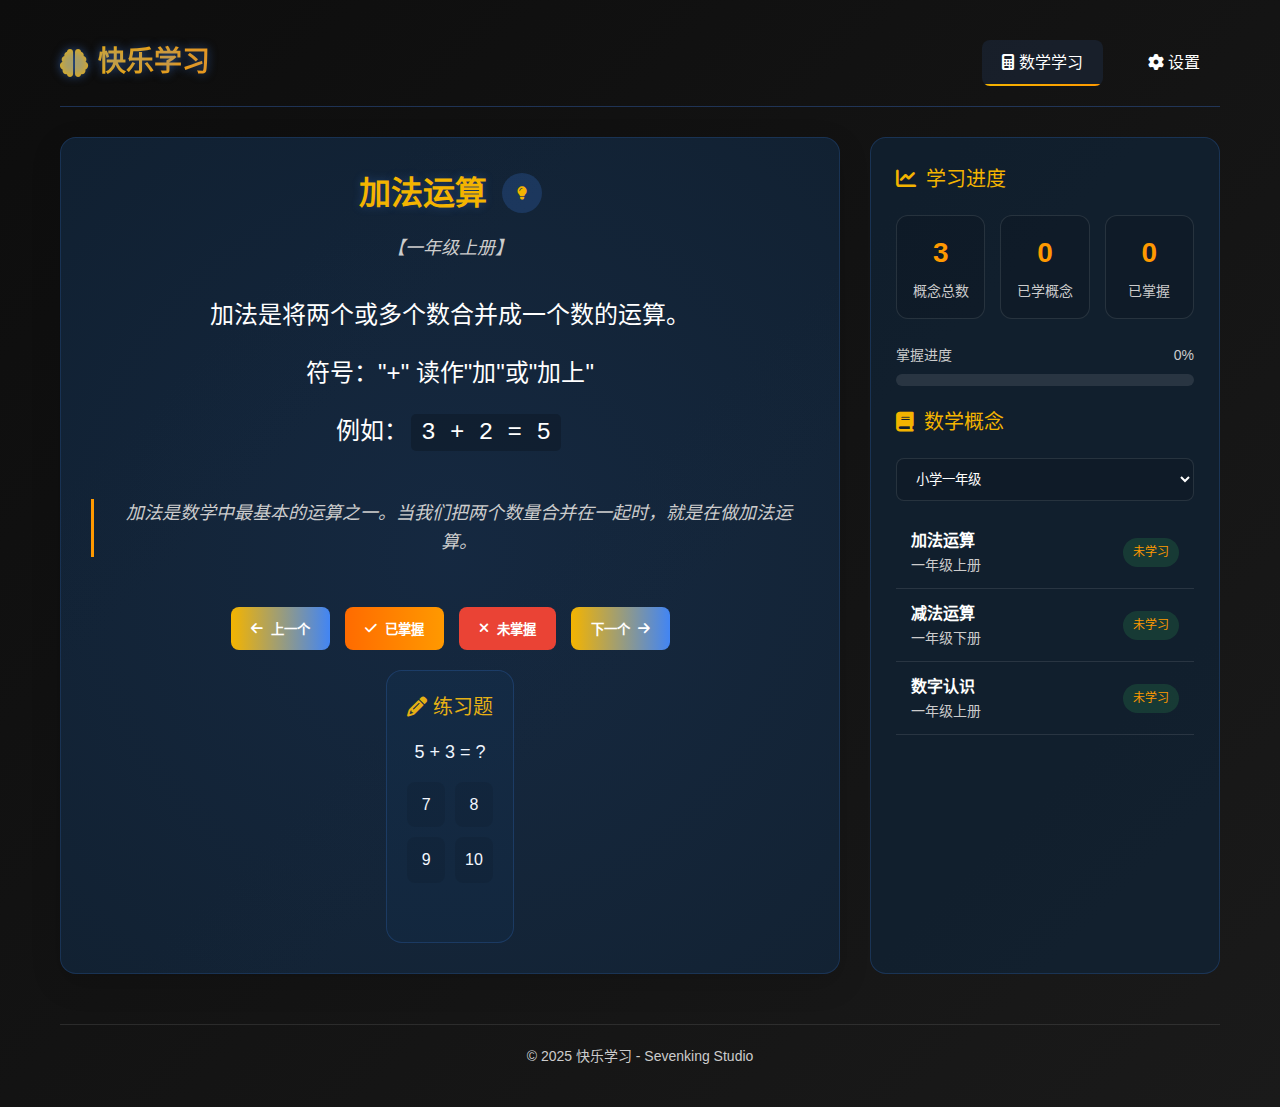
<file: math.html>
<!DOCTYPE html>
<html lang="zh-CN">
<head>
    <meta charset="UTF-8">
    <meta name="viewport" content="width=device-width, initial-scale=1.0">
    <title>快乐学习 - 小学数学</title>
    <link rel="stylesheet" href="https://cdnjs.cloudflare.com/ajax/libs/font-awesome/6.4.0/css/all.min.css">
    <style>
        :root {
            --primary: #f4b400;
            --secondary: #ff9900;
            --accent: #ea4335;
            --success: #ff6b00;
            --warning: #ea4335;
            --info: #4285f4;
            --dark: #1a1a1a;
            --darker: #0d0d0d;
            --card-bg: rgba(40, 40, 40, 0.8);
            --text: #ffffff;
            --text-secondary: #cccccc;
            --transition: all 0.3s ease;
            --bg-color: #1a1a1a;
            --text-color: #ffffff;
            --card-bg-color: rgba(15, 35, 55, 0.7);
            --font-size: 16px;
        }
        
        .light-theme {
            --bg-color: #f0f2f5;
            --text-color: #222;
            --card-bg-color: rgba(255, 255, 255, 0.95);
            --primary: #0078d4;
            --secondary: #00bfae;
            --accent: #ff6b6b;
            --success: #43a047;
            --warning: #ff9800;
            --info: #1976d2;
            --dark: #f5f7fa;
            --darker: #e3e8ef;
            --text-secondary: #6b7280;
        }

        * {
            margin: 0;
            padding: 0;
            box-sizing: border-box;
            font-family: 'Segoe UI', 'Microsoft YaHei', Tahoma, Geneva, Verdana, sans-serif;
        }
        
        body {
            background: linear-gradient(135deg, var(--darker), var(--dark));
            color: var(--text);
            min-height: 100vh;
            line-height: 1.6;
            overflow-x: hidden;
            background-color: var(--bg-color);
            color: var(--text-color);
            font-size: var(--font-size);
            transition: background-color 0.3s ease, color 0.3s ease;
        }
        
        .container {
            max-width: 1200px;
            margin: 0 auto;
            padding: 20px;
        }
        
        /* 导航样式 */
        .nav-container {
            display: flex;
            justify-content: space-between;
            align-items: center;
            padding: 20px 0;
            border-bottom: 1px solid rgba(66, 133, 244, 0.3);
            margin-bottom: 30px;
        }
        
        .logo {
            display: flex;
            align-items: center;
            gap: 10px;
            font-size: 28px;
            font-weight: 700;
            background: linear-gradient(90deg, var(--primary), var(--secondary));
            background-clip: text;
            -webkit-text-fill-color: transparent;
            text-shadow: 0 0 10px rgba(66, 133, 244, 0.5);
            cursor: pointer;
        }
        
        .nav-links {
            display: flex;
            gap: 25px;
        }
        
        .nav-link {
            padding: 10px 20px;
            border-radius: 8px;
            cursor: pointer;
            transition: var(--transition);
            position: relative;
            overflow: hidden;
        }
        
        .nav-link::before {
            content: '';
            position: absolute;
            bottom: 0;
            left: 0;
            width: 0;
            height: 2px;
            background: linear-gradient(90deg, var(--primary), var(--secondary));
            transition: var(--transition);
        }
        
        .nav-link:hover::before {
            width: 100%;
        }
        
        .nav-link.active {
            background: rgba(66, 133, 244, 0.1);
        }
        
        .nav-link.active::before {
            width: 100%;
        }
        
        /* 页面内容 */
        .page {
            display: none;
            animation: fadeIn 0.5s ease;
        }
        
        .page.active {
            display: block;
        }
        
        @keyframes fadeIn {
            from { opacity: 0; transform: translateY(20px); }
            to { opacity: 1; transform: translateY(0); }
        }
        
        /* 主页样式 */
        .main-content {
            display: grid;
            grid-template-columns: 1fr 350px;
            gap: 30px;
        }
        
        .math-card {
            background: var(--card-bg-color);
            border-radius: 16px;
            padding: 30px;
            box-shadow: 0 10px 30px rgba(0, 0, 0, 0.15);
            position: relative;
            overflow: hidden;
            min-height: 400px;
            display: flex;
            flex-direction: column;
            justify-content: center;
            align-items: center;
            transition: transform 0.3s ease, box-shadow 0.3s ease;
            border: 1px solid rgba(66, 133, 244, 0.2);
            text-align: center;
        }
        
        .math-card:hover {
            transform: translateY(-5px);
            box-shadow: 0 15px 35px rgba(0, 0, 0, 0.2);
        }
        
        .math-card::before {
            content: '';
            position: absolute;
            top: -50%;
            left: -50%;
            width: 200%;
            height: 200%;
            background: radial-gradient(circle, rgba(66, 133, 244, 0.1) 0%, transparent 70%);
            transform: rotate(30deg);
            z-index: 0;
        }
        
        .title-container {
            display: flex;
            align-items: center;
            justify-content: center;
            gap: 15px;
            margin-bottom: 15px;
            position: relative;
            z-index: 1;
        }
        
        .math-title {
            font-size: 32px;
            font-weight: 700;
            color: var(--primary);
            text-shadow: 0 0 10px rgba(66, 133, 244, 0.3);
        }
        
        .example-btn {
            background: rgba(66, 133, 244, 0.2);
            border: none;
            border-radius: 50%;
            width: 40px;
            height: 40px;
            display: flex;
            align-items: center;
            justify-content: center;
            cursor: pointer;
            transition: var(--transition);
            color: var(--primary);
        }
        
        .example-btn:hover {
            background: rgba(66, 133, 244, 0.3);
            transform: scale(1.1);
        }
        
        .math-category {
            font-size: 18px;
            color: var(--text-secondary);
            margin-bottom: 30px;
            position: relative;
            z-index: 1;
            font-style: italic;
        }
        
        .math-content {
            font-size: 24px;
            line-height: 1.8;
            margin-bottom: 30px;
            position: relative;
            z-index: 1;
        }
        
        .math-line {
            margin-bottom: 15px;
            display: block;
        }
        
        .math-explanation {
            font-style: italic;
            color: var(--text-secondary);
            text-align: center;
            margin-bottom: 30px;
            position: relative;
            z-index: 1;
            border-left: 3px solid var(--secondary);
            padding-left: 15px;
            font-size: 18px;
        }
        
        .card-controls {
            display: flex;
            gap: 15px;
            margin-top: 20px;
            position: relative;
            z-index: 1;
            flex-wrap: wrap;
            justify-content: center;
        }
        
        .btn {
            padding: 12px 20px;
            border: none;
            border-radius: 8px;
            cursor: pointer;
            font-weight: 600;
            transition: var(--transition);
            display: flex;
            align-items: center;
            gap: 8px;
        }
        
        .btn-primary {
            background: linear-gradient(90deg, var(--primary), var(--info));
            color: white;
        }
        
        .btn-primary:hover {
            box-shadow: 0 0 15px rgba(66, 133, 244, 0.5);
            transform: translateY(-2px);
        }
        
        .btn-success {
            background: linear-gradient(90deg, var(--success), var(--secondary));
            color: white;
        }
        
        .btn-success:hover {
            box-shadow: 0 0 15px rgba(76, 175, 80, 0.5);
            transform: translateY(-2px);
        }
        
        .btn-warning {
            background: linear-gradient(90deg, var(--warning), var(--accent));
            color: white;
        }
        
        .btn-warning:hover {
            box-shadow: 0 0 15px rgba(251, 188, 5, 0.5);
            transform: translateY(-2px);
        }
        
        .btn-secondary {
            background: transparent;
            color: var(--text-color);
            border: 1px solid rgba(255, 255, 255, 0.3);
        }
        
        .btn-secondary:hover {
            border-color: var(--primary);
            box-shadow: 0 0 15px rgba(66, 133, 244, 0.3);
        }
        
        /* 进度容器 */
        .progress-container {
            background: var(--card-bg-color);
            border-radius: 16px;
            padding: 25px;
            border: 1px solid rgba(66, 133, 244, 0.2);
        }
        
        .progress-title {
            font-size: 20px;
            margin-bottom: 20px;
            color: var(--primary);
            display: flex;
            align-items: center;
            gap: 10px;
        }
        
        .stats {
            display: grid;
            grid-template-columns: 1fr 1fr 1fr;
            gap: 15px;
            margin-bottom: 25px;
        }
        
        .stat-card {
            background: rgba(0, 0, 0, 0.1);
            border-radius: 12px;
            padding: 15px;
            text-align: center;
            border: 1px solid rgba(255, 255, 255, 0.1);
        }
        
        .stat-value {
            font-size: 28px;
            font-weight: 700;
            color: var(--secondary);
            margin-bottom: 5px;
        }
        
        .stat-label {
            font-size: 14px;
            color: var(--text-secondary);
        }
        
        .progress-bar-container {
            margin: 20px 0;
        }
        
        .progress-info {
            display: flex;
            justify-content: space-between;
            margin-bottom: 8px;
            color: var(--text-secondary);
            font-size: 14px;
        }
        
        .progress-bar {
            height: 12px;
            background: rgba(255, 255, 255, 0.1);
            border-radius: 10px;
            overflow: hidden;
        }
        
        .progress-fill {
            height: 100%;
            background: linear-gradient(90deg, var(--primary), var(--secondary));
            border-radius: 10px;
            width: 0%;
            box-shadow: 0 0 10px rgba(66, 133, 244, 0.3);
            transition: width 0.5s ease;
        }
        
        /* 数学概念选集 */
        .concept-selector {
            margin-top: 20px;
        }
        
        .concept-list {
            max-height: 300px;
            overflow-y: auto;
            margin-top: 15px;
        }
        
        .concept-item {
            padding: 12px 15px;
            border-bottom: 1px solid rgba(255, 255, 255, 0.1);
            display: flex;
            justify-content: space-between;
            align-items: center;
            cursor: pointer;
            transition: var(--transition);
        }
        
        .concept-item:hover {
            background: rgba(66, 133, 244, 0.1);
        }
        
        .concept-item.mastered {
            border-left: 4px solid var(--secondary);
        }
        
        .concept-item .concept-name {
            font-weight: 600;
        }
        
        .concept-item .concept-category {
            font-size: 14px;
            color: var(--text-secondary);
            margin: 0;
        }
        
        .concept-item-status {
            display: flex;
            justify-content: flex-end;
        }
        
        .status-badge {
            padding: 5px 10px;
            border-radius: 20px;
            font-size: 12px;
            background: rgba(52, 168, 83, 0.2);
            color: var(--secondary);
        }
        
        /* 练习题样式 */
        .exercise-container {
            background: var(--card-bg-color);
            border-radius: 16px;
            padding: 20px;
            margin-top: 20px;
            border: 1px solid rgba(66, 133, 244, 0.2);
        }
        
        .exercise-title {
            font-size: 20px;
            margin-bottom: 15px;
            color: var(--primary);
        }
        
        .exercise-question {
            font-size: 18px;
            margin-bottom: 15px;
        }
        
        .exercise-options {
            display: grid;
            grid-template-columns: 1fr 1fr;
            gap: 10px;
            margin-bottom: 15px;
        }
        
        .exercise-option {
            padding: 10px;
            border-radius: 8px;
            background: rgba(0, 0, 0, 0.1);
            cursor: pointer;
            transition: var(--transition);
            text-align: center;
        }
        
        .exercise-option:hover {
            background: rgba(66, 133, 244, 0.1);
        }
        
        .exercise-option.correct {
            background: rgba(52, 168, 83, 0.3);
        }
        
        .exercise-option.incorrect {
            background: rgba(234, 67, 53, 0.3);
        }
        
        .exercise-result {
            text-align: center;
            font-weight: bold;
            margin-top: 15px;
            min-height: 24px;
        }

        .form-control {
            width: 100%;
            background: rgba(0, 0, 0, 0.1);
            border: 1px solid rgba(255, 255, 255, 0.1);
            color: var(--text-color);
            padding: 12px 15px;
            border-radius: 8px;
            transition: var(--transition);
        }

        .form-control:focus {
            outline: none;
            border-color: var(--primary);
            box-shadow: 0 0 15px rgba(234, 67, 53, 0.25);
        }

        .form-control option {
            background: var(--card-bg-color);
            color: var(--text-color);
            padding: 8px 12px;
        }

        .form-control option:hover,
        .form-control option:focus,
        .form-control option:checked {
            background: var(--primary);
            color: white;
        }
        
        /* 响应式设计 */
        @media (max-width: 900px) {
            .main-content {
                grid-template-columns: 1fr;
            }
            
            .nav-container {
                flex-direction: column;
                gap: 20px;
            }
            
            .stats {
                grid-template-columns: 1fr 1fr;
            }
            
            .exercise-options {
                grid-template-columns: 1fr;
            }
        }
        
        @media (max-width: 600px) {
            .stats {
                grid-template-columns: 1fr;
            }
            
            .nav-links {
                flex-direction: column;
                gap: 10px;
            }
            
            .card-controls {
                flex-direction: column;
            }
            
            .btn {
                width: 100%;
            }
            
            .math-content {
                font-size: 20px;
            }
            
            .math-title {
                font-size: 26px;
            }
            
            .title-container {
                flex-direction: column;
                gap: 10px;
            }
        }
        
        /* 动画效果 */
        @keyframes pulse {
            0% { box-shadow: 0 0 0 0 rgba(66, 133, 244, 0.7); }
            70% { box-shadow: 0 0 0 10px rgba(66, 133, 244, 0); }
            100% { box-shadow: 0 0 0 0 rgba(66, 133, 244, 0); }
        }
        
        .pulse {
            animation: pulse 2s infinite;
        }
        
        footer {
            text-align: center;
            margin-top: 50px;
            padding: 20px;
            color: var(--text-secondary);
            font-size: 14px;
            border-top: 1px solid rgba(255, 255, 255, 0.1);
        }
        
        .loading {
            text-align: center;
            padding: 20px;
            color: var(--text-secondary);
        }
        
        .error-message {
            text-align: center;
            padding: 10px;
            color: var(--primary);
            background: rgba(66, 133, 244, 0.1);
            border-radius: 8px;
            margin-top: 10px;
        }
        
        .formula {
            font-family: 'Courier New', monospace;
            background: rgba(0, 0, 0, 0.2);
            padding: 5px 10px;
            border-radius: 5px;
            margin: 0 3px;
        }
    </style>
    <script src="common.js"></script>
</head>
<body>
    <div class="container">
        <div class="nav-container">
            <div class="logo" id="homeLink">
                <i class="fas fa-brain"></i>
                <span>快乐学习</span>
            </div>
            
            <div class="nav-links">
                <div class="nav-link active" data-page="math">
                    <i class="fas fa-calculator"></i>
                    <span>数学学习</span>
                </div>
                <div class="nav-link" data-page="settings">
                    <i class="fas fa-cog"></i>
                    <span>设置</span>
                </div>
            </div>
        </div>
        
        <!-- 数学学习页面 -->
        <div class="page active" id="mathPage">
            <div class="main-content">
                <div class="math-card">
                    <div class="title-container">
                        <h2 class="math-title" id="mathTitle">加法运算</h2>
                        <button class="example-btn" id="exampleBtn" title="显示示例">
                            <i class="fas fa-lightbulb"></i>
                        </button>
                    </div>
                    <div class="math-category" id="mathCategory">【一年级上册】</div>
                    
                    <div class="math-content" id="mathContent">
                        <span class="math-line">加法是将两个或多个数合并成一个数的运算。</span>
                        <span class="math-line">符号："+" 读作"加"或"加上"</span>
                        <span class="math-line">例如：<span class="formula">3 + 2 = 5</span></span>
                    </div>
                    
                    <div class="math-explanation" id="mathExplanation">
                        加法是数学中最基本的运算之一。当我们把两个数量合并在一起时，就是在做加法运算。
                    </div>
                    
                    <div class="card-controls">
                        <button class="btn btn-primary" id="prevBtn">
                            <i class="fas fa-arrow-left"></i>
                            <span>上一个</span>
                        </button>
                        <button class="btn btn-success" id="knowBtn">
                            <i class="fas fa-check"></i>
                            <span>已掌握</span>
                        </button>
                        <button class="btn btn-warning" id="notKnowBtn">
                            <i class="fas fa-times"></i>
                            <span>未掌握</span>
                        </button>
                        <button class="btn btn-primary" id="nextBtn">
                            <span>下一个</span>
                            <i class="fas fa-arrow-right"></i>
                        </button>
                    </div>
                    
                    <div class="exercise-container" id="exerciseContainer">
                        <div class="exercise-title">
                            <i class="fas fa-pencil-alt"></i>
                            <span>练习题</span>
                        </div>
                        <div class="exercise-question" id="exerciseQuestion">5 + 3 = ?</div>
                        <div class="exercise-options" id="exerciseOptions">
                            <div class="exercise-option" data-value="7">7</div>
                            <div class="exercise-option" data-value="8">8</div>
                            <div class="exercise-option" data-value="9">9</div>
                            <div class="exercise-option" data-value="10">10</div>
                        </div>
                        <div class="exercise-result" id="exerciseResult"></div>
                    </div>
                </div>
                
                <div class="progress-container">
                    <div class="progress-title">
                        <i class="fas fa-chart-line"></i>
                        <span>学习进度</span>
                    </div>
                    
                    <div class="stats">
                        <div class="stat-card">
                            <div class="stat-value" id="totalCount">25</div>
                            <div class="stat-label">概念总数</div>
                        </div>
                        <div class="stat-card">
                            <div class="stat-value" id="learnedCount">8</div>
                            <div class="stat-label">已学概念</div>
                        </div>
                        <div class="stat-card">
                            <div class="stat-value" id="masteredCount">5</div>
                            <div class="stat-label">已掌握</div>
                        </div>
                    </div>
                    
                    <div class="progress-bar-container">
                        <div class="progress-info">
                            <span>掌握进度</span>
                            <span id="progressPercentage">32%</span>
                        </div>
                        <div class="progress-bar">
                            <div class="progress-fill" id="progressFill" style="width: 32%"></div>
                        </div>
                    </div>
                    
                    <div class="progress-title">
                        <i class="fas fa-book"></i>
                        <span>数学概念</span>
                    </div>
                    
                    <select class="form-control" id="gradeSelector">
                        <option value="grade1">小学一年级</option>
                        <option value="grade2">小学二年级</option>
                        <option value="grade3">小学三年级</option>
                        <option value="grade4">小学四年级</option>
                        <option value="grade5">小学五年级</option>
                        <option value="grade6">小学六年级</option>
                    </select>
                    
                    <div class="concept-list" id="conceptList">
                        <div class="loading">
                            <i class="fas fa-spinner fa-spin"></i>
                            <span>加载概念列表中...</span>
                        </div>
                    </div>
                </div>
            </div>
        </div>
        
        <footer>
            <p>© 2025 快乐学习 - Sevenking Studio</p>
        </footer>
    </div>

    <script>
        // 数学概念数据
        const mathData = {
            grade1: [
                {
                    title: "加法运算",
                    category: "【一年级上册】",
                    content: ["加法是将两个或多个数合并成一个数的运算。", "符号：\"+\" 读作\"加\"或\"加上\"", "例如：<span class='formula'>3 + 2 = 5</span>"],
                    explanation: "加法是数学中最基本的运算之一。当我们把两个数量合并在一起时，就是在做加法运算。",
                    exercise: {
                        question: "5 + 3 = ?",
                        options: ["7", "8", "9", "10"],
                        answer: "8"
                    }
                },
                {
                    title: "减法运算",
                    category: "【一年级下册】",
                    content: ["减法是从一个数中去掉另一个数的运算。", "符号：\"-\" 读作\"减\"或\"减去\"", "例如：<span class='formula'>5 - 2 = 3</span>"],
                    explanation: "减法是与加法相反的运算。当我们从一个数量中取出部分时，就是在做减法运算。",
                    exercise: {
                        question: "7 - 2 = ?",
                        options: ["4", "5", "6", "7"],
                        answer: "5"
                    }
                },
                {
                    title: "数字认识",
                    category: "【一年级上册】",
                    content: ["数字0-9的认识和书写", "数字的大小比较", "数字的顺序排列"],
                    explanation: "数字是表示数量的符号，学会认识和书写数字是数学学习的基础。",
                    exercise: {
                        question: "下列哪个数字最大？",
                        options: ["3", "7", "5", "2"],
                        answer: "7"
                    }
                }
            ],
            grade2: [
                {
                    title: "乘法初步",
                    category: "【二年级上册】",
                    content: ["乘法是相同数连加的简便运算。", "符号：\"×\" 读作\"乘\"或\"乘以\"", "例如：<span class='formula'>3 × 4 = 12</span>"],
                    explanation: "乘法可以理解为重复加法，比如3×4就是3+3+3+3，结果是12。",
                    exercise: {
                        question: "4 × 5 = ?",
                        options: ["16", "18", "20", "22"],
                        answer: "20"
                    }
                },
                {
                    title: "除法初步",
                    category: "【二年级下册】",
                    content: ["除法是平均分物品的运算。", "符号：\"÷\" 读作\"除以\"", "例如：<span class='formula'>12 ÷ 4 = 3</span>"],
                    explanation: "除法是将一个数平均分成若干等份，求每份是多少的运算。",
                    exercise: {
                        question: "18 ÷ 3 = ?",
                        options: ["5", "6", "7", "8"],
                        answer: "6"
                    }
                }
            ],
            grade3: [
                {
                    title: "分数初步",
                    category: "【三年级上册】",
                    content: ["分数表示一个整体中的一部分", "分数由分子和分母组成", "例如：<span class='formula'>1/2</span> 表示一半"],
                    explanation: "分数是表示部分与整体关系的数，分母表示整体被分成的份数，分子表示取出的份数。",
                    exercise: {
                        question: "1/2 + 1/2 = ?",
                        options: ["1/4", "1/2", "1", "2"],
                        answer: "1"
                    }
                },
                {
                    title: "时间计算",
                    category: "【三年级下册】",
                    content: ["认识时钟和日历", "时间单位：时、分、秒", "时间的基本计算"],
                    explanation: "时间是生活中的重要概念，学会读写时间和进行简单的时间计算非常实用。",
                    exercise: {
                        question: "2小时30分钟等于多少分钟？",
                        options: ["120", "150", "180", "210"],
                        answer: "150"
                    }
                }
            ]
        };

        let currentGrade = 'grade1';
        let currentConceptIndex = 0;
        let learnedConcepts = {};
        let masteredConcepts = {};

        // DOM元素
        const mathTitleElement = document.getElementById('mathTitle');
        const mathCategoryElement = document.getElementById('mathCategory');
        const mathContentElement = document.getElementById('mathContent');
        const mathExplanationElement = document.getElementById('mathExplanation');
        const gradeSelectorElement = document.getElementById('gradeSelector');
        const exampleBtnElement = document.getElementById('exampleBtn');
        const knowBtnElement = document.getElementById('knowBtn');
        const notKnowBtnElement = document.getElementById('notKnowBtn');
        const nextBtnElement = document.getElementById('nextBtn');
        const prevBtnElement = document.getElementById('prevBtn');
        const totalCountElement = document.getElementById('totalCount');
        const learnedCountElement = document.getElementById('learnedCount');
        const masteredCountElement = document.getElementById('masteredCount');
        const progressFillElement = document.getElementById('progressFill');
        const progressPercentageElement = document.getElementById('progressPercentage');
        const conceptListElement = document.getElementById('conceptList');
        const exerciseQuestionElement = document.getElementById('exerciseQuestion');
        const exerciseOptionsElement = document.getElementById('exerciseOptions');
        const exerciseResultElement = document.getElementById('exerciseResult');
        const navLinks = document.querySelectorAll('.nav-link');
        const pages = document.querySelectorAll('.page');
        const homeLink = document.getElementById('homeLink');

        // 初始化
        function init() {
            syncThemeFromIndex();
            
            // 加载学习进度
            loadProgress();
            
            // 初始化UI
            showCurrentConcept();
            updateProgress();
            updateConceptList();
            setupExercise();
            
            // 设置事件监听
            setupEventListeners();
        }

        function syncThemeFromIndex() {
            function applyTheme(theme) {
                if (theme === 'light') {
                    document.body.classList.add('light-theme');
                } else if (theme === 'dark') {
                    document.body.classList.remove('light-theme');
                } else if (theme === 'auto') {
                    const prefersDark = window.matchMedia('(prefers-color-scheme: dark)').matches;
                    if (prefersDark) {
                        document.body.classList.remove('light-theme');
                    } else {
                        document.body.classList.add('light-theme');
                    }
                }
            }
            const theme = localStorage.getItem('theme') || 'dark';
            applyTheme(theme);
            // 监听系统主题变化
            window.matchMedia('(prefers-color-scheme: dark)').addEventListener('change', e => {
                if ((localStorage.getItem('theme') || 'dark') === 'auto') {
                    applyTheme('auto');
                }
            });
        }

        // 设置事件监听
        function setupEventListeners() {
            // 年级选择
            gradeSelectorElement.addEventListener('change', handleGradeChange);
            
            // 控制按钮
            exampleBtnElement.addEventListener('click', showExample);
            knowBtnElement.addEventListener('click', markAsMastered);
            notKnowBtnElement.addEventListener('click', markAsNotMastered);
            nextBtnElement.addEventListener('click', showNextConcept);
            prevBtnElement.addEventListener('click', showPrevConcept);
            
            // 导航链接
            setupNavLinks(navLinks, pages);
            
            // 主页链接
            setupHomeLink('homeLink', 'index.html');
        }

        // 切换页面
        function switchPage(pageId) {
            switchPageCommon(pageId, navLinks, pages);
        }

        // 显示当前概念
        function showCurrentConcept() {
            const conceptData = mathData[currentGrade][currentConceptIndex];
            mathTitleElement.textContent = conceptData.title;
            mathCategoryElement.textContent = conceptData.category;
            
            // 清空原有内容
            mathContentElement.innerHTML = '';
            
            // 添加概念内容
            conceptData.content.forEach(line => {
                const lineElement = document.createElement('span');
                lineElement.className = 'math-line';
                lineElement.innerHTML = line;
                mathContentElement.appendChild(lineElement);
            });
            
            mathExplanationElement.textContent = conceptData.explanation;
            
            // 更新练习题
            setupExercise();
        }

        // 显示示例
        function showExample() {
            const conceptData = mathData[currentGrade][currentConceptIndex];
            alert(`示例：${conceptData.explanation}`);
        }

        // 设置练习题
        function setupExercise() {
            const conceptData = mathData[currentGrade][currentConceptIndex];
            exerciseQuestionElement.textContent = conceptData.exercise.question;
            
            // 清空原有选项
            exerciseOptionsElement.innerHTML = '';
            
            // 添加选项
            conceptData.exercise.options.forEach(option => {
                const optionElement = document.createElement('div');
                optionElement.className = 'exercise-option';
                optionElement.textContent = option;
                optionElement.setAttribute('data-value', option);
                optionElement.addEventListener('click', checkAnswer);
                exerciseOptionsElement.appendChild(optionElement);
            });
            
            exerciseResultElement.textContent = '';
        }

        // 检查答案
        function checkAnswer(e) {
            const selectedOption = e.target;
            const conceptData = mathData[currentGrade][currentConceptIndex];
            const correctAnswer = conceptData.exercise.answer;
            const selectedAnswer = selectedOption.getAttribute('data-value');
            
            // 清除所有选项的样式
            document.querySelectorAll('.exercise-option').forEach(option => {
                option.classList.remove('correct', 'incorrect');
            });
            
            // 标记正确答案和错误答案
            if (selectedAnswer === correctAnswer) {
                selectedOption.classList.add('correct');
                exerciseResultElement.textContent = '回答正确！👍';
                exerciseResultElement.style.color = 'var(--success)';
            } else {
                selectedOption.classList.add('incorrect');
                document.querySelectorAll('.exercise-option').forEach(option => {
                    if (option.getAttribute('data-value') === correctAnswer) {
                        option.classList.add('correct');
                    }
                });
                exerciseResultElement.textContent = `回答错误，正确答案是：${correctAnswer}`;
                exerciseResultElement.style.color = 'var(--accent)';
            }
        }

        // 标记为已掌握
        function markAsMastered() {
            const conceptTitle = mathData[currentGrade][currentConceptIndex].title;
            masteredConcepts[conceptTitle] = true;
            learnedConcepts[conceptTitle] = true;
            saveProgress();
            updateProgress();
            updateConceptList();
            showNextConcept();
        }

        // 标记为未掌握
        function markAsNotMastered() {
            const conceptTitle = mathData[currentGrade][currentConceptIndex].title;
            masteredConcepts[conceptTitle] = false;
            learnedConcepts[conceptTitle] = true;
            saveProgress();
            updateProgress();
            updateConceptList();
            showNextConcept();
        }

        // 显示下一个概念
        function showNextConcept() {
            currentConceptIndex = (currentConceptIndex + 1) % mathData[currentGrade].length;
            showCurrentConcept();
        }

        // 显示上一个概念
        function showPrevConcept() {
            currentConceptIndex = (currentConceptIndex - 1 + mathData[currentGrade].length) % mathData[currentGrade].length;
            showCurrentConcept();
        }

        // 处理年级变更
        function handleGradeChange() {
            currentGrade = gradeSelectorElement.value;
            currentConceptIndex = 0;
            showCurrentConcept();
            updateProgress();
            updateConceptList();
        }

        // 更新进度显示
        function updateProgress() {
            const totalConcepts = mathData[currentGrade].length;
            const learned = Object.keys(learnedConcepts).filter(title => 
                mathData[currentGrade].some(c => c.title === title)
            ).length;
            const mastered = Object.keys(masteredConcepts).filter(title => 
                masteredConcepts[title] && mathData[currentGrade].some(c => c.title === title)
            ).length;
            
            totalCountElement.textContent = totalConcepts;
            learnedCountElement.textContent = learned;
            masteredCountElement.textContent = mastered;
            
            const progress = totalConcepts > 0 ? (learned / totalConcepts) * 100 : 0;
            progressFillElement.style.width = `${progress}%`;
            progressPercentageElement.textContent = `${Math.round(progress)}%`;
        }

        // 更新概念列表显示
        function updateConceptList() {
            conceptListElement.innerHTML = '';
            
            mathData[currentGrade].forEach((concept, index) => {
                const conceptItem = document.createElement('div');
                conceptItem.className = 'concept-item';
                
                if (masteredConcepts[concept.title]) {
                    conceptItem.classList.add('mastered');
                }
                
                conceptItem.innerHTML = `
                    <div>
                        <div class="concept-name">${concept.title}</div>
                        <div class="concept-category">${concept.category.replace('【', '').replace('】', '')}</div>
                    </div>
                    <div class="concept-item-status">
                        <div class="status-badge">${masteredConcepts[concept.title] ? '已掌握' : (learnedConcepts[concept.title] ? '学习中' : '未学习')}</div>
                    </div>
                `;
                
                conceptItem.addEventListener('click', () => {
                    currentConceptIndex = index;
                    showCurrentConcept();
                });
                
                conceptListElement.appendChild(conceptItem);
            });
        }

        // 保存进度到本地存储
        function saveProgress() {
            localStorage.setItem('learnedConcepts', JSON.stringify(learnedConcepts));
            localStorage.setItem('masteredConcepts', JSON.stringify(masteredConcepts));
        }

        // 从本地存储加载进度
        function loadProgress() {
            const learned = localStorage.getItem('learnedConcepts');
            const mastered = localStorage.getItem('masteredConcepts');
            
            if (learned) {
                learnedConcepts = JSON.parse(learned);
            }
            
            if (mastered) {
                masteredConcepts = JSON.parse(mastered);
            }
        }

        // 初始化应用
        window.addEventListener('DOMContentLoaded', init);
    </script>
</body>
</html>
</file>
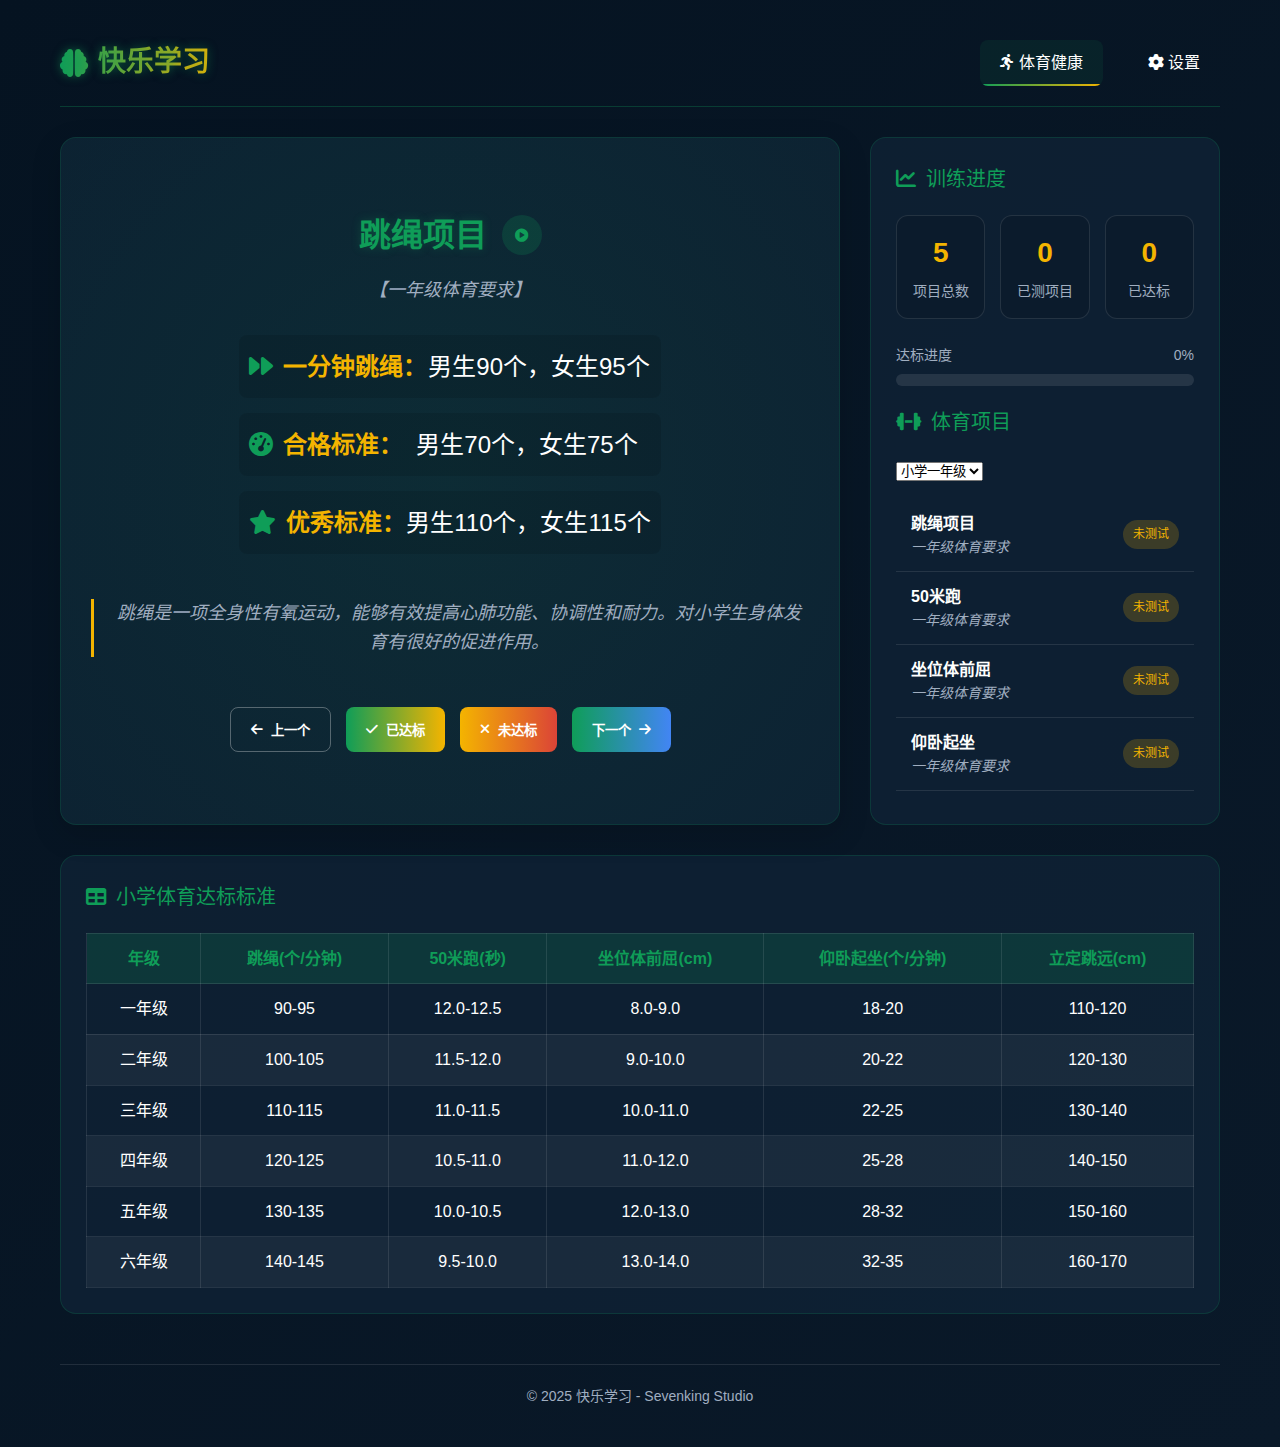
<file: pe.html>
<!DOCTYPE html>
<html lang="zh-CN">

<head>
    <meta charset="UTF-8">
    <meta name="viewport" content="width=device-width, initial-scale=1.0">
    <title>快乐学习 - 小学体育</title>
    <link rel="stylesheet" href="https://cdnjs.cloudflare.com/ajax/libs/font-awesome/6.4.0/css/all.min.css">
    <style>
        :root {
            --primary: #0f9d58;
            --secondary: #f4b400;
            --accent: #db4437;
            --success: #0f9d58;
            --warning: #f4b400;
            --info: #4285f4;
            --dark: #0a1929;
            --darker: #051321;
            --card-bg: rgba(15, 35, 55, 0.7);
            --text: #ffffff;
            --text-secondary: #a0aec0;
            --transition: all 0.3s ease;
            --bg-color: #0a1929;
            --text-color: #ffffff;
            --card-bg-color: rgba(15, 35, 55, 0.7);
            --font-size: 16px;
        }

        .light-theme {
            --bg-color: #f0f2f5;
            --text-color: #222;
            --card-bg-color: rgba(255, 255, 255, 0.95);
            --primary: #0078d4;
            --secondary: #00bfae;
            --accent: #ff6b6b;
            --success: #43a047;
            --warning: #ff9800;
            --info: #1976d2;
            --dark: #f5f7fa;
            --darker: #e3e8ef;
            --text-secondary: #6b7280;
        }

        * {
            margin: 0;
            padding: 0;
            box-sizing: border-box;
            font-family: 'Segoe UI', 'Microsoft YaHei', Tahoma, Geneva, Verdana, sans-serif;
        }

        body {
            background: linear-gradient(135deg, var(--darker), var(--dark));
            color: var(--text);
            min-height: 100vh;
            line-height: 1.6;
            overflow-x: hidden;
            background-color: var(--bg-color);
            color: var(--text-color);
            font-size: var(--font-size);
            transition: background-color 0.3s ease, color 0.3s ease;
        }

        .container {
            max-width: 1200px;
            margin: 0 auto;
            padding: 20px;
        }

        /* 导航样式 */
        .nav-container {
            display: flex;
            justify-content: space-between;
            align-items: center;
            padding: 20px 0;
            border-bottom: 1px solid rgba(15, 157, 88, 0.3);
            margin-bottom: 30px;
        }

        .logo {
            display: flex;
            align-items: center;
            gap: 10px;
            font-size: 28px;
            font-weight: 700;
            background: linear-gradient(90deg, var(--primary), var(--secondary));
            -webkit-background-clip: text;
            -webkit-text-fill-color: transparent;
            text-shadow: 0 0 10px rgba(15, 157, 88, 0.5);
            cursor: pointer;
        }

        .nav-links {
            display: flex;
            gap: 25px;
        }

        .nav-link {
            padding: 10px 20px;
            border-radius: 8px;
            cursor: pointer;
            transition: var(--transition);
            position: relative;
            overflow: hidden;
        }

        .nav-link::before {
            content: '';
            position: absolute;
            bottom: 0;
            left: 0;
            width: 0;
            height: 2px;
            background: linear-gradient(90deg, var(--primary), var(--secondary));
            transition: var(--transition);
        }

        .nav-link:hover::before {
            width: 100%;
        }

        .nav-link.active {
            background: rgba(15, 157, 88, 0.1);
        }

        .nav-link.active::before {
            width: 100%;
        }

        /* 页面内容 */
        .page {
            display: none;
            animation: fadeIn 0.5s ease;
        }

        .page.active {
            display: block;
        }

        @keyframes fadeIn {
            from {
                opacity: 0;
                transform: translateY(20px);
            }

            to {
                opacity: 1;
                transform: translateY(0);
            }
        }

        /* 主页样式 */
        .main-content {
            display: grid;
            grid-template-columns: 1fr 350px;
            gap: 30px;
        }

        .sports-card {
            background: var(--card-bg-color);
            border-radius: 16px;
            padding: 30px;
            box-shadow: 0 10px 30px rgba(0, 0, 0, 0.15);
            position: relative;
            overflow: hidden;
            min-height: 400px;
            display: flex;
            flex-direction: column;
            justify-content: center;
            align-items: center;
            transition: transform 0.3s ease, box-shadow 0.3s ease;
            border: 1px solid rgba(15, 157, 88, 0.2);
            text-align: center;
        }

        .sports-card:hover {
            transform: translateY(-5px);
            box-shadow: 0 15px 35px rgba(0, 0, 0, 0.2);
        }

        .sports-card::before {
            content: '';
            position: absolute;
            top: -50%;
            left: -50%;
            width: 200%;
            height: 200%;
            background: radial-gradient(circle, rgba(15, 157, 88, 0.1) 0%, transparent 70%);
            transform: rotate(30deg);
            z-index: 0;
        }

        .title-container {
            display: flex;
            align-items: center;
            justify-content: center;
            gap: 15px;
            margin-bottom: 15px;
            position: relative;
            z-index: 1;
        }

        .sports-title {
            font-size: 32px;
            font-weight: 700;
            color: var(--primary);
            text-shadow: 0 0 10px rgba(15, 157, 88, 0.3);
        }

        .demo-btn {
            background: rgba(15, 157, 88, 0.2);
            border: none;
            border-radius: 50%;
            width: 40px;
            height: 40px;
            display: flex;
            align-items: center;
            justify-content: center;
            cursor: pointer;
            transition: var(--transition);
            color: var(--primary);
        }

        .demo-btn:hover {
            background: rgba(15, 157, 88, 0.3);
            transform: scale(1.1);
        }

        .sports-category {
            font-size: 18px;
            color: var(--text-secondary);
            margin-bottom: 30px;
            position: relative;
            z-index: 1;
            font-style: italic;
        }

        .sports-content {
            font-size: 24px;
            line-height: 1.8;
            margin-bottom: 30px;
            position: relative;
            z-index: 1;
        }

        .sports-line {
            margin-bottom: 15px;
            display: block;
        }

        .sports-explanation {
            font-style: italic;
            color: var(--text-secondary);
            text-align: center;
            margin-bottom: 30px;
            position: relative;
            z-index: 1;
            border-left: 3px solid var(--secondary);
            padding-left: 15px;
            font-size: 18px;
        }

        .card-controls {
            display: flex;
            gap: 15px;
            margin-top: 20px;
            position: relative;
            z-index: 1;
            flex-wrap: wrap;
            justify-content: center;
        }

        .btn {
            padding: 12px 20px;
            border: none;
            border-radius: 8px;
            cursor: pointer;
            font-weight: 600;
            transition: var(--transition);
            display: flex;
            align-items: center;
            gap: 8px;
        }

        .btn-primary {
            background: linear-gradient(90deg, var(--primary), var(--info));
            color: white;
        }

        .btn-primary:hover {
            box-shadow: 0 0 15px rgba(15, 157, 88, 0.5);
            transform: translateY(-2px);
        }

        .btn-success {
            background: linear-gradient(90deg, var(--success), var(--secondary));
            color: white;
        }

        .btn-success:hover {
            box-shadow: 0 0 15px rgba(15, 157, 88, 0.5);
            transform: translateY(-2px);
        }

        .btn-warning {
            background: linear-gradient(90deg, var(--warning), var(--accent));
            color: white;
        }

        .btn-warning:hover {
            box-shadow: 0 0 15px rgba(244, 180, 0, 0.5);
            transform: translateY(-2px);
        }

        .btn-secondary {
            background: transparent;
            color: var(--text-color);
            border: 1px solid rgba(255, 255, 255, 0.3);
        }

        .btn-secondary:hover {
            border-color: var(--primary);
            box-shadow: 0 0 15px rgba(15, 157, 88, 0.3);
        }

        /* 进度容器 */
        .progress-container {
            background: var(--card-bg-color);
            border-radius: 16px;
            padding: 25px;
            border: 1px solid rgba(15, 157, 88, 0.2);
        }

        .progress-title {
            font-size: 20px;
            margin-bottom: 20px;
            color: var(--primary);
            display: flex;
            align-items: center;
            gap: 10px;
        }

        .stats {
            display: grid;
            grid-template-columns: 1fr 1fr 1fr;
            gap: 15px;
            margin-bottom: 25px;
        }

        .stat-card {
            background: rgba(0, 0, 0, 0.1);
            border-radius: 12px;
            padding: 15px;
            text-align: center;
            border: 1px solid rgba(255, 255, 255, 0.1);
        }

        .stat-value {
            font-size: 28px;
            font-weight: 700;
            color: var(--secondary);
            margin-bottom: 5px;
        }

        .stat-label {
            font-size: 14px;
            color: var(--text-secondary);
        }

        .progress-bar-container {
            margin: 20px 0;
        }

        .progress-info {
            display: flex;
            justify-content: space-between;
            margin-bottom: 8px;
            color: var(--text-secondary);
            font-size: 14px;
        }

        .progress-bar {
            height: 12px;
            background: rgba(255, 255, 255, 0.1);
            border-radius: 10px;
            overflow: hidden;
        }

        .progress-fill {
            height: 100%;
            background: linear-gradient(90deg, var(--primary), var(--secondary));
            border-radius: 10px;
            width: 0%;
            box-shadow: 0 0 10px rgba(15, 157, 88, 0.3);
            transition: width 0.5s ease;
        }

        /* 体育项目列表 */
        .sports-selector {
            margin-top: 20px;
        }

        .sports-list {
            max-height: 300px;
            overflow-y: auto;
            margin-top: 15px;
        }

        .sports-item {
            padding: 12px 15px;
            border-bottom: 1px solid rgba(255, 255, 255, 0.1);
            display: flex;
            justify-content: space-between;
            align-items: center;
            cursor: pointer;
            transition: var(--transition);
        }

        .sports-item:hover {
            background: rgba(15, 157, 88, 0.1);
        }

        .sports-item.mastered {
            border-left: 4px solid var(--secondary);
        }

        .sports-item .sports-name {
            font-weight: 600;
        }

        .sports-item .sports-category {
            font-size: 14px;
            color: var(--text-secondary);
            margin: 0;
        }

        .sports-item-status {
            display: flex;
            justify-content: flex-end;
        }

        .status-badge {
            padding: 5px 10px;
            border-radius: 20px;
            font-size: 12px;
            background: rgba(244, 180, 0, 0.2);
            color: var(--secondary);
        }

        /* 标准表格样式 */
        .standards-table {
            width: 100%;
            border-collapse: collapse;
            margin-top: 20px;
        }

        .standards-table th,
        .standards-table td {
            padding: 12px;
            text-align: center;
            border: 1px solid rgba(255, 255, 255, 0.1);
        }

        .standards-table th {
            background: rgba(15, 157, 88, 0.2);
            color: var(--primary);
        }

        .standards-table tr:nth-child(even) {
            background: rgba(255, 255, 255, 0.05);
        }

        .standards-table tr:hover {
            background: rgba(15, 157, 88, 0.1);
        }

        /* 响应式设计 */
        @media (max-width: 900px) {
            .main-content {
                grid-template-columns: 1fr;
            }

            .nav-container {
                flex-direction: column;
                gap: 20px;
            }

            .stats {
                grid-template-columns: 1fr 1fr;
            }
        }

        @media (max-width: 600px) {
            .stats {
                grid-template-columns: 1fr;
            }

            .nav-links {
                flex-direction: column;
                gap: 10px;
            }

            .card-controls {
                flex-direction: column;
            }

            .btn {
                width: 100%;
            }

            .sports-content {
                font-size: 20px;
            }

            .sports-title {
                font-size: 26px;
            }

            .title-container {
                flex-direction: column;
                gap: 10px;
            }

            .standards-table {
                font-size: 14px;
            }

            .standards-table th,
            .standards-table td {
                padding: 8px 5px;
            }
        }

        /* 动画效果 */
        @keyframes pulse {
            0% {
                box-shadow: 0 0 0 0 rgba(15, 157, 88, 0.7);
            }

            70% {
                box-shadow: 0 0 0 10px rgba(15, 157, 88, 0);
            }

            100% {
                box-shadow: 0 0 0 0 rgba(15, 157, 88, 0);
            }
        }

        .pulse {
            animation: pulse 2s infinite;
        }

        footer {
            text-align: center;
            margin-top: 50px;
            padding: 20px;
            color: var(--text-secondary);
            font-size: 14px;
            border-top: 1px solid rgba(255, 255, 255, 0.1);
        }

        .loading {
            text-align: center;
            padding: 20px;
            color: var(--text-secondary);
        }

        .sports-icon {
            font-size: 24px;
            margin-right: 10px;
            color: var(--primary);
        }

        .requirement-item {
            display: flex;
            align-items: center;
            margin-bottom: 15px;
            padding: 10px;
            background: rgba(0, 0, 0, 0.1);
            border-radius: 8px;
        }

        .requirement-label {
            min-width: 120px;
            font-weight: bold;
            color: var(--secondary);
        }

        .requirement-value {
            flex-grow: 1;
        }
    </style>
</head>

<body>
    <div class="container">
        <div class="nav-container">
            <div class="logo" id="homeLink">
                <i class="fas fa-brain"></i>
                <span>快乐学习</span>
            </div>

            <div class="nav-links">
                <div class="nav-link active" data-page="sports">
                    <i class="fas fa-running"></i>
                    <span>体育健康</span>
                </div>
                <div class="nav-link" data-page="settings">
                    <i class="fas fa-cog"></i>
                    <span>设置</span>
                </div>
            </div>
        </div>

        <!-- 体育健康页面 -->
        <div class="page active" id="sportsPage">
            <div class="main-content">
                <div class="sports-card">
                    <div class="title-container">
                        <h2 class="sports-title" id="sportsTitle">跳绳项目</h2>
                        <button class="demo-btn" id="demoBtn" title="查看示范">
                            <i class="fas fa-play-circle"></i>
                        </button>
                    </div>
                    <div class="sports-category" id="sportsCategory">【一年级体育要求】</div>

                    <div class="sports-content" id="sportsContent">
                        <div class="requirement-item">
                            <span class="sports-icon"><i class="fas fa-forward"></i></span>
                            <span class="requirement-label">一分钟跳绳：</span>
                            <span class="requirement-value">男生90个，女生95个</span>
                        </div>
                        <div class="requirement-item">
                            <span class="sports-icon"><i class="fas fa-tachometer-alt"></i></span>
                            <span class="requirement-label">合格标准：</span>
                            <span class="requirement-value">男生70个，女生75个</span>
                        </div>
                        <div class="requirement-item">
                            <span class="sports-icon"><i class="fas fa-star"></i></span>
                            <span class="requirement-label">优秀标准：</span>
                            <span class="requirement-value">男生110个，女生115个</span>
                        </div>
                    </div>

                    <div class="sports-explanation" id="sportsExplanation">
                        跳绳是一项全身性有氧运动，能够有效提高心肺功能、协调性和耐力。对小学生身体发育有很好的促进作用。
                    </div>

                    <div class="card-controls">
                        <button class="btn btn-secondary" id="prevBtn">
                            <i class="fas fa-arrow-left"></i>
                            <span>上一个</span>
                        </button>
                        <button class="btn btn-success" id="knowBtn">
                            <i class="fas fa-check"></i>
                            <span>已达标</span>
                        </button>
                        <button class="btn btn-warning" id="notKnowBtn">
                            <i class="fas fa-times"></i>
                            <span>未达标</span>
                        </button>
                        <button class="btn btn-primary" id="nextBtn">
                            <span>下一个</span>
                            <i class="fas fa-arrow-right"></i>
                        </button>
                    </div>
                </div>

                <div class="progress-container">
                    <div class="progress-title">
                        <i class="fas fa-chart-line"></i>
                        <span>训练进度</span>
                    </div>

                    <div class="stats">
                        <div class="stat-card">
                            <div class="stat-value" id="totalCount">12</div>
                            <div class="stat-label">项目总数</div>
                        </div>
                        <div class="stat-card">
                            <div class="stat-value" id="learnedCount">5</div>
                            <div class="stat-label">已测项目</div>
                        </div>
                        <div class="stat-card">
                            <div class="stat-value" id="masteredCount">3</div>
                            <div class="stat-label">已达标</div>
                        </div>
                    </div>

                    <div class="progress-bar-container">
                        <div class="progress-info">
                            <span>达标进度</span>
                            <span id="progressPercentage">42%</span>
                        </div>
                        <div class="progress-bar">
                            <div class="progress-fill" id="progressFill" style="width: 42%"></div>
                        </div>
                    </div>

                    <div class="progress-title">
                        <i class="fas fa-dumbbell"></i>
                        <span>体育项目</span>
                    </div>

                    <select class="form-control" id="gradeSelector">
                        <option value="grade1">小学一年级</option>
                        <option value="grade2">小学二年级</option>
                        <option value="grade3">小学三年级</option>
                        <option value="grade4">小学四年级</option>
                        <option value="grade5">小学五年级</option>
                        <option value="grade6">小学六年级</option>
                    </select>

                    <div class="sports-list" id="sportsList">
                        <div class="sports-item mastered">
                            <div>
                                <div class="sports-name">跳绳</div>
                                <div class="sports-category">体能项目</div>
                            </div>
                            <div class="sports-item-status">
                                <div class="status-badge">已达标</div>
                            </div>
                        </div>
                        <div class="sports-item">
                            <div>
                                <div class="sports-name">50米跑</div>
                                <div class="sports-category">速度项目</div>
                            </div>
                            <div class="sports-item-status">
                                <div class="status-badge">未测试</div>
                            </div>
                        </div>
                        <div class="sports-item">
                            <div>
                                <div class="sports-name">坐位体前屈</div>
                                <div class="sports-category">柔韧项目</div>
                            </div>
                            <div class="sports-item-status">
                                <div class="status-badge">未达标</div>
                            </div>
                        </div>
                        <div class="sports-item">
                            <div>
                                <div class="sports-name">仰卧起坐</div>
                                <div class="sports-category">腰腹力量</div>
                            </div>
                            <div class="sports-item-status">
                                <div class="status-badge">未测试</div>
                            </div>
                        </div>
                        <div class="sports-item">
                            <div>
                                <div class="sports-name">立定跳远</div>
                                <div class="sports-category">爆发力</div>
                            </div>
                            <div class="sports-item-status">
                                <div class="status-badge">未测试</div>
                            </div>
                        </div>
                    </div>
                </div>
            </div>

            <!-- 体育标准表格 -->
            <div class="progress-container" style="margin-top: 30px;">
                <div class="progress-title">
                    <i class="fas fa-table"></i>
                    <span>小学体育达标标准</span>
                </div>

                <table class="standards-table">
                    <thead>
                        <tr>
                            <th>年级</th>
                            <th>跳绳(个/分钟)</th>
                            <th>50米跑(秒)</th>
                            <th>坐位体前屈(cm)</th>
                            <th>仰卧起坐(个/分钟)</th>
                            <th>立定跳远(cm)</th>
                        </tr>
                    </thead>
                    <tbody>
                        <tr>
                            <td>一年级</td>
                            <td>90-95</td>
                            <td>12.0-12.5</td>
                            <td>8.0-9.0</td>
                            <td>18-20</td>
                            <td>110-120</td>
                        </tr>
                        <tr>
                            <td>二年级</td>
                            <td>100-105</td>
                            <td>11.5-12.0</td>
                            <td>9.0-10.0</td>
                            <td>20-22</td>
                            <td>120-130</td>
                        </tr>
                        <tr>
                            <td>三年级</td>
                            <td>110-115</td>
                            <td>11.0-11.5</td>
                            <td>10.0-11.0</td>
                            <td>22-25</td>
                            <td>130-140</td>
                        </tr>
                        <tr>
                            <td>四年级</td>
                            <td>120-125</td>
                            <td>10.5-11.0</td>
                            <td>11.0-12.0</td>
                            <td>25-28</td>
                            <td>140-150</td>
                        </tr>
                        <tr>
                            <td>五年级</td>
                            <td>130-135</td>
                            <td>10.0-10.5</td>
                            <td>12.0-13.0</td>
                            <td>28-32</td>
                            <td>150-160</td>
                        </tr>
                        <tr>
                            <td>六年级</td>
                            <td>140-145</td>
                            <td>9.5-10.0</td>
                            <td>13.0-14.0</td>
                            <td>32-35</td>
                            <td>160-170</td>
                        </tr>
                    </tbody>
                </table>
            </div>
        </div>

        <footer>
            <p>© 2025 快乐学习 - Sevenking Studio</p>
        </footer>
    </div>

    <script>
        // 体育项目数据
        const sportsData = {
            grade1: [
                {
                    title: "跳绳项目",
                    category: "【一年级体育要求】",
                    content: [
                        { icon: "fas fa-forward", label: "一分钟跳绳：", value: "男生90个，女生95个" },
                        { icon: "fas fa-tachometer-alt", label: "合格标准：", value: "男生70个，女生75个" },
                        { icon: "fas fa-star", label: "优秀标准：", value: "男生110个，女生115个" }
                    ],
                    explanation: "跳绳是一项全身性有氧运动，能够有效提高心肺功能、协调性和耐力。对小学生身体发育有很好的促进作用。"
                },
                {
                    title: "50米跑",
                    category: "【一年级体育要求】",
                    content: [
                        { icon: "fas fa-running", label: "达标时间：", value: "男生12.0秒，女生12.5秒" },
                        { icon: "fas fa-tachometer-alt", label: "合格标准：", value: "男生13.0秒，女生13.5秒" },
                        { icon: "fas fa-star", label: "优秀标准：", value: "男生11.0秒，女生11.5秒" }
                    ],
                    explanation: "50米跑是测试学生速度、反应能力和爆发力的重要项目，对提高心肺功能有显著效果。"
                },
                {
                    title: "坐位体前屈",
                    category: "【一年级体育要求】",
                    content: [
                        { icon: "fas fa-arrows-alt-h", label: "达标要求：", value: "男生8.0cm，女生9.0cm" },
                        { icon: "fas fa-tachometer-alt", label: "合格标准：", value: "男生6.0cm，女生7.0cm" },
                        { icon: "fas fa-star", label: "优秀标准：", value: "男生10.0cm，女生11.0cm" }
                    ],
                    explanation: "坐位体前屈是测量学生躯干、腰、髋等关节可能达到的活动幅度，主要反映这些部位的关节、韧带和肌肉的伸展性和弹性。"
                },
                {
                    title: "仰卧起坐",
                    category: "【一年级体育要求】",
                    content: [
                        { icon: "fas fa-bed", label: "一分钟次数：", value: "男生18个，女生20个" },
                        { icon: "fas fa-tachometer-alt", label: "合格标准：", value: "男生15个，女生17个" },
                        { icon: "fas fa-star", label: "优秀标准：", value: "男生22个，女生24个" }
                    ],
                    explanation: "仰卧起坐是测试学生腰腹部肌肉力量和耐力的项目，对核心力量发展非常重要。"
                },
                {
                    title: "立定跳远",
                    category: "【一年级体育要求】",
                    content: [
                        { icon: "fas fa-arrows-alt-v", label: "达标距离：", value: "男生110cm，女生120cm" },
                        { icon: "fas fa-tachometer-alt", label: "合格标准：", value: "男生100cm，女生110cm" },
                        { icon: "fas fa-star", label: "优秀标准：", value: "男生125cm，女生135cm" }
                    ],
                    explanation: "立定跳远是测试学生下肢爆发力、身体协调性和平衡能力的项目，对全面发展身体素质有重要意义。"
                }
            ],
            grade2: [
                {
                    title: "跳绳项目",
                    category: "【二年级体育要求】",
                    content: [
                        { icon: "fas fa-forward", label: "一分钟跳绳：", value: "男生100个，女生105个" },
                        { icon: "fas fa-tachometer-alt", label: "合格标准：", value: "男生80个，女生85个" },
                        { icon: "fas fa-star", label: "优秀标准：", value: "男生120个，女生125个" }
                    ],
                    explanation: "二年级学生应掌握基本跳绳技巧，并能连续跳跃，提高协调性和耐力。"
                },
                {
                    title: "50米跑",
                    category: "【二年级体育要求】",
                    content: [
                        { icon: "fas fa-running", label: "达标时间：", value: "男生11.5秒，女生12.0秒" },
                        { icon: "fas fa-tachometer-alt", label: "合格标准：", value: "男生12.5秒，女生13.0秒" },
                        { icon: "fas fa-star", label: "优秀标准：", value: "男生10.5秒，女生11.0秒" }
                    ],
                    explanation: "二年级学生应掌握正确的跑步姿势，提高步频和步幅，发展速度素质。"
                }
            ],
            grade3: [
                {
                    title: "跳绳项目",
                    category: "【三年级体育要求】",
                    content: [
                        { icon: "fas fa-forward", label: "一分钟跳绳：", value: "男生110个，女生115个" },
                        { icon: "fas fa-tachometer-alt", label: "合格标准：", value: "男生90个，女生95个" },
                        { icon: "fas fa-star", label: "优秀标准：", value: "男生130个，女生135个" }
                    ],
                    explanation: "三年级学生应掌握多种跳绳花样，如交叉跳、双摇等，提高协调性和节奏感。"
                },
                {
                    title: "50米跑",
                    category: "【三年级体育要求】",
                    content: [
                        { icon: "fas fa-running", label: "达标时间：", value: "男生11.0秒，女生11.5秒" },
                        { icon: "fas fa-tachometer-alt", label: "合格标准：", value: "男生12.0秒，女生12.5秒" },
                        { icon: "fas fa-star", label: "优秀标准：", value: "男生10.0秒，女生10.5秒" }
                    ],
                    explanation: "三年级学生应进一步提高跑步技术，发展速度耐力，掌握起跑和冲刺技巧。"
                }
            ]
        };

        let currentGrade = 'grade1';
        let currentSportIndex = 0;
        let testedSports = {};
        let masteredSports = {};

        // DOM元素
        const sportsTitleElement = document.getElementById('sportsTitle');
        const sportsCategoryElement = document.getElementById('sportsCategory');
        const sportsContentElement = document.getElementById('sportsContent');
        const sportsExplanationElement = document.getElementById('sportsExplanation');
        const gradeSelectorElement = document.getElementById('gradeSelector');
        const demoBtnElement = document.getElementById('demoBtn');
        const knowBtnElement = document.getElementById('knowBtn');
        const notKnowBtnElement = document.getElementById('notKnowBtn');
        const nextBtnElement = document.getElementById('nextBtn');
        const prevBtnElement = document.getElementById('prevBtn');
        const totalCountElement = document.getElementById('totalCount');
        const learnedCountElement = document.getElementById('learnedCount');
        const masteredCountElement = document.getElementById('masteredCount');
        const progressFillElement = document.getElementById('progressFill');
        const progressPercentageElement = document.getElementById('progressPercentage');
        const sportsListElement = document.getElementById('sportsList');
        const navLinks = document.querySelectorAll('.nav-link');
        const pages = document.querySelectorAll('.page');
        const homeLink = document.getElementById('homeLink');



        // 初始化
        function init() {
            // 加载进度
            loadProgress();

            // 初始化UI
            showCurrentSport();
            updateProgress();
            updateSportsList();

            // 设置事件监听
            setupEventListeners();

            // 检查系统主题偏好
            syncThemeFromIndex();
        }

        function syncThemeFromIndex() {
            function applyTheme(theme) {
                if (theme === 'light') {
                    document.body.classList.add('light-theme');
                } else if (theme === 'dark') {
                    document.body.classList.remove('light-theme');
                } else if (theme === 'auto') {
                    const prefersDark = window.matchMedia('(prefers-color-scheme: dark)').matches;
                    if (prefersDark) {
                        document.body.classList.remove('light-theme');
                    } else {
                        document.body.classList.add('light-theme');
                    }
                }
            }
            const theme = localStorage.getItem('theme') || 'dark';
            applyTheme(theme);
            // 监听系统主题变化
            window.matchMedia('(prefers-color-scheme: dark)').addEventListener('change', e => {
                if ((localStorage.getItem('theme') || 'dark') === 'auto') {
                    applyTheme('auto');
                }
            });
        }

        // 设置事件监听
        function setupEventListeners() {
            // 年级选择
            gradeSelectorElement.addEventListener('change', handleGradeChange);

            // 控制按钮
            demoBtnElement.addEventListener('click', showDemo);
            knowBtnElement.addEventListener('click', markAsMastered);
            notKnowBtnElement.addEventListener('click', markAsNotMastered);
            nextBtnElement.addEventListener('click', showNextSport);
            prevBtnElement.addEventListener('click', showPrevSport);

            // 导航链接
            navLinks.forEach(link => {
                link.addEventListener('click', () => {
                    const pageId = link.getAttribute('data-page');
                    switchPage(pageId);
                });
            });

            // 主页链接
            homeLink.addEventListener('click', () => {
                window.location.href = 'index.html';
            });

        }

        // 切换页面
        function switchPage(pageId) {
            if (pageId === 'home') {
                window.location.href = 'index.html';
                return;
            }

            // 更新活动导航链接
            navLinks.forEach(link => {
                if (link.getAttribute('data-page') === pageId) {
                    link.classList.add('active');
                } else {
                    link.classList.remove('active');
                }
            });

            // 显示对应页面
            pages.forEach(page => {
                if (page.id === pageId + 'Page') {
                    page.classList.add('active');
                } else {
                    page.classList.remove('active');
                }
            });
        }

        // 显示当前体育项目
        function showCurrentSport() {
            const sportData = sportsData[currentGrade][currentSportIndex];
            sportsTitleElement.textContent = sportData.title;
            sportsCategoryElement.textContent = sportData.category;

            // 清空原有内容
            sportsContentElement.innerHTML = '';

            // 添加项目内容
            sportData.content.forEach(item => {
                const itemElement = document.createElement('div');
                itemElement.className = 'requirement-item';
                itemElement.innerHTML = `
                    <span class="sports-icon"><i class="${item.icon}"></i></span>
                    <span class="requirement-label">${item.label}</span>
                    <span class="requirement-value">${item.value}</span>
                `;
                sportsContentElement.appendChild(itemElement);
            });

            sportsExplanationElement.textContent = sportData.explanation;
        }

        // 显示示范
        function showDemo() {
            const sportData = sportsData[currentGrade][currentSportIndex];
            alert(`正在加载"${sportData.title}"的示范视频...`);
        }

        // 标记为已达标
        function markAsMastered() {
            const sportTitle = sportsData[currentGrade][currentSportIndex].title;
            masteredSports[sportTitle] = true;
            testedSports[sportTitle] = true;
            saveProgress();
            updateProgress();
            updateSportsList();
            showNextSport();
        }

        // 标记为未达标
        function markAsNotMastered() {
            const sportTitle = sportsData[currentGrade][currentSportIndex].title;
            masteredSports[sportTitle] = false;
            testedSports[sportTitle] = true;
            saveProgress();
            updateProgress();
            updateSportsList();
            showNextSport();
        }

        // 显示下一个体育项目
        function showNextSport() {
            currentSportIndex = (currentSportIndex + 1) % sportsData[currentGrade].length;
            showCurrentSport();
        }

        // 显示上一个体育项目
        function showPrevSport() {
            currentSportIndex = (currentSportIndex - 1 + sportsData[currentGrade].length) % sportsData[currentGrade].length;
            showCurrentSport();
        }

        // 处理年级变更
        function handleGradeChange() {
            currentGrade = gradeSelectorElement.value;
            currentSportIndex = 0;
            showCurrentSport();
            updateProgress();
            updateSportsList();
        }

        // 更新进度显示
        function updateProgress() {
            const totalSports = sportsData[currentGrade].length;
            const tested = Object.keys(testedSports).filter(title =>
                sportsData[currentGrade].some(s => s.title === title)
            ).length;
            const mastered = Object.keys(masteredSports).filter(title =>
                masteredSports[title] && sportsData[currentGrade].some(s => s.title === title)
            ).length;

            totalCountElement.textContent = totalSports;
            learnedCountElement.textContent = tested;
            masteredCountElement.textContent = mastered;

            const progress = totalSports > 0 ? (tested / totalSports) * 100 : 0;
            progressFillElement.style.width = `${progress}%`;
            progressPercentageElement.textContent = `${Math.round(progress)}%`;
        }

        // 更新体育项目列表显示
        function updateSportsList() {
            sportsListElement.innerHTML = '';

            sportsData[currentGrade].forEach((sport, index) => {
                const sportItem = document.createElement('div');
                sportItem.className = 'sports-item';

                if (masteredSports[sport.title]) {
                    sportItem.classList.add('mastered');
                }

                sportItem.innerHTML = `
                    <div>
                        <div class="sports-name">${sport.title}</div>
                        <div class="sports-category">${sport.category.replace('【', '').replace('】', '')}</div>
                    </div>
                    <div class="sports-item-status">
                        <div class="status-badge">${masteredSports[sport.title] ? '已达标' : (testedSports[sport.title] ? '未达标' : '未测试')}</div>
                    </div>
                `;

                sportItem.addEventListener('click', () => {
                    currentSportIndex = index;
                    showCurrentSport();
                });

                sportsListElement.appendChild(sportItem);
            });
        }

        // 保存进度到本地存储
        function saveProgress() {
            localStorage.setItem('testedSports', JSON.stringify(testedSports));
            localStorage.setItem('masteredSports', JSON.stringify(masteredSports));
        }

        // 从本地存储加载进度
        function loadProgress() {
            const tested = localStorage.getItem('testedSports');
            const mastered = localStorage.getItem('masteredSports');

            if (tested) {
                testedSports = JSON.parse(tested);
            }

            if (mastered) {
                masteredSports = JSON.parse(mastered);
            }
        }

        // 初始化应用
        window.addEventListener('DOMContentLoaded', init);
    </script>
</body>

</html>
</file>
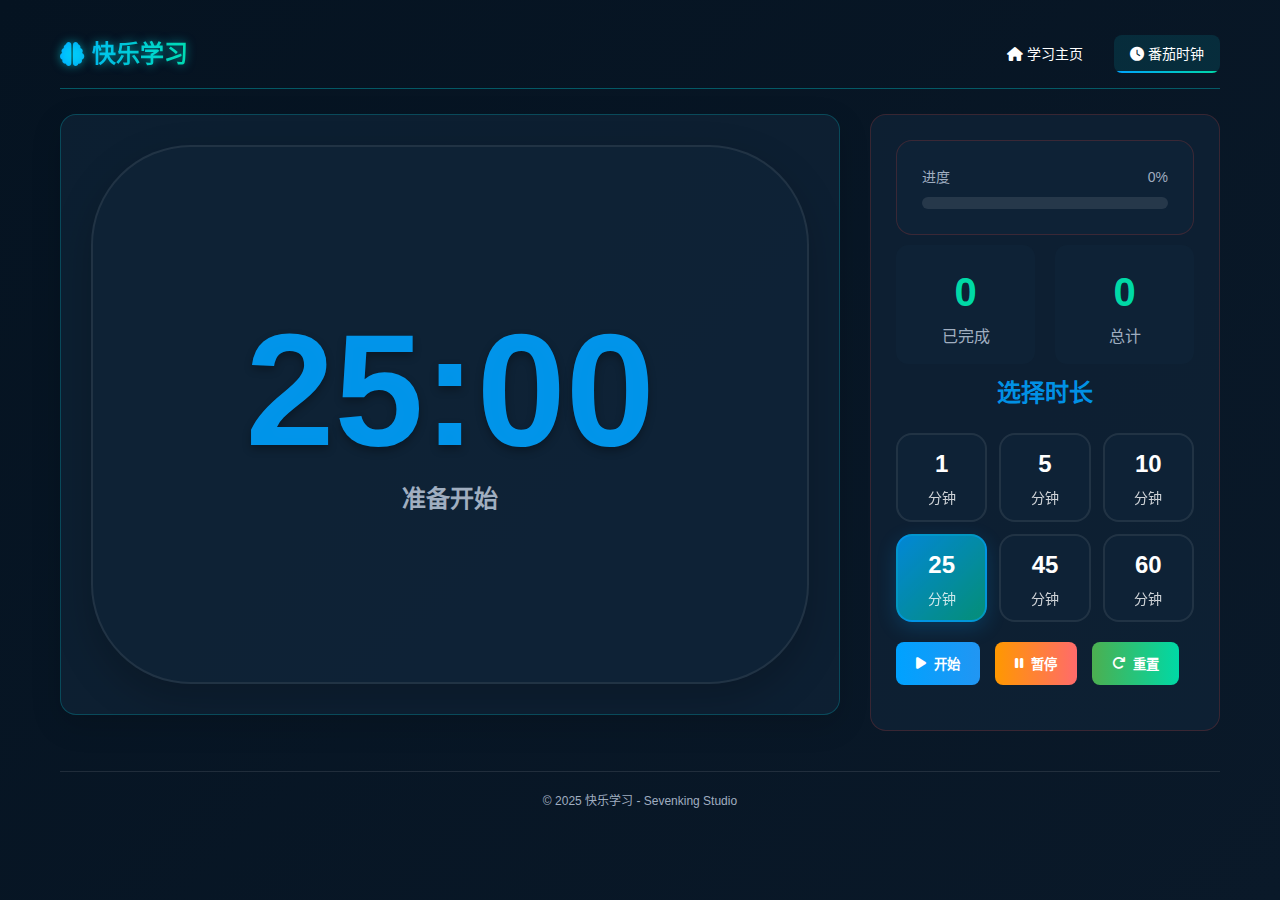
<file: pomodoro.html>
<!DOCTYPE html>
<html lang="zh-CN">
<head>
    <meta charset="UTF-8">
    <meta name="viewport" content="width=device-width, initial-scale=1.0">
    <title>快乐学习 - 番茄时钟</title>
    <link rel="stylesheet" href="https://cdnjs.cloudflare.com/ajax/libs/font-awesome/6.4.0/css/all.min.css">
    <link rel="stylesheet" href="assets/css/common.css">
    <style>

        /* Use same two-column layout as english page: large left, compact right */
        .main-content {
            display: grid;
            grid-template-columns: 1fr 350px; /* left large, right compact */
            gap: 30px;
            width: 100%;
            max-width: 1200px;
            margin: 0 auto;
            align-items: start;
        }

        .timer-section {
            background: var(--card-bg-color);
            border-radius: 16px;
            padding: 30px;
            box-shadow: 0 10px 30px rgba(0, 0, 0, 0.15);
            position: relative;
            overflow: hidden;
            min-height: 400px;
            display: flex;
            flex-direction: column;
            justify-content: center;
            align-items: center;
            transition: transform 0.3s ease, box-shadow 0.3s ease;
            border: 1px solid rgba(0, 247, 255, 0.2);
        }

        .controls-section {
            /* right column is compact, controls stack vertically */
            display: flex;
            flex-direction: column;
            gap: 18px;
            align-items: stretch;
        }

        /* New timer display with 3:2 aspect ratio and circular progress */
        .timer-display {
            width: 100%;
            max-width: 720px;
            aspect-ratio: 4/3;
            border-radius: 100px;
            background: var(--card-bg-color);
            display: flex;
            flex-direction: column;
            justify-content: center;
            align-items: center;
            position: relative;
            margin: 0 auto;
            overflow: hidden;
            box-shadow: 0 15px 40px rgba(0, 0, 0, 0.2);
            border: 2px solid rgba(255, 255, 255, 0.08);
        }

        /* Circular progress ring */
        .progress-ring {
            position: absolute;
            top: 0;
            left: 0;
            width: 100%;
            height: 100%;
            border-radius: 24px;
            background: conic-gradient(
                from 0deg,
                transparent 0deg,
                transparent 360deg
            );
            mask: radial-gradient(circle, transparent 60%, black 61%);
            -webkit-mask: radial-gradient(circle, transparent 60%, black 61%);
            transition: all 0.3s ease;
        }

        .timer-display.completed {
            animation: pulse 2s infinite;
        }

        .time {
            font-size: clamp(6rem, 16vw, 10rem); /* Even larger timer numbers */
            font-weight: 900;
            margin-bottom: 10px;
            color: rgba(0, 162, 255, 0.9);
            text-shadow: 0 4px 8px rgba(0, 0, 0, 0.3);
            z-index: 1;
            line-height: 1;
        }

        .status {
            font-size: 1.5rem;
            color: var(--text-secondary);
            z-index: 1;
            font-weight: 600;
        }


        /* Enhanced preset buttons */
        .presets {
            display: grid;
            grid-template-columns: repeat(3, 1fr);
            gap: 12px;
            margin: 20px 0;
        }

        .preset-btn {
            background: var(--card-bg-color);
            border: 2px solid rgba(255, 255, 255, 0.08);
            border-radius: 16px;
            padding: 10px 12px;
            text-align: center;
            cursor: pointer;
            transition: all 0.3s ease;
            display: flex;
            flex-direction: column;
            align-items: center;
            gap: 4px;
        }

        .preset-btn:hover {
            transform: translateY(-2px);
            border-color: rgba(0, 162, 255, 0.3);
            box-shadow: 0 6px 20px rgba(0, 162, 255, 0.15);
        }

        .preset-btn.active {
            background: linear-gradient(135deg, rgba(0, 162, 255, 0.8), rgba(0, 217, 166, 0.6));
            border-color: rgba(0, 162, 255, 0.5);
            color: white;
            box-shadow: 0 6px 20px rgba(0, 162, 255, 0.2);
        }

        .preset-time {
            font-size: 1.5rem;
            font-weight: 700;
        }

        .preset-label {
            font-size: 0.875rem;
            opacity: 0.8;
        }

        .controls {
            display: flex;
            gap: 15px;
            margin: 20px 0;
        }

        .session-info {
            display: flex;
            justify-content: space-between;
            gap: 20px;
            margin-top: 10px;
        }

        .session-card {
            background: var(--card-bg-color);
            border-radius: 12px;
            padding: 15px 25px;
            text-align: center;
            flex: 1;
        }

        .session-value {
            font-size: 2.5rem;
            font-weight: 700;
            color: var(--secondary);
        }

        .session-label {
            font-size: 1rem;
            color: var(--text-secondary);
        }

        .section-title {
            color: rgba(0, 162, 255, 0.9);
            margin: 10px 0;
            font-size: 1.5rem;
            text-align: center;
        }

        @keyframes pulse {
            0% {
                box-shadow: 0 0 0 0 rgba(76, 175, 80, 0.5);
            }
            70% {
                box-shadow: 0 0 0 10px rgba(76, 175, 80, 0);
            }
            100% {
                box-shadow: 0 0 0 0 rgba(76, 175, 80, 0);
            }
        }

        @media (max-width: 992px) {
            /* stack columns on narrower screens */
            .main-content {
                grid-template-columns: 1fr;
            }
            .timer-display { max-width: 420px; }
            .time { font-size: 4rem; }
            .controls-section { width: 100%; }
        }

        @media (max-width: 768px) {
            .timer-display { max-width: 320px; }
            .time { font-size: 3rem; }
            .presets { grid-template-columns: repeat(2, 1fr); }
            .session-info { flex-direction: column; align-items: center; gap: 10px; }
        }

        @media (max-width: 480px) {
            .timer-display { max-width: 240px; }
            .time { font-size: 2.25rem; }
            .presets { grid-template-columns: 1fr; }
            .controls { flex-direction: column; width: 100%; }
            .btn { width: 100%; justify-content: center; }
        }

        footer {
            text-align: center;
            margin-top: 40px;
            padding: 20px;
            color: var(--text-secondary);
            font-size: 12px;
            border-top: 1px solid rgba(255, 255, 255, 0.1);
        }
    </style>
    <script src="assets/js/common.js"></script>
</head>
<body>
    <div class="container">
        <div class="nav-container">
            <div class="logo" id="homeLink">
                <i class="fas fa-brain"></i>
                <span>快乐学习</span>
            </div>

            <div class="nav-links">
                <div class="nav-link" data-page="home">
                    <i class="fas fa-home"></i>
                    <span>学习主页</span>
                </div>
                <div class="nav-link active" data-page="pomodoro">
                    <i class="fas fa-clock"></i>
                    <span>番茄时钟</span>
                </div>
            </div>
        </div>

        <!-- use same two-column main-content layout as other pages -->
        <div class="main-content">
            <div class="timer-section">
                 <div class="timer-display work" id="timerDisplay">
                     <div class="progress-ring" id="progressRing"></div>
                     <div class="time" id="time">25:00</div>
                     <div class="status" id="status">准备开始</div>
                  </div>
            </div>
            <div class="progress-container">

                 <div class="progress-container">
                    <div class="progress-info">
                        <span>进度</span>
                        <span id="progressText">0%</span>
                    </div>
                    <div class="progress-bar">
                        <div class="progress-fill" id="progressFill"></div>
                    </div>
                </div>

                <div class="session-info">
                    <div class="session-card">
                        <div class="session-value" id="completedSessions">0</div>
                        <div class="session-label">已完成</div>
                    </div>
                    <div class="session-card">
                        <div class="session-value" id="totalSessions">0</div>
                        <div class="session-label">总计</div>
                    </div>
                </div>

                 <h2 class="section-title">选择时长</h2>
                 <div class="presets" id="presets">
                    <div class="preset-btn" data-minutes="1">
                        <span class="preset-time">1</span>
                        <span class="preset-label">分钟</span>
                    </div>
                    <div class="preset-btn" data-minutes="5">
                        <span class="preset-time">5</span>
                        <span class="preset-label">分钟</span>
                    </div>
                    <div class="preset-btn" data-minutes="10">
                        <span class="preset-time">10</span>
                        <span class="preset-label">分钟</span>
                    </div>
                    <div class="preset-btn active" data-minutes="25">
                        <span class="preset-time">25</span>
                        <span class="preset-label">分钟</span>
                    </div>
                    <div class="preset-btn" data-minutes="45">
                        <span class="preset-time">45</span>
                        <span class="preset-label">分钟</span>
                    </div>
                    <div class="preset-btn" data-minutes="60">
                        <span class="preset-time">60</span>
                        <span class="preset-label">分钟</span>
                    </div>
                </div>
                <div class="controls">
                     <button class="btn btn-primary" id="startBtn">
                         <i class="fas fa-play"></i>
                         <span>开始</span>
                     </button>
                     <button class="btn btn-warning" id="pauseBtn" disabled>
                         <i class="fas fa-pause"></i>
                         <span>暂停</span>
                     </button>
                     <button class="btn btn-success" id="resetBtn">
                         <i class="fas fa-redo"></i>
                         <span>重置</span>
                     </button>
                 </div>
            </div>

        </div>

        <footer>
            <p>© 2025 快乐学习 - Sevenking Studio</p>
        </footer>
    </div>

    <script>
        class PomodoroTimer {
            constructor() {
                this.totalTime = 25 * 60; // 默认25分钟
                this.currentTime = this.totalTime;
                this.isRunning = false;
                this.interval = null;
                this.completedSessions = 0;
                this.totalSessions = 0;
                this.selectedMinutes = 25;
                
                this.initializeElements();
                this.setupEventListeners();
                this.updateDisplay();
                this.loadStats();
                this.syncThemeFromIndex();
            }
            
            initializeElements() {
                this.timerDisplay = document.getElementById('timerDisplay');
                this.timeElement = document.getElementById('time');
                this.statusElement = document.getElementById('status');
                this.startBtn = document.getElementById('startBtn');
                this.pauseBtn = document.getElementById('pauseBtn');
                this.resetBtn = document.getElementById('resetBtn');
                this.progressFill = document.getElementById('progressFill');
                this.progressText = document.getElementById('progressText');
                this.progressRing = document.getElementById('progressRing');
                this.completedSessionsElement = document.getElementById('completedSessions');
                this.totalSessionsElement = document.getElementById('totalSessions');
                this.presets = document.querySelectorAll('.preset-btn');
                this.homeLink = document.getElementById('homeLink');
                this.navLinks = document.querySelectorAll('.nav-link');
            }
            
            setupEventListeners() {
                this.startBtn.addEventListener('click', () => this.start());
                this.pauseBtn.addEventListener('click', () => this.pause());
                this.resetBtn.addEventListener('click', () => this.reset());
                
                this.presets.forEach(preset => {
                    preset.addEventListener('click', () => {
                        this.selectPreset(parseInt(preset.dataset.minutes));
                    });
                });
                
                this.homeLink.addEventListener('click', () => {
                    window.location.href = 'index.html';
                });
                
                // 设置导航链接
                this.navLinks.forEach(link => {
                    link.addEventListener('click', () => {
                        const page = link.getAttribute('data-page');
                        if (page === 'home') {
                            window.location.href = 'index.html';
                        } else if (page === 'settings') {
                            window.location.href = 'index.html#settingsPage';
                        }
                    });
                });
            }
            
            selectPreset(minutes) {
                if (this.isRunning) return;
                
                this.selectedMinutes = minutes;
                this.totalTime = minutes * 60;
                this.currentTime = this.totalTime;
                
                // 更新激活状态
                this.presets.forEach(preset => {
                    preset.classList.remove('active');
                    if (parseInt(preset.dataset.minutes) === minutes) {
                        preset.classList.add('active');
                    }
                });
                
                this.updateDisplay();
            }
            
            start() {
                if (this.isRunning) return;
                
                this.isRunning = true;
                this.startBtn.disabled = true;
                this.pauseBtn.disabled = false;
                this.statusElement.textContent = '不一则不专 不专则不能';
                this.timerDisplay.classList.remove('completed');
                this.timerDisplay.classList.add('work');
                
                if (this.currentTime === this.totalTime) {
                    this.totalSessions++;
                    this.updateStats();
                }
                
                this.interval = setInterval(() => {
                    this.currentTime--;
                    this.updateDisplay();
                    
                    if (this.currentTime <= 0) {
                        this.complete();
                    }
                }, 1000);
            }
            
            pause() {
                if (!this.isRunning) return;
                
                this.isRunning = false;
                clearInterval(this.interval);
                this.startBtn.disabled = false;
                this.pauseBtn.disabled = true;
                this.statusElement.textContent = '已暂停';
            }
            
            reset() {
                this.pause();
                this.currentTime = this.totalTime;
                this.statusElement.textContent = '准备开始';
                this.timerDisplay.classList.remove('completed', 'break');
                this.timerDisplay.classList.add('work');
                this.updateDisplay();
            }
            
            complete() {
                this.pause();
                this.completedSessions++;
                this.updateStats();
                
                this.statusElement.textContent = '完成！';
                this.timerDisplay.classList.remove('work');
                this.timerDisplay.classList.add('completed');
                
                // 播放完成声音（如果浏览器支持）
                try {
                    const audioCtx = new (window.AudioContext || window.webkitAudioContext)();
                    const oscillator = audioCtx.createOscillator();
                    const gainNode = audioCtx.createGain();
                    
                    oscillator.connect(gainNode);
                    gainNode.connect(audioCtx.destination);
                    
                    oscillator.type = 'sine';
                    oscillator.frequency.value = 880;
                    gainNode.gain.value = 0.3;
                    
                    oscillator.start();
                    setTimeout(() => {
                        oscillator.stop();
                    }, 500);
                } catch (e) {
                    console.log('无法播放完成声音');
                }
            }
            
            updateDisplay() {
                const minutes = Math.floor(this.currentTime / 60);
                const seconds = this.currentTime % 60;
                this.timeElement.textContent = `${minutes.toString().padStart(2, '0')}:${seconds.toString().padStart(2, '0')}`;
                
                // 更新进度条
                const progress = ((this.totalTime - this.currentTime) / this.totalTime) * 100;
                this.progressFill.style.width = `${progress}%`;
                this.progressText.textContent = `${Math.round(progress)}%`;
                
                // 更新环形进度条
                this.updateProgressRing(progress);
            }
            
            updateProgressRing(progress) {
                // 计算颜色渐变：从柔和的绿色(0%)到柔和的红色(100%)
                const hue = 120 - (progress * 1.2); // 120°是绿色，0°是红色
                const color = `hsl(${hue}, 75%, 45%)`; // 降低饱和度和亮度，使颜色更柔和
                
                // 计算环形进度角度（逆时针）
                const angle = (progress / 100) * 360;
                
                // 设置环形进度条的渐变背景
                this.progressRing.style.background = `conic-gradient(
                    from 0deg,
                    ${color} 0%,
                    ${color} ${angle}deg,
                    transparent ${angle}deg,
                    transparent 100%
                )`;
            }
            
            updateStats() {
                this.completedSessionsElement.textContent = this.completedSessions;
                this.totalSessionsElement.textContent = this.totalSessions;
                this.saveStats();
            }
            
            saveStats() {
                localStorage.setItem('pomodoroCompleted', this.completedSessions);
                localStorage.setItem('pomodoroTotal', this.totalSessions);
            }
            
            loadStats() {
                const completed = localStorage.getItem('pomodoroCompleted');
                const total = localStorage.getItem('pomodoroTotal');
                
                if (completed) this.completedSessions = parseInt(completed);
                if (total) this.totalSessions = parseInt(total);
                
                this.updateStats();
            }
            
            syncThemeFromIndex() {
                const savedTheme = localStorage.getItem('theme');
                if (savedTheme === 'light') {
                    document.body.classList.add('light-theme');
                } else if (savedTheme === 'auto') {
                    if (window.matchMedia('(prefers-color-scheme: light)').matches) {
                        document.body.classList.add('light-theme');
                    }
                }
            }
        }
        
        // 初始化应用
        document.addEventListener('DOMContentLoaded', () => {
            window.pomodoroTimer = new PomodoroTimer();
        });
    </script>
</body>
</html>
</file>
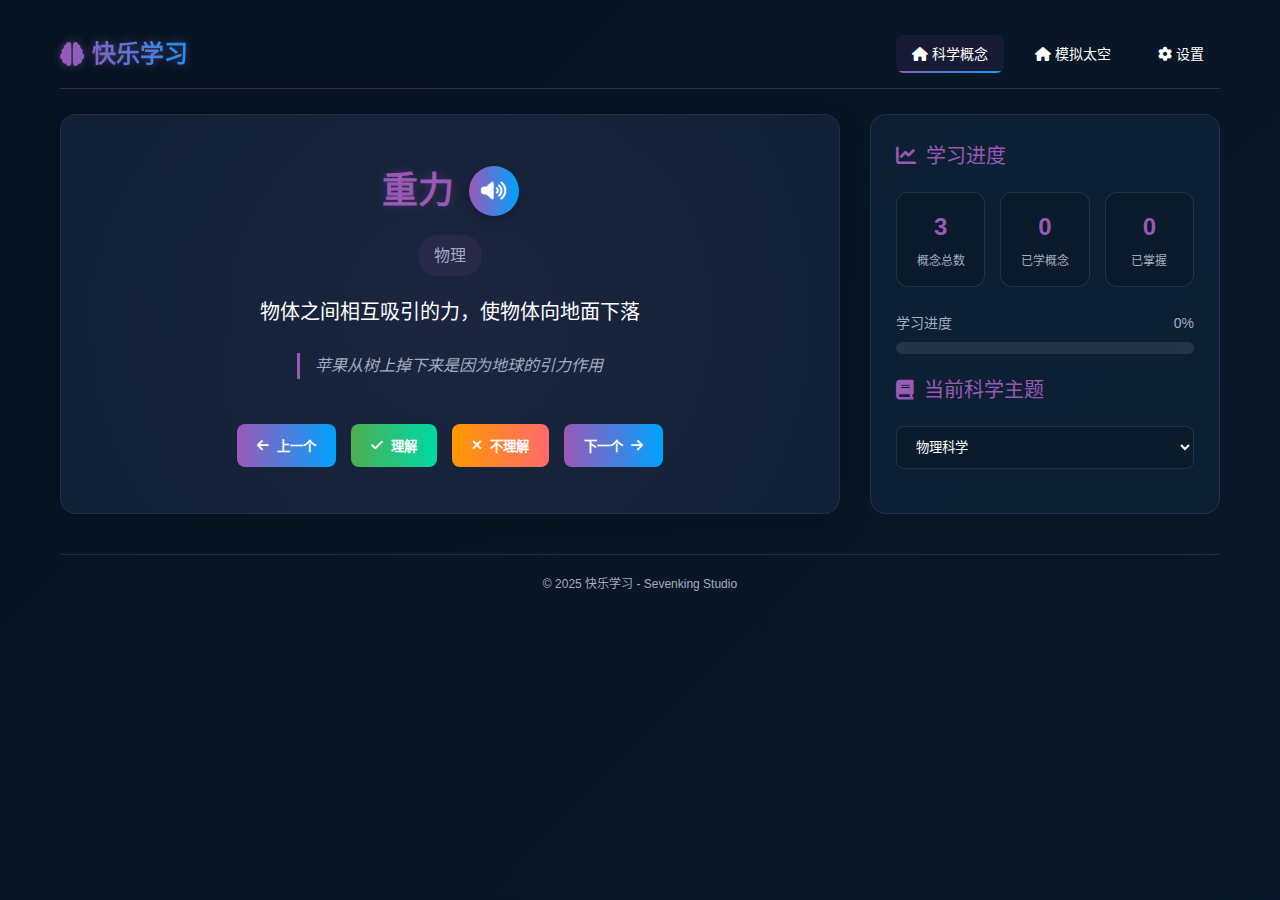
<file: science.html>
<!DOCTYPE html>
<html lang="zh-CN">

<head>
    <meta charset="UTF-8">
    <meta name="viewport" content="width=device-width, initial-scale=1.0">
    <title>快乐学习 - 科学知识学习系统</title>
    <link rel="stylesheet" href="https://cdnjs.cloudflare.com/ajax/libs/font-awesome/6.4.0/css/all.min.css">
    <style>
        :root {
            --primary: #00a2ff;
            --secondary: #00d9a6;
            --accent: #ff6b6b;
            --success: #4caf50;
            --warning: #ff9800;
            --info: #2196f3;
            --science: #9b59b6;
            --dark: #0a1929;
            --darker: #051321;
            --card-bg: rgba(15, 35, 55, 0.7);
            --text: #ffffff;
            --text-secondary: #a0aec0;
            --transition: all 0.3s ease;
            --bg-color: #0a1929;
            --text-color: #ffffff;
            --card-bg-color: rgba(15, 35, 55, 0.7);
            --progress-bg: rgba(255, 255, 255, 0.1);
            --progress-fill: linear-gradient(90deg, var(--science), var(--primary));
        }

        * {
            margin: 0;
            padding: 0;
            box-sizing: border-box;
            font-family: 'Segoe UI', Tahoma, Geneva, Verdana, sans-serif;
        }

        body {
            background: linear-gradient(135deg, var(--darker), var(--dark));
            color: var(--text);
            min-height: 100vh;
            line-height: 1.6;
            overflow-x: hidden;
            background-color: var(--bg-color);
            color: var(--text-color);
            font-size: 16px;
            transition: background-color 0.3s ease, color 0.3s ease;
        }

        body.light-theme {
            --bg-color: #f5f7fa;
            --text-color: #2d3748;
            --card-bg-color: rgba(255, 255, 255, 0.95);
            --text-secondary: #718096;
            --darker: #e2e8f0;
            --dark: #edf2f7;
            --primary: #3182ce;
            --secondary: #38a169;
            --accent: #e53e3e;
            --success: #38a169;
            --warning: #d69e2e;
            --info: #3182ce;
            --science: #8e44ad;
            --progress-bg: rgba(0, 0, 0, 0.1);
            --progress-fill: linear-gradient(90deg, #8e44ad, #3182ce);
        }

        .container {
            max-width: 1200px;
            margin: 0 auto;
            padding: 20px;
            min-height: calc(100vh - 160px);
            display: flex;
            flex-direction: column;
        }

        /* 导航样式 */
        .nav-container {
            display: flex;
            justify-content: space-between;
            align-items: center;
            padding: 15px 0;
            border-bottom: 1px solid rgba(155, 89, 182, 0.3);
            margin-bottom: 25px;
        }

        .logo {
            display: flex;
            align-items: center;
            gap: 8px;
            font-size: 24px;
            font-weight: 700;
            background: linear-gradient(90deg, var(--science), var(--primary));
            background-clip: text;
            -webkit-text-fill-color: transparent;
            text-shadow: 0 0 10px rgba(155, 89, 182, 0.5);
            cursor: pointer;
        }

        .nav-links {
            display: flex;
            gap: 15px;
        }

        .nav-link {
            padding: 8px 16px;
            border-radius: 8px;
            cursor: pointer;
            transition: var(--transition);
            position: relative;
            overflow: hidden;
            font-size: 14px;
        }

        .nav-link::before {
            content: '';
            position: absolute;
            bottom: 0;
            left: 0;
            width: 0;
            height: 2px;
            background: linear-gradient(90deg, var(--science), var(--primary));
            transition: var(--transition);
        }

        .nav-link:hover::before {
            width: 100%;
        }

        .nav-link.active {
            background: rgba(155, 89, 182, 0.1);
        }

        .nav-link.active::before {
            width: 100%;
        }

        /* 页面内容 */
        .page {
            display: none;
            animation: fadeIn 0.5s ease;
        }

        .page.active {
            display: block;
        }

        @keyframes fadeIn {
            from {
                opacity: 0;
                transform: translateY(20px);
            }
            to {
                opacity: 1;
                transform: translateY(0);
            }
        }

        /* 主页样式 */
        .main-content {
            display: grid;
            grid-template-columns: 1fr 350px;
            gap: 30px;
        }

        .concept-card {
            background: var(--card-bg-color);
            border-radius: 16px;
            padding: 30px;
            box-shadow: 0 10px 30px rgba(0, 0, 0, 0.15);
            position: relative;
            overflow: hidden;
            min-height: 400px;
            display: flex;
            flex-direction: column;
            justify-content: center;
            align-items: center;
            transition: transform 0.3s ease, box-shadow 0.3s ease;
            border: 1px solid rgba(155, 89, 182, 0.2);
        }

        .concept-card:hover {
            transform: translateY(-5px);
            box-shadow: 0 15px 35px rgba(0, 0, 0, 0.2);
        }

        .concept-card::before {
            content: '';
            position: absolute;
            top: -50%;
            left: -50%;
            width: 200%;
            height: 200%;
            background: radial-gradient(circle, rgba(155, 89, 182, 0.1) 0%, transparent 70%);
            transform: rotate(30deg);
            z-index: 0;
        }

        .concept-header {
            display: flex;
            align-items: center;
            justify-content: center;
            margin-bottom: 15px;
            position: relative;
            z-index: 1;
            gap: 15px;
        }

        .concept {
            font-size: 36px;
            font-weight: 700;
            color: var(--science);
            text-shadow: 0 0 10px rgba(155, 89, 182, 0.3);
        }

        .speak-btn-icon {
            background: linear-gradient(90deg, var(--science), var(--primary));
            color: white;
            border: none;
            border-radius: 50%;
            width: 50px;
            height: 50px;
            display: flex;
            align-items: center;
            justify-content: center;
            cursor: pointer;
            transition: var(--transition);
            box-shadow: 0 4px 10px rgba(0, 0, 0, 0.2);
        }

        .speak-btn-icon:hover {
            transform: scale(1.1);
            box-shadow: 0 0 15px rgba(155, 89, 182, 0.5);
        }

        .speak-btn-icon i {
            font-size: 20px;
        }

        .category {
            font-size: 16px;
            color: var(--text-secondary);
            margin-bottom: 20px;
            position: relative;
            z-index: 1;
            background: rgba(155, 89, 182, 0.1);
            padding: 8px 16px;
            border-radius: 20px;
        }

        .explanation {
            font-size: 20px;
            margin-bottom: 25px;
            text-align: center;
            position: relative;
            z-index: 1;
        }

        .example {
            font-style: italic;
            color: var(--text-secondary);
            text-align: center;
            margin-bottom: 25px;
            position: relative;
            z-index: 1;
            border-left: 3px solid var(--science);
            padding-left: 15px;
            font-size: 16px;
        }

        .card-controls {
            display: flex;
            gap: 15px;
            margin-top: 20px;
            position: relative;
            z-index: 1;
            justify-content: center;
            width: 100%;
            flex-wrap: nowrap;
        }

        .btn {
            padding: 12px 20px;
            border: none;
            border-radius: 8px;
            cursor: pointer;
            font-weight: 600;
            transition: var(--transition);
            display: flex;
            align-items: center;
            gap: 8px;
        }

        .btn-primary {
            background: linear-gradient(90deg, var(--science), var(--primary));
            color: white;
        }

        .btn-primary:hover {
            box-shadow: 0 0 15px rgba(155, 89, 182, 0.5);
            transform: translateY(-2px);
        }

        .btn-success {
            background: linear-gradient(90deg, var(--success), var(--secondary));
            color: white;
        }

        .btn-success:hover {
            box-shadow: 0 0 15px rgba(76, 175, 80, 0.5);
            transform: translateY(-2px);
        }

        .btn-warning {
            background: linear-gradient(90deg, var(--warning), var(--accent));
            color: white;
        }

        .btn-warning:hover {
            box-shadow: 0 0 15px rgba(255, 152, 0, 0.5);
            transform: translateY(-2px);
        }

        .btn-secondary {
            background: transparent;
            color: var(--text-color);
            border: 1px solid rgba(255, 255, 255, 0.3);
        }

        .btn-secondary:hover {
            border-color: var(--science);
            box-shadow: 0 0 15px rgba(155, 89, 182, 0.3);
        }

        /* 进度容器 */
        .progress-container {
            background: var(--card-bg-color);
            border-radius: 16px;
            padding: 25px;
            border: 1px solid rgba(155, 89, 182, 0.2);
        }

        .progress-title {
            font-size: 20px;
            margin-bottom: 20px;
            color: var(--science);
            display: flex;
            align-items: center;
            gap: 10px;
        }

        .stats {
            display: grid;
            grid-template-columns: 1fr 1fr 1fr;
            gap: 15px;
            margin-bottom: 25px;
        }

        .stat-card {
            background: rgba(0, 0, 0, 0.1);
            border-radius: 12px;
            padding: 15px;
            text-align: center;
            border: 1px solid rgba(255, 255, 255, 0.1);
        }

        .stat-value {
            font-size: 24px;
            font-weight: 700;
            color: var(--science);
            margin-bottom: 5px;
        }

        .stat-label {
            font-size: 12px;
            color: var(--text-secondary);
        }

        .progress-bar-container {
            margin: 20px 0;
        }

        .progress-info {
            display: flex;
            justify-content: space-between;
            margin-bottom: 8px;
            color: var(--text-secondary);
            font-size: 14px;
        }

        .progress-bar {
            height: 12px;
            background: var(--progress-bg);
            border-radius: 10px;
            overflow: hidden;
        }

        .progress-fill {
            height: 100%;
            background: var(--progress-fill);
            border-radius: 10px;
            width: 0%;
            box-shadow: 0 0 10px rgba(155, 89, 182, 0.3);
            transition: width 0.5s ease;
        }

        /* 设置页面样式 */
        .settings-grid {
            display: grid;
            grid-template-columns: repeat(auto-fit, minmax(300px, 1fr));
            gap: 25px;
            margin-top: 20px;
        }

        .settings-card {
            background: var(--card-bg-color);
            border-radius: 16px;
            padding: 25px;
            border: 1px solid rgba(155, 89, 182, 0.2);
            transition: var(--transition);
        }

        .settings-card:hover {
            transform: translateY(-5px);
            box-shadow: 0 10px 25px rgba(0, 0, 0, 0.1);
        }

        .settings-header {
            display: flex;
            align-items: center;
            gap: 15px;
            margin-bottom: 20px;
            color: var(--science);
            font-size: 22px;
            font-weight: 600;
        }

        .settings-icon {
            font-size: 24px;
            width: 30px;
            text-align: center;
        }

        .form-group {
            margin-bottom: 20px;
        }

        .form-label {
            display: block;
            margin-bottom: 8px;
            color: var(--text-secondary);
        }

        .form-control {
            width: 100%;
            background: rgba(0, 0, 0, 0.1);
            border: 1px solid rgba(255, 255, 255, 0.1);
            color: var(--text-color);
            padding: 12px 15px;
            border-radius: 8px;
            transition: var(--transition);
        }

        .form-control:focus {
            outline: none;
            border-color: var(--science);
            box-shadow: 0 0 15px rgba(155, 89, 182, 0.3);
        }

        /* 响应式设计 - 优化多设备适配 */
        @media (max-width: 1200px) {
            .container {
                padding: 15px;
            }
            
            .main-content {
                gap: 20px;
            }
            
            .concept-card {
                min-height: 350px;
                padding: 25px;
            }
            
            .progress-container {
                padding: 20px;
            }
        }
        
        @media (max-width: 1000px) {
            .main-content {
                grid-template-columns: 1fr;
            }
            
            .concept-card {
                min-height: 320px;
                padding: 20px;
            }
            
            .concept {
                font-size: 32px;
            }
            
            .explanation {
                font-size: 18px;
            }
            
            .example {
                font-size: 15px;
            }
            
            .stats {
                grid-template-columns: 1fr 1fr;
            }
            
            .stat-value {
                font-size: 22px;
            }
            
            .stat-label {
                font-size: 11px;
            }
        }
        
        @media (max-width: 800px) {
            .nav-container {
                flex-direction: column;
                gap: 15px;
                padding: 10px 0;
                margin-bottom: 20px;
            }
            
            .nav-links {
                gap: 10px;
            }
            
            .nav-link {
                padding: 6px 12px;
                font-size: 13px;
            }
            
            .logo {
                font-size: 22px;
            }
            
            .concept-card {
                min-height: 300px;
                padding: 18px;
            }
            
            .concept {
                font-size: 28px;
            }
            
            .explanation {
                font-size: 17px;
                margin-bottom: 20px;
            }
            
            .example {
                font-size: 14px;
                margin-bottom: 20px;
            }
            
            .stats {
                grid-template-columns: 1fr 1fr;
                gap: 12px;
            }
            
            .stat-value {
                font-size: 20px;
            }
            
            .stat-label {
                font-size: 10px;
            }
            
            .card-controls {
                flex-wrap: wrap;
                gap: 10px;
            }
            
            .btn {
                min-width: 80px;
                padding: 10px 15px;
            }
        }
        
        @media (max-width: 600px) {
            .container {
                padding: 10px;
            }
            
            .stats {
                grid-template-columns: 1fr;
            }
            
            .card-controls {
                flex-direction: column;
                gap: 10px;
            }
            
            .btn {
                width: 100%;
                padding: 10px;
            }
            
            .concept-card {
                min-height: 280px;
                padding: 15px;
            }
            
            .concept {
                font-size: 26px;
            }
            
            .explanation {
                font-size: 16px;
            }
            
            .example {
                font-size: 13px;
            }
            
            .concept-header {
                flex-direction: column;
                gap: 10px;
            }
        }
        
        @media (max-width: 400px) {
            .concept-card {
                min-height: 250px;
                padding: 12px;
            }
            
            .concept {
                font-size: 24px;
            }
            
            .explanation {
                font-size: 15px;
            }
            
            .example {
                font-size: 12px;
            }
            
            .stat-value {
                font-size: 18px;
            }
        }

        /* 太空模拟页面样式 */
        .space-simulation-container {
            display: flex;
            gap: 20px;
            margin-top: 20px;
            align-items: flex-start;
        }

        .canvas-container {
            flex: 1;
            position: relative;
            background: #000a1f;
            border-radius: 16px;
            overflow: hidden;
            border: 1px solid rgba(155, 89, 182, 0.2);
        }

        .square-canvas {
            width: 100%;
            height: 0;
            padding-bottom: 80%; /* 创建正方形 */
            position: relative;
        }

        #solarSystem {
            position: absolute;
            top: 0;
            left: 0;
            width: 100%;
            height: 100%;
            background: #000a1f;
        }

        .controls-panel {
            width: 300px;
            background: var(--card-bg-color);
            border-radius: 16px;
            padding: 20px;
            border: 1px solid rgba(155, 89, 182, 0.2);
        }

        .control-group {
            margin-bottom: 20px;
        }

        .control-label {
            display: block;
            margin-bottom: 8px;
            color: var(--text-secondary);
            font-size: 14px;
        }

        .control-row {
            display: flex;
            align-items: center;
            gap: 10px;
            margin-bottom: 10px;
        }

        .switch {
            position: relative;
            display: inline-block;
            width: 50px;
            height: 24px;
        }

        .switch input {
            opacity: 0;
            width: 0;
            height: 0;
        }

        .slider-round {
            position: absolute;
            cursor: pointer;
            top: 0;
            left: 0;
            right: 0;
            bottom: 0;
            background-color: rgba(255, 255, 255, 0.2);
            transition: .4s;
            border-radius: 24px;
        }

        .slider-round:before {
            position: absolute;
            content: "";
            height: 16px;
            width: 16px;
            left: 4px;
            bottom: 4px;
            background-color: white;
            transition: .4s;
            border-radius: 50%;
        }

        input:checked + .slider-round {
            background-color: var(--science);
        }

        input:checked + .slider-round:before {
            transform: translateX(26px);
        }

        /* 响应式设计 */
        @media (max-width: 1000px) {
            .space-simulation-container {
                flex-direction: column;
            }
            
            .controls-panel {
                width: 100%;
            }
            
            .square-canvas {
                padding-bottom: 80%; /* 稍微调整正方形比例 */
            }
        }

        footer {
            text-align: center;
            margin-top: 40px;
            padding: 20px;
            color: var(--text-secondary);
            font-size: 12px;
            border-top: 1px solid rgba(255, 255, 255, 0.1);
        }
    </style>

    <link rel="stylesheet" href="assets/css/learning-assistant.css">
    <script src="assets/js/learning-assistant.js"></script>
    <script src="common.js"></script>
</head>

<body>
    <div class="container">
        <div class="nav-container">
            <div class="logo" id="homeLink">
                <i class="fas fa-brain"></i>
                <span>快乐学习</span>
            </div>

            <div class="nav-links">
                <div class="nav-link active" data-page="concept">
                    <i class="fas fa-home"></i>
                    <span>科学概念</span>
                </div>
                <div class="nav-link" data-page="space">
                    <i class="fas fa-home"></i>
                    <span>模拟太空</span>
                </div>
                <div class="nav-link" data-page="settings">
                    <i class="fas fa-cog"></i>
                    <span>设置</span>
                </div>
            </div>
        </div>

        <!-- 科学概念页面 -->
        <div class="page active" id="conceptPage">
            <div class="main-content">
                <div class="concept-card">
                    <div class="concept-header">
                        <div class="concept" id="currentConcept">加载中...</div>
                        <button class="speak-btn-icon" id="speakBtn">
                            <i class="fas fa-volume-up"></i>
                        </button>
                    </div>
                    <div class="category" id="currentCategory">科学</div>
                    <div class="explanation" id="currentExplanation">加载科学概念数据中</div>
                    <div class="example" id="currentExample">请稍候，正在加载科学知识数据。</div>

                    <div class="card-controls">
                        <button class="btn btn-primary" id="prevBtn" disabled>
                            <i class="fas fa-arrow-left"></i>
                            <span>上一个</span>
                        </button>
                        <button class="btn btn-success" id="knowBtn" disabled>
                            <i class="fas fa-check"></i>
                            <span>理解</span>
                        </button>
                        <button class="btn btn-warning" id="notKnowBtn" disabled>
                            <i class="fas fa-times"></i>
                            <span>不理解</span>
                        </button>
                        <button class="btn btn-primary" id="nextBtn" disabled>
                            <span>下一个</span>
                            <i class="fas fa-arrow-right"></i>
                        </button>
                    </div>
                </div>

                <div class="progress-container">
                    <div class="progress-title">
                        <i class="fas fa-chart-line"></i>
                        <span>学习进度</span>
                    </div>
                    <div class="stats">
                        <div class="stat-card">
                            <div class="stat-value" id="totalCount">0</div>
                            <div class="stat-label">概念总数</div>
                        </div>
                        <div class="stat-card">
                            <div class="stat-value" id="learnedCount">0</div>
                            <div class="stat-label">已学概念</div>
                        </div>
                        <div class="stat-card">
                            <div class="stat-value" id="masteredCount">0</div>
                            <div class="stat-label">已掌握</div>
                        </div>
                    </div>

                    <div class="progress-bar-container">
                        <div class="progress-info">
                            <span>学习进度</span>
                            <span id="progressPercentage">0%</span>
                        </div>
                        <div class="progress-bar">
                            <div class="progress-fill" id="progressFill"></div>
                        </div>
                    </div>

                    <div class="progress-title">
                        <i class="fas fa-book"></i>
                        <span>当前科学主题</span>
                    </div>

                    <select class="form-control" id="topicSelector">
                        <option value="physics">物理科学</option>
                        <option value="chemistry">化学</option>
                        <option value="biology">生物科学</option>
                        <option value="earth">地球科学</option>
                        <option value="space">太空科学</option>
                    </select>
                </div>
            </div>
        </div>

        <!-- 模拟太空页面 -->
        <div class="page" id="spacePage">
            <div class="space-simulation-container">
                <!-- 左侧：正方形Canvas容器 -->
                <div class="canvas-container">
                    <div class="square-canvas">
                        <canvas id="solarSystem"></canvas>
                    </div>
                </div>
                
                <!-- 右侧：控制面板 -->
                <div class="controls-panel">
                    <div class="control-group">
                        <div class="control-label">模拟控制</div>
                        <div class="control-row">
                            <button id="pauseBtn" class="btn btn-primary" style="flex: 1;">
                                <i class="fas fa-pause"></i>
                                <span>暂停</span>
                            </button>
                            <button id="resetBtn" class="btn btn-success" style="flex: 1;">
                                <i class="fas fa-refresh"></i>
                                <span>重置</span>
                            </button>
                        </div>
                        <div class="control-row">
                            <button id="fullscreenBtn" class="btn btn-warning" style="flex: 1;">
                                <i class="fa fa-expand"></i>
                                <span>全屏</span>
                            </button>
                        </div>
                    </div>
                    
                    <div class="control-group">
                        <div class="control-label">模拟速度</div>
                        <div class="control-row">
                            <input type="range" id="speedRange" min="0.1" max="5" step="0.1" value="1" 
                                style="flex: 1;">
                            <span id="speedValue" style="min-width: 40px; text-align: center;">1x</span>
                        </div>
                    </div>
                    
                    <div class="control-group">
                        <div class="control-label">缩放级别</div>
                        <div class="control-row">
                            <input type="range" id="zoomRange" min="0.5" max="2" step="0.1" value="1" 
                                style="flex: 1;">
                            <span id="zoomValue" style="min-width: 40px; text-align: center;">1x</span>
                        </div>
                    </div>
                    
                    <div class="control-group">
                        <div class="control-label">显示选项</div>
                        <div class="control-row">
                            <label for="labelsToggle" style="flex: 1;">显示标签</label>
                            <label class="switch">
                                <input type="checkbox" id="labelsToggle" checked>
                                <span class="slider-round"></span>
                            </label>
                        </div>
                    </div>
                    
                    <div class="control-group">
                        <div class="control-label">天体信息</div>
                        <div style="font-size: 12px; color: var(--text-secondary); line-height: 1.4;">
                            点击太阳系中的天体查看详细信息。当前显示太阳系八大行星及其主要卫星的轨道运动。
                        </div>
                    </div>
                </div>
            </div>
        </div>

        <!-- 设置页面 -->
        <div class="page" id="settingsPage">
            <h2>系统设置</h2>

            <div class="settings-grid">
                <div class="settings-card">
                    <div class="settings-header">
                        <i class="fas fa-book settings-icon"></i>
                        <div class="settings-title">学习设置</div>
                    </div>

                    <div class="form-group">
                        <label class="form-label">默认科学主题</label>
                        <select class="form-control" id="defaultTopic">
                            <option value="physics">物理科学</option>
                            <option value="chemistry">化学</option>
                            <option value="biology">生物科学</option>
                            <option value="earth">地球科学</option>
                            <option value="space">太空科学</option>
                        </select>
                    </div>

                    <div class="form-group">
                        <label class="form-label">新概念每日数量</label>
                        <input type="range" min="5" max="20" value="10" class="range-slider" id="dailyConceptsSlider">
                        <div class="slider-value" id="dailyConceptsValue">10 个</div>
                    </div>
                </div>

                <div class="settings-card">
                    <div class="settings-header">
                        <i class="fas fa-database settings-icon"></i>
                        <div class="settings-title">数据管理</div>
                    </div>

                    <div class="form-group">
                        <button class="btn btn-primary" style="width: 100%; margin-bottom: 15px;">
                            <i class="fas fa-download"></i>
                            <span>导出学习数据</span>
                        </button>

                        <button class="btn btn-secondary" style="width: 100%; margin-bottom: 15px;">
                            <i class="fas fa-upload"></i>
                            <span>导入学习数据</span>
                        </button>

                        <button class="btn btn-warning" style="width: 100%;">
                            <i class="fas fa-trash"></i>
                            <span>重置学习进度</span>
                        </button>
                    </div>
                </div>
            </div>
        </div>

        <footer>
            <p>© 2025 快乐学习 - Sevenking Studio</p>
        </footer>
    </div>

    <script>
        // 科学概念数据
        const scienceConcepts = {
            physics: [
                {
                    concept: "重力",
                    category: "物理",
                    explanation: "物体之间相互吸引的力，使物体向地面下落",
                    example: "苹果从树上掉下来是因为地球的引力作用"
                },
                {
                    concept: "摩擦力",
                    category: "物理",
                    explanation: "两个物体接触表面相对运动时产生的阻力",
                    example: "汽车刹车时轮胎与地面之间的摩擦力使车停下"
                },
                {
                    concept: "光的折射",
                    category: "物理",
                    explanation: "光从一种介质进入另一种介质时改变传播方向的现象",
                    example: "筷子插入水中看起来弯曲是因为光的折射"
                }
            ],
            chemistry: [
                {
                    concept: "化学反应",
                    category: "化学",
                    explanation: "物质之间发生化学变化，生成新物质的过程",
                    example: "铁生锈是铁与氧气发生的化学反应"
                },
                {
                    concept: "元素",
                    category: "化学",
                    explanation: "由相同原子组成的纯物质，无法用化学方法分解",
                    example: "氧气(O₂)、金(Au)、碳(C)都是元素"
                },
                {
                    concept: "pH值",
                    category: "化学",
                    explanation: "表示溶液酸碱性强弱的数值，范围0-14",
                    example: "柠檬汁的pH值约为2，是酸性物质"
                }
            ],
            biology: [
                {
                    concept: "光合作用",
                    category: "生物",
                    explanation: "植物利用光能将二氧化碳和水转化为有机物和氧气的过程",
                    example: "植物通过光合作用制造自己需要的营养物质"
                },
                {
                    concept: "细胞",
                    category: "生物",
                    explanation: "生物体的基本结构和功能单位",
                    example: "人体由数万亿个细胞组成，每个细胞都有特定功能"
                },
                {
                    concept: "生态系统",
                    category: "生物",
                    explanation: "生物群落与其环境相互作用的统一整体",
                    example: "森林生态系统包括树木、动物、微生物和环境因素"
                }
            ],
            earth: [
                {
                    concept: "地壳运动",
                    category: "地球科学",
                    explanation: "地球外壳板块的相对移动，导致地震和火山活动",
                    example: "喜马拉雅山脉的形成是印度板块与欧亚板块碰撞的结果"
                },
                {
                    concept: "水循环",
                    category: "地球科学",
                    explanation: "水在地球上蒸发、凝结、降水、径流的循环过程",
                    example: "海洋水蒸发形成云，云中的水以降雨形式回到地面"
                },
                {
                    concept: "矿物",
                    category: "地球科学",
                    explanation: "自然界中形成的无机固体物质，有特定化学成分和晶体结构",
                    example: "石英、金刚石、方解石都是常见的矿物"
                }
            ],
            space: [
                {
                    concept: "太阳系",
                    category: "太空科学",
                    explanation: "以太阳为中心，包括八大行星及其卫星的天体系统",
                    example: "地球是太阳系中第三颗行星，距离太阳约1.5亿公里"
                },
                {
                    concept: "星系",
                    category: "太空科学",
                    explanation: "由恒星、星际物质、暗物质等组成的天体系统",
                    example: "银河系是我们所在的星系，包含约2000亿颗恒星"
                },
                {
                    concept: "黑洞",
                    category: "太空科学",
                    explanation: "引力极强，连光都无法逃逸的天体区域",
                    example: "黑洞的形成通常是大质量恒星坍缩的结果"
                }
            ]
        };

        let currentTopic = 'physics';
        let currentIndex = 0;
        let learnedConcepts = {};
        let masteredConcepts = {};

        // DOM元素
        const currentConceptElement = document.getElementById('currentConcept');
        const currentCategoryElement = document.getElementById('currentCategory');
        const currentExplanationElement = document.getElementById('currentExplanation');
        const currentExampleElement = document.getElementById('currentExample');
        const topicSelectorElement = document.getElementById('topicSelector');
        const speakBtnElement = document.getElementById('speakBtn');
        const knowBtnElement = document.getElementById('knowBtn');
        const notKnowBtnElement = document.getElementById('notKnowBtn');
        const nextBtnElement = document.getElementById('nextBtn');
        const prevBtnElement = document.getElementById('prevBtn');
        const totalCountElement = document.getElementById('totalCount');
        const learnedCountElement = document.getElementById('learnedCount');
        const masteredCountElement = document.getElementById('masteredCount');
        const progressFillElement = document.getElementById('progressFill');
        const progressPercentageElement = document.getElementById('progressPercentage');
        const navLinks = document.querySelectorAll('.nav-link');
        const pages = document.querySelectorAll('.page');

        // 初始化
        function init() {
            syncThemeFromIndex();
            loadProgress();
            showCurrentConcept();
            updateProgress();
            setupEventListeners();
        }

        // 设置事件监听
        function setupEventListeners() {
            // 导航链接
            setupNavLinks(navLinks, pages);

            // 主页链接点击事件
            setupHomeLink('homeLink', 'index.html');

            // 主题选择
            topicSelectorElement.addEventListener('change', handleTopicChange);

            // 控制按钮
            speakBtnElement.addEventListener('click', speakCurrentConcept);
            knowBtnElement.addEventListener('click', markAsKnown);
            notKnowBtnElement.addEventListener('click', markAsUnknown);
            nextBtnElement.addEventListener('click', showNextConcept);
            prevBtnElement.addEventListener('click', showPrevConcept);
        }

        // 显示当前概念
        function showCurrentConcept() {
            const concepts = scienceConcepts[currentTopic];
            if (!concepts || concepts.length === 0) {
                currentConceptElement.textContent = "无数据";
                currentCategoryElement.textContent = "科学";
                currentExplanationElement.textContent = "当前主题没有数据";
                currentExampleElement.textContent = "请选择其他科学主题";
                return;
            }

            const conceptData = concepts[currentIndex];
            currentConceptElement.textContent = conceptData.concept;
            currentCategoryElement.textContent = conceptData.category;
            currentExplanationElement.textContent = conceptData.explanation;
            currentExampleElement.textContent = conceptData.example;

            // 启用按钮
            speakBtnElement.disabled = false;
            knowBtnElement.disabled = false;
            notKnowBtnElement.disabled = false;
            nextBtnElement.disabled = false;
            prevBtnElement.disabled = false;
        }

        // 朗读当前概念
        function speakCurrentConcept() {
            const concepts = scienceConcepts[currentTopic];
            if (!concepts || concepts.length === 0) return;

            const concept = concepts[currentIndex].concept;
            const explanation = concepts[currentIndex].explanation;
            const text = `${concept}。${explanation}`;
            
            const utterance = new SpeechSynthesisUtterance(text);
            utterance.lang = 'zh-CN';
            utterance.rate = 0.9;
            
            speechSynthesis.cancel();
            speechSynthesis.speak(utterance);
        }

        // 标记为理解
        function markAsKnown() {
            const concepts = scienceConcepts[currentTopic];
            if (!concepts || concepts.length === 0) return;

            const concept = concepts[currentIndex].concept;
            if (!learnedConcepts[currentTopic]) learnedConcepts[currentTopic] = {};
            if (!masteredConcepts[currentTopic]) masteredConcepts[currentTopic] = {};
            
            learnedConcepts[currentTopic][concept] = true;
            masteredConcepts[currentTopic][concept] = true;
            saveProgress();
            updateProgress();
            showNextConcept();
        }

        // 标记为不理解
        function markAsUnknown() {
            const concepts = scienceConcepts[currentTopic];
            if (!concepts || concepts.length === 0) return;

            const concept = concepts[currentIndex].concept;
            if (!learnedConcepts[currentTopic]) learnedConcepts[currentTopic] = {};
            if (!masteredConcepts[currentTopic]) masteredConcepts[currentTopic] = {};
            
            learnedConcepts[currentTopic][concept] = true;
            masteredConcepts[currentTopic][concept] = false;
            saveProgress();
            updateProgress();
            showNextConcept();
        }

        // 显示下一个概念
        function showNextConcept() {
            const concepts = scienceConcepts[currentTopic];
            if (!concepts || concepts.length === 0) return;

            currentIndex = (currentIndex + 1) % concepts.length;
            showCurrentConcept();
        }

        // 显示上一个概念
        function showPrevConcept() {
            const concepts = scienceConcepts[currentTopic];
            if (!concepts || concepts.length === 0) return;

            currentIndex = (currentIndex - 1 + concepts.length) % concepts.length;
            showCurrentConcept();
        }

        // 处理主题变更
        function handleTopicChange() {
            currentTopic = topicSelectorElement.value;
            currentIndex = 0;
            showCurrentConcept();
            updateProgress();
        }

        // 更新进度显示
        function updateProgress() {
            const concepts = scienceConcepts[currentTopic];
            if (!concepts || concepts.length === 0) {
                totalCountElement.textContent = "0";
                learnedCountElement.textContent = "0";
                masteredCountElement.textContent = "0";
                progressFillElement.style.width = "0%";
                progressPercentageElement.textContent = "0%";
                return;
            }

            const total = concepts.length;
            const learned = learnedConcepts[currentTopic] ? Object.keys(learnedConcepts[currentTopic]).length : 0;
            const mastered = masteredConcepts[currentTopic] ? Object.keys(masteredConcepts[currentTopic]).filter(
                concept => masteredConcepts[currentTopic][concept]
            ).length : 0;

            totalCountElement.textContent = total;
            learnedCountElement.textContent = learned;
            masteredCountElement.textContent = mastered;

            const progress = total > 0 ? (learned / total) * 100 : 0;
            progressFillElement.style.width = `${progress}%`;
            progressPercentageElement.textContent = `${Math.round(progress)}%`;
        }

        // 保存进度
        function saveProgress() {
            localStorage.setItem('scienceLearnedConcepts', JSON.stringify(learnedConcepts));
            localStorage.setItem('scienceMasteredConcepts', JSON.stringify(masteredConcepts));
        }

        // 加载进度
        function loadProgress() {
            const learned = localStorage.getItem('scienceLearnedConcepts');
            const mastered = localStorage.getItem('scienceMasteredConcepts');

            if (learned) {
                learnedConcepts = JSON.parse(learned);
            }
            if (mastered) {
                masteredConcepts = JSON.parse(mastered);
            }
        }

        // 初始化应用
        window.addEventListener('DOMContentLoaded', init);
        
        // 太阳系模拟器脚本
        document.addEventListener('DOMContentLoaded', function() {
            // 获取Canvas元素并设置上下文
            const canvas = document.getElementById('solarSystem');
            const ctx = canvas.getContext('2d');
            
            // 设置Canvas尺寸 - 适应正方形容器
            function resizeCanvas() {
                const container = document.querySelector('.square-canvas');
                const size = container.clientWidth;
                canvas.width = size;
                canvas.height = size*0.8;
            }
            
            resizeCanvas();
            window.addEventListener('resize', resizeCanvas);
            
            // 天体数据
            const celestialBodies = [
                { name: "太阳", radius: 30, color: "#ff7d00", orbitRadius: 0, orbitSpeed: 0, angle: 0, tilt: 0 },
                { name: "水星", radius: 4, color: "#a8a8a8", orbitRadius: 70, orbitSpeed: 0.04, angle: 0, tilt: 0 },
                { name: "金星", radius: 7, color: "#e39e58", orbitRadius: 100, orbitSpeed: 0.015, angle: 0, tilt: 0 },
                { name: "地球", radius: 7.5, color: "#2e86c1", orbitRadius: 140, orbitSpeed: 0.01, angle: 0, tilt: 23.5 },
                { name: "月球", radius: 2, color: "#d0d0d0", orbitRadius: 20, orbitSpeed: 0.05, angle: 0, tilt: 0, parent: 3 },
                { name: "火星", radius: 5, color: "#e74c3c", orbitRadius: 180, orbitSpeed: 0.008, angle: 0, tilt: 0 },
                { name: "木星", radius: 20, color: "#f39c12", orbitRadius: 230, orbitSpeed: 0.002, angle: 0, tilt: 3 },
                { name: "土星", radius: 16, color: "#f1c40f", orbitRadius: 300, orbitSpeed: 0.0009, angle: 0, tilt: 26.7, ring: { innerRadius: 20, outerRadius: 30, color: "#d4ac0d" } },
                { name: "天王星", radius: 12, color: "#3498db", orbitRadius: 350, orbitSpeed: 0.0004, angle: 0, tilt: 97.8 },
                { name: "海王星", radius: 11, color: "#2980b9", orbitRadius: 400, orbitSpeed: 0.0001, angle: 0, tilt: 28.3 }
            ];
            
            // 动画控制变量
            let isPaused = false;
            let animationSpeed = 1;
            let zoomLevel = 1;
            let showLabels = true;
            
            // 计算中心坐标
            function getCenter() {
                return {
                    x: canvas.width / 2,
                    y: canvas.height / 2
                };
            }
            
            // 绘制天体轨道
            function drawOrbit(orbitRadius, center) {
                ctx.beginPath();
                ctx.arc(center.x, center.y, orbitRadius, 0, Math.PI * 2);
                ctx.strokeStyle = 'rgba(255, 255, 255, 0.1)';
                ctx.lineWidth = 2;
                ctx.stroke();
            }
            
            // 绘制天体
            function drawCelestialBody(body, center) {
                // 计算天体位置
                let x, y;
                if (body.orbitRadius === 0) {
                    // 太阳位于中心
                    x = center.x;
                    y = center.y;
                } else {
                    const parent = body.parent !== undefined ? celestialBodies[body.parent] : null;
                    const parentX = parent ? parent.x : center.x;
                    const parentY = parent ? parent.y : center.y;
                    
                    x = parentX + Math.cos(body.angle) * body.orbitRadius * zoomLevel;
                    y = parentY + Math.sin(body.angle) * body.orbitRadius * zoomLevel;
                    
                    // 存储位置用于卫星
                    body.x = x;
                    body.y = y;
                }
                
                // 绘制轨道
                if (body.orbitRadius > 0) {
                    const orbitCenter = body.parent !== undefined 
                        ? { x: celestialBodies[body.parent].x, y: celestialBodies[body.parent].y } 
                        : center;
                    drawOrbit(body.orbitRadius * zoomLevel, orbitCenter);
                }
                
                // 绘制行星环
                if (body.ring) {
                    ctx.beginPath();
                    ctx.ellipse(x, y, body.ring.outerRadius * zoomLevel, body.ring.innerRadius * zoomLevel, 
                        body.tilt * Math.PI / 180, 0, Math.PI * 2);
                    ctx.strokeStyle = body.ring.color;
                    ctx.lineWidth = 2;
                    ctx.stroke();
                }
                
                // 绘制天体
                ctx.beginPath();
                ctx.arc(x, y, body.radius * zoomLevel, 0, Math.PI * 2);
                
                // 创建径向渐变
                const gradient = ctx.createRadialGradient(
                    x - body.radius * zoomLevel * 0.3, y - body.radius * zoomLevel * 0.3, 0,
                    x, y, body.radius * zoomLevel
                );
                
                if (body.name === "太阳") {
                    gradient.addColorStop(0, "#fffacd");
                    gradient.addColorStop(0.5, body.color);
                    gradient.addColorStop(1, "#ff4500");
                } else {
                    gradient.addColorStop(0, body.color);
                    gradient.addColorStop(1, darkenColor(body.color, 0.7));
                }
                
                ctx.fillStyle = gradient;
                ctx.fill();
                
                // 添加发光效果（仅太阳）
                if (body.name === "太阳") {
                    ctx.shadowColor = body.color;
                    ctx.shadowBlur = 20 * zoomLevel;
                    ctx.beginPath();
                    ctx.arc(x, y, body.radius * zoomLevel, 0, Math.PI * 2);
                    ctx.fillStyle = body.color + "40"; // 添加透明度
                    ctx.fill();
                    ctx.shadowBlur = 0;
                }
                
                // 绘制标签
                if (showLabels) {
                    ctx.fillStyle = 'white';
                    ctx.font = 'bold ' + Math.max(8, 12 * zoomLevel) + 'px Arial';
                    ctx.textAlign = 'center';
                    ctx.fillText(body.name, x, y - body.radius * zoomLevel - 5);
                }
            }
            
            // 辅助函数：使颜色变暗
            function darkenColor(color, amount) {
                // 处理十六进制颜色
                if (color.startsWith('#')) {
                    let r = parseInt(color.substr(1, 2), 16);
                    let g = parseInt(color.substr(3, 2), 16);
                    let b = parseInt(color.substr(5, 2), 16);
                    
                    r = Math.max(0, Math.floor(r * amount));
                    g = Math.max(0, Math.floor(g * amount));
                    b = Math.max(0, Math.floor(b * amount));
                    
                    return `#${r.toString(16).padStart(2, '0')}${g.toString(16).padStart(2, '0')}${b.toString(16).padStart(2, '0')}`;
                }
                return color;
            }
            
            // 动画循环
            function animate() {
                if (!isPaused) {
                    // 更新天体角度
                    celestialBodies.forEach(body => {
                        body.angle += body.orbitSpeed * animationSpeed;
                    });
                }
                
                // 清空画布，使用纯黑色背景
                ctx.fillStyle = '#000000';
                ctx.fillRect(0, 0, canvas.width, canvas.height);
                
                // 获取中心坐标
                const center = getCenter();
                
                // 绘制所有天体
                celestialBodies.forEach(body => {
                    drawCelestialBody(body, center);
                });
            
                requestAnimationFrame(animate);
            }
            
            // 初始化动画
            animate();
        
            // 事件监听器
            document.getElementById('pauseBtn').addEventListener('click', function() {
                isPaused = !isPaused;
                this.innerHTML = isPaused ? '<i class="fas fa-play"></i><span>继续</span>' : '<i class="fas fa-pause"></i><span>暂停</span>';
            });
            
            document.getElementById('resetBtn').addEventListener('click', function() {
                celestialBodies.forEach(body => {
                    body.angle = 0;
                });
            });
            
            document.getElementById('fullscreenBtn').addEventListener('click', function() {
                if (!document.fullscreenElement) {
                    document.documentElement.requestFullscreen().catch(err => {
                        alert(`全屏请求出错: ${err.message}`);
                    });
                } else {
                    if (document.exitFullscreen) {
                        document.exitFullscreen();
                    }
                }
            });

            const speedRange = document.getElementById('speedRange');
            const speedValue = document.getElementById('speedValue');
            speedRange.addEventListener('input', function() {
                animationSpeed = parseFloat(this.value);
                speedValue.textContent = animationSpeed.toFixed(1) + 'x';
            });
            
            const zoomRange = document.getElementById('zoomRange');
            const zoomValue = document.getElementById('zoomValue');
            zoomRange.addEventListener('input', function() {
                zoomLevel = parseFloat(this.value);
                zoomValue.textContent = zoomLevel.toFixed(1) + 'x';
            });
            
            document.getElementById('labelsToggle').addEventListener('change', function() {
                showLabels = this.checked;
            });
        });
    </script>
    
    <!-- 全局学习助手组件 -->
    <div class="learning-assistant" id="learningAssistant">
        <img src="assets/logo/bear.png" alt="学习助手" class="assistant-image">
    </div>
    
    <div class="assistant-speech-bubble" id="assistantSpeechBubble">加油，你是最棒的！</div>
</body>

</html>
</file>
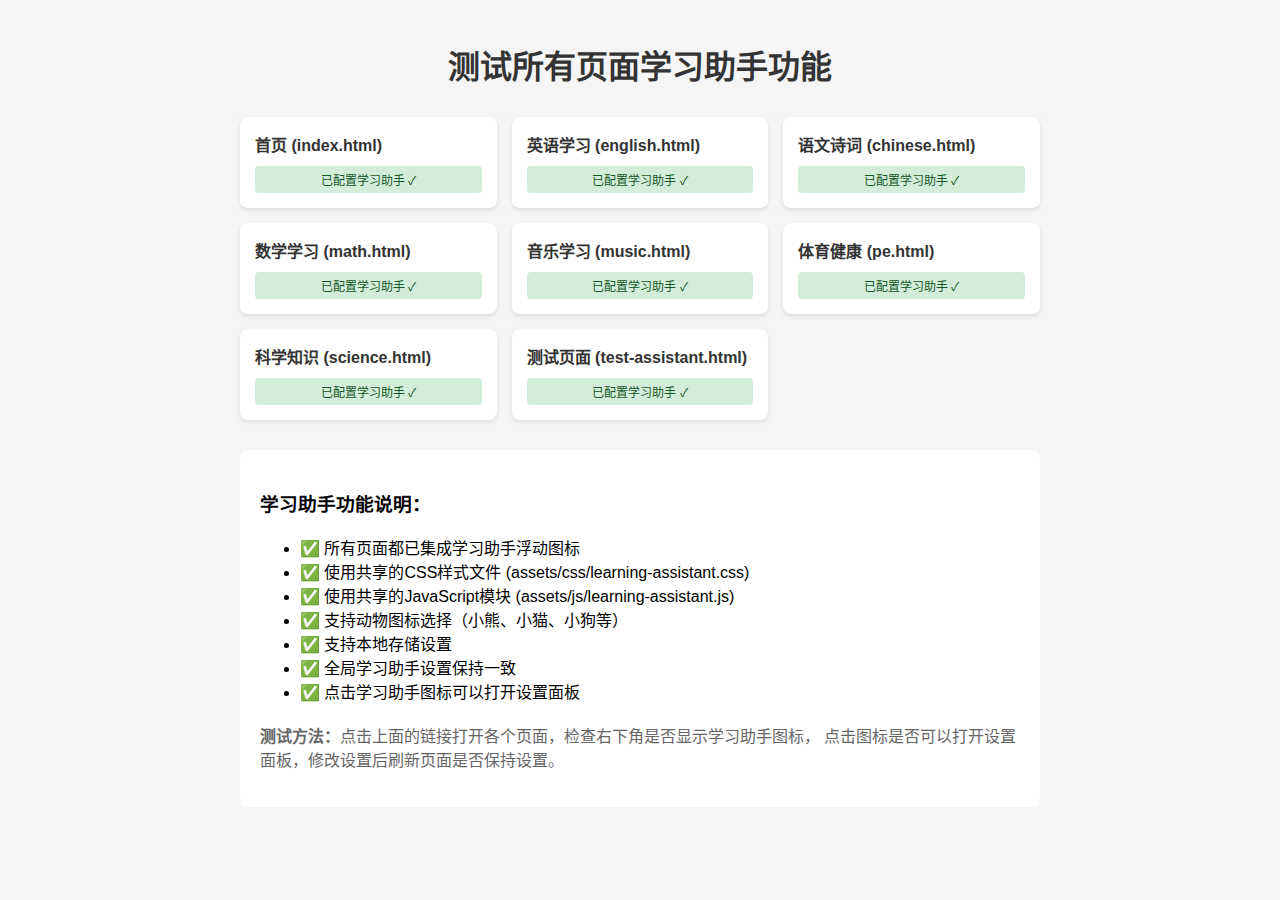
<file: test-all-pages.html>
<!DOCTYPE html>
<html lang="zh-CN">
<head>
    <meta charset="UTF-8">
    <meta name="viewport" content="width=device-width, initial-scale=1.0">
    <title>测试所有页面学习助手</title>
    <style>
        body {
            font-family: 'Segoe UI', Tahoma, Geneva, Verdana, sans-serif;
            max-width: 800px;
            margin: 0 auto;
            padding: 20px;
            background: #f5f5f5;
        }
        .page-list {
            display: grid;
            grid-template-columns: repeat(auto-fit, minmax(200px, 1fr));
            gap: 15px;
            margin-top: 20px;
        }
        .page-item {
            background: white;
            padding: 15px;
            border-radius: 8px;
            box-shadow: 0 2px 4px rgba(0,0,0,0.1);
            text-decoration: none;
            color: #333;
            transition: transform 0.2s;
        }
        .page-item:hover {
            transform: translateY(-2px);
            box-shadow: 0 4px 8px rgba(0,0,0,0.15);
        }
        .status {
            margin-top: 10px;
            padding: 5px;
            border-radius: 4px;
            font-size: 12px;
            text-align: center;
        }
        .status.ready {
            background: #d4edda;
            color: #155724;
        }
        .status.pending {
            background: #fff3cd;
            color: #856404;
        }
        h1 {
            color: #333;
            text-align: center;
            margin-bottom: 30px;
        }
    </style>
</head>
<body>
    <h1>测试所有页面学习助手功能</h1>
    
    <div class="page-list">
        <a href="index.html" class="page-item" target="_blank">
            <strong>首页 (index.html)</strong>
            <div class="status ready">已配置学习助手 ✓</div>
        </a>
        
        <a href="english.html" class="page-item" target="_blank">
            <strong>英语学习 (english.html)</strong>
            <div class="status ready">已配置学习助手 ✓</div>
        </a>
        
        <a href="chinese.html" class="page-item" target="_blank">
            <strong>语文诗词 (chinese.html)</strong>
            <div class="status ready">已配置学习助手 ✓</div>
        </a>
        
        <a href="math.html" class="page-item" target="_blank">
            <strong>数学学习 (math.html)</strong>
            <div class="status ready">已配置学习助手 ✓</div>
        </a>
        
        <a href="music.html" class="page-item" target="_blank">
            <strong>音乐学习 (music.html)</strong>
            <div class="status ready">已配置学习助手 ✓</div>
        </a>
        
        <a href="pe.html" class="page-item" target="_blank">
            <strong>体育健康 (pe.html)</strong>
            <div class="status ready">已配置学习助手 ✓</div>
        </a>
        
        <a href="science.html" class="page-item" target="_blank">
            <strong>科学知识 (science.html)</strong>
            <div class="status ready">已配置学习助手 ✓</div>
        </a>
        
        <a href="test-assistant.html" class="page-item" target="_blank">
            <strong>测试页面 (test-assistant.html)</strong>
            <div class="status ready">已配置学习助手 ✓</div>
        </a>
    </div>

    <div style="margin-top: 30px; padding: 20px; background: white; border-radius: 8px;">
        <h3>学习助手功能说明：</h3>
        <ul>
            <li>✅ 所有页面都已集成学习助手浮动图标</li>
            <li>✅ 使用共享的CSS样式文件 (assets/css/learning-assistant.css)</li>
            <li>✅ 使用共享的JavaScript模块 (assets/js/learning-assistant.js)</li>
            <li>✅ 支持动物图标选择（小熊、小猫、小狗等）</li>
            <li>✅ 支持本地存储设置</li>
            <li>✅ 全局学习助手设置保持一致</li>
            <li>✅ 点击学习助手图标可以打开设置面板</li>
        </ul>
        
        <p style="margin-top: 20px; color: #666;">
            <strong>测试方法：</strong>点击上面的链接打开各个页面，检查右下角是否显示学习助手图标，
            点击图标是否可以打开设置面板，修改设置后刷新页面是否保持设置。
        </p>
    </div>
</body>
</html>
</file>
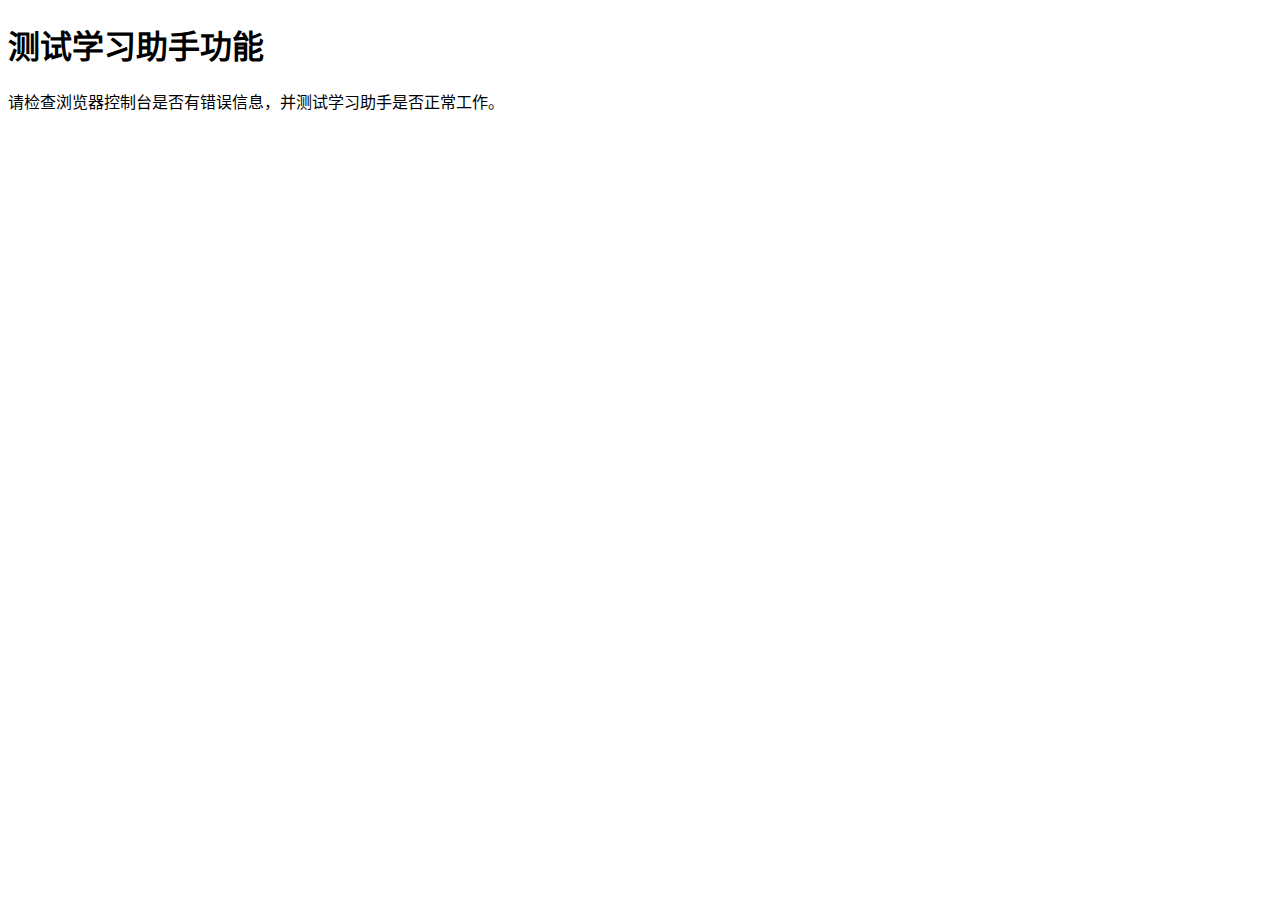
<file: test-assistant.html>
<!DOCTYPE html>
<html lang="zh-CN">
<head>
    <meta charset="UTF-8">
    <meta name="viewport" content="width=device-width, initial-scale=1.0">
    <title>测试学习助手</title>
    <link rel="stylesheet" href="assets/css/learning-assistant.css">
    <script src="assets/js/learning-assistant.js"></script>
</head>
<body>
    <h1>测试学习助手功能</h1>
    <p>请检查浏览器控制台是否有错误信息，并测试学习助手是否正常工作。</p>
    
    <!-- 全局学习助手组件 -->
    <div class="learning-assistant" id="learningAssistant">
        <img src="assets/logo/bear.png" alt="学习助手" class="assistant-image">
    </div>
    
    <div class="assistant-speech-bubble" id="assistantSpeechBubble">加油，你是最棒的！</div>

    <script>
        // 测试助手功能
        console.log('测试学习助手功能...');
        
        // 设置测试配置
        const testSettings = {
            enabled: true,
            animal: 'bear',
            size: 100,
            opacity: 100,
            clickInteraction: true,
            voiceEncouragement: true,
            floatAnimation: true
        };
        
        localStorage.setItem('assistantSettings', JSON.stringify(testSettings));
        
        // 初始化助手
        setTimeout(() => {
            window.learningAssistant.init();
            console.log('学习助手已初始化');
            
            // 测试点击功能
            setTimeout(() => {
                const assistant = document.getElementById('learningAssistant');
                if (assistant) {
                    console.log('助手元素存在:', assistant.style.display);
                    assistant.click();
                    console.log('助手点击测试完成');
                }
            }, 1000);
        }, 500);
    </script>
</body>
</html>
</file>
<file: assets/css/common.css>
:root {
    --primary: #00a2ff;
    --secondary: #00d9a6;
    --accent: #ff6b6b;
    --success: #4caf50;
    --warning: #ff9800;
    --info: #2196f3;
    --english: #4285f4;
    --chinese: #ea4335;
    --math: #fbbc05;
    --pe: #34a853;
    --science: #9b59b6;
    --music: #ff6b9d;
    --dark: #0a1929;
    --darker: #051321;
    --card-bg: rgba(15, 35, 55, 0.7);
    --text: #ffffff;
    --text-secondary: #a0aec0;
    --transition: all 0.3s ease;
    --bg-color: #0a1929;
    --text-color: #ffffff;
    --card-bg-color: rgba(15, 35, 55, 0.7);
}

/* 浅色主题变量 */
.light-theme {
    --primary: #0078d4;
    --secondary: #00bfae;
    --accent: #ff6b6b;
    --success: #43a047;
    --warning: #ff9800;
    --info: #1976d2;
    --english: #4285f4;
    --chinese: #ea4335;
    --math: #fbbc05;
    --pe: #34a853;
    --science: #8e44ad;
    --music: #ff85b3;
    --dark: #f5f7fa;
    --darker: #e3e8ef;
    --card-bg: rgba(255, 255, 255, 0.9);
    --text: #222222;
    --text-secondary: #6b7280;
    --bg-color: #f5f7fa;
    --text-color: #222222;
    --card-bg-color: rgba(255, 255, 255, 0.95);
}

* {
    margin: 0;
    padding: 0;
    box-sizing: border-box;
    font-family: 'Segoe UI', 'Microsoft YaHei', Tahoma, Geneva, Verdana, sans-serif;
}

body {
    background: linear-gradient(135deg, var(--darker), var(--dark));
    color: var(--text);
    min-height: 100vh;
    line-height: 1.6;
    overflow-x: hidden;
    background-color: var(--bg-color);
    color: var(--text-color);
    font-size: 16px;
    transition: background-color 0.3s ease, color 0.3s ease;
}

.container {
    max-width: 1200px;
    margin: 0 auto;
    padding: 20px;
    min-height: calc(100vh - 160px);
    display: flex;
    flex-direction: column;
}

/* 导航样式 */
.nav-container {
    display: flex;
    justify-content: space-between;
    align-items: center;
    padding: 15px 0;
    border-bottom: 1px solid rgba(0, 247, 255, 0.3);
    margin-bottom: 25px;
}

.logo {
    display: flex;
    align-items: center;
    gap: 8px;
    font-size: 24px;
    font-weight: 700;
    background: linear-gradient(90deg, var(--primary), var(--secondary));
    background-clip: text;
    -webkit-text-fill-color: transparent;
    text-shadow: 0 0 10px rgba(0, 247, 255, 0.5);
    cursor: pointer;
}

.nav-links {
    display: flex;
    gap: 15px;
}

.nav-link {
    padding: 8px 16px;
    border-radius: 8px;
    cursor: pointer;
    transition: var(--transition);
    position: relative;
    overflow: hidden;
    font-size: 14px;
}

.nav-link::before {
    content: '';
    position: absolute;
    bottom: 0;
    left: 0;
    width: 0;
    height: 2px;
    background: linear-gradient(90deg, var(--primary), var(--secondary));
    transition: var(--transition);
}

.nav-link:hover::before {
    width: 100%;
}

.nav-link.active {
    background: rgba(0, 247, 255, 0.1);
}

.nav-link.active::before {
    width: 100%;
}

.main-content {
    display: grid;
    grid-template-columns: 1fr 350px;
    gap: 30px;
}

/* 主页标题 */
.main-title {
    text-align: center;
    margin-bottom: 30px;
    font-size: 32px;
    font-weight: 700;
    background: linear-gradient(90deg, var(--primary), var(--secondary));
    background-clip: text;
    -webkit-text-fill-color: transparent;
    text-shadow: 0 0 15px rgba(0, 247, 255, 0.3);
}

.subtitle {
    text-align: center;
    margin-bottom: 30px;
    color: var(--text-secondary);
    font-size: 16px;
    max-width: 500px;
    margin-left: auto;
    margin-right: auto;
    line-height: 1.5;
}

/* 设置页面样式 */
.settings-container {
    max-width: 800px;
    margin: 0 auto;
    padding: 20px;
    display: none;
}

.settings-title {
    text-align: center;
    margin-bottom: 30px;
    font-size: 28px;
    font-weight: 700;
    background: linear-gradient(90deg, var(--primary), var(--secondary));
    background-clip: text;
    -webkit-text-fill-color: transparent;
}

.settings-grid {
    display: grid;
    grid-template-columns: repeat(auto-fit, minmax(350px, 1fr));
    gap: 25px;
}

.settings-card {
    background: var(--card-bg-color);
    border-radius: 12px;
    padding: 20px;
    border: 1px solid rgba(255, 255, 255, 0.1);
    transition: transform 0.3s ease;
}

.settings-card:hover {
    transform: translateY(-5px);
}

.settings-header {
    display: flex;
    align-items: center;
    gap: 12px;
    margin-bottom: 20px;
    color: var(--primary);
    font-size: 20px;
    font-weight: 600;
}

.settings-icon {
    font-size: 22px;
    width: 30px;
    text-align: center;
}

.form-group {
    margin-bottom: 20px;
}

.form-label {
    display: block;
    margin-bottom: 8px;
    color: var(--text-secondary);
}

.form-control {
    width: 100%;
    background: rgba(0, 0, 0, 0.1);
    border: 1px solid rgba(255, 255, 255, 0.1);
    color: var(--text-color);
    padding: 10px 12px;
    border-radius: 8px;
    transition: var(--transition);
}

/* Theme buttons container */
.theme-buttons {
    display: flex;
    gap: 10px;
    margin-top: 10px;
}

/* Theme button styles */
.theme-button {
    flex: 1;
    padding: 10px;
    border-radius: 8px;
    background: rgba(0, 0, 0, 0.1);
    border: 1px solid rgba(255, 255, 255, 0.1);
    color: var(--text-color);
    cursor: pointer;
    transition: var(--transition);
    text-align: center;
}

.theme-button:hover {
    background: rgba(0, 0, 0, 0.2);
}

.theme-button.active {
    background: var(--primary);
    color: white;
    border-color: var(--primary);
}

.form-control:focus {
    outline: none;
    border-color: var(--primary);
    box-shadow: 0 0 10px rgba(0, 247, 255, 0.3);
}

/* 下拉选项样式 - 提高可读性 */
.form-control option {
    background: var(--card-bg-color);
    color: var(--text-color);
    padding: 8px 12px;
}

/* 下拉选项悬停效果 */
.form-control option:hover,
.form-control option:focus,
.form-control option:checked {
    background: var(--primary);
    color: white;
}

.range-slider {
    width: 100%;
    appearance: none;
    height: 6px;
    border-radius: 3px;
    background: rgba(255, 255, 255, 0.1);
    outline: none;
    margin: 10px 0;
}

.light-theme .range-slider {
    background: rgba(0, 0, 0, 0.2);
}

.range-slider::-webkit-slider-thumb {
    -webkit-appearance: none;
    appearance: none;
    width: 18px;
    height: 18px;
    border-radius: 50%;
    background: var(--primary);
    cursor: pointer;
    box-shadow: 0 0 8px rgba(0, 247, 255, 0.3);
}

.slider-value {
    text-align: center;
    font-size: 16px;
    color: var(--primary);
    margin-top: 8px;
}

.switch {
    position: relative;
    display: inline-block;
    width: 50px;
    height: 24px;
    margin-left: 10px;
}

.switch input {
    opacity: 0;
    width: 0;
    height: 0;
}

.slider-round {
    position: absolute;
    cursor: pointer;
    top: 0;
    left: 0;
    right: 0;
    bottom: 0;
    background-color: #ccc;
    transition: .4s;
    border-radius: 24px;
}

.slider-round:before {
    position: absolute;
    content: "";
    height: 18px;
    width: 18px;
    left: 3px;
    bottom: 3px;
    background-color: white;
    transition: .4s;
    border-radius: 50%;
}

input:checked+.slider-round {
    background-color: var(--primary);
}

input:checked+.slider-round:before {
    transform: translateX(26px);
}

.control-label {
    display: flex;
    align-items: center;
    margin-bottom: 10px;
    color: var(--text-secondary);
}

/* 页脚样式 */
footer {
    text-align: center;
    margin-top: 40px;
    padding: 20px;
    color: var(--text-secondary);
    font-size: 12px;
    border-top: 1px solid rgba(255, 255, 255, 0.1);
}

/* 响应式设计 - 优化多设备适配 */
@media (max-width: 1200px) {
    .container {
        padding: 15px;
    }
}

@media (max-width: 1000px) {
    .nav-container {
        flex-direction: column;
        gap: 15px;
        padding: 10px 0;
        margin-bottom: 20px;
    }

    .nav-links {
        gap: 10px;
    }

    .nav-link {
        padding: 6px 12px;
        font-size: 13px;
    }

    .logo {
        font-size: 22px;
    }
}

@media (max-width: 600px) {
    .container {
        padding: 10px;
    }

    .settings-grid {
        grid-template-columns: 1fr;
    }
}

/* 动画效果 */
@keyframes pulse {
    0% {
        box-shadow: 0 0 0 0 rgba(0, 247, 255, 0.7);
    }

    70% {
        box-shadow: 0 0 0 15px rgba(0, 247, 255, 0);
    }

    100% {
        box-shadow: 0 0 0 0 rgba(0, 247, 255, 0);
    }
}

@keyframes float {
    0% {
        transform: translateY(0px);
    }

    50% {
        transform: translateY(-10px);
    }

    100% {
        transform: translateY(0px);
    }
}

.pulse {
    animation: pulse 2s infinite;
}

/* 页面切换 */
.page {
    display: none;
    animation: fadeIn 0.5s ease;
}

.page.active {
    display: block;
}

/* 链接样式 */
.card-link {
    text-decoration: none;
    color: inherit;
    display: block;
    height: 100%;
    width: 100%;
}


.card-controls {
    display: flex;
    gap: 15px;
    margin-top: 20px;
    position: relative;
    z-index: 1;
    flex-wrap: wrap;
    justify-content: center;
}

.btn {
    padding: 12px 20px;
    border: none;
    border-radius: 8px;
    cursor: pointer;
    font-weight: 600;
    transition: var(--transition);
    display: flex;
    align-items: center;
    gap: 8px;
}

.btn-primary {
    background: linear-gradient(90deg, var(--primary), var(--info));
    color: white;
}

.btn-primary:hover {
    box-shadow: 0 0 15px rgba(234, 67, 53, 0.5);
    transform: translateY(-2px);
}

.btn-success {
    background: linear-gradient(90deg, var(--success), var(--secondary));
    color: white;
}

.btn-success:hover {
    box-shadow: 0 0 15px rgba(76, 175, 80, 0.5);
    transform: translateY(-2px);
}

.btn-warning {
    background: linear-gradient(90deg, var(--warning), var(--accent));
    color: white;
}

.btn-warning:hover {
    box-shadow: 0 0 15px rgba(255, 152, 0, 0.5);
    transform: translateY(-2px);
}

.btn-secondary {
    background: transparent;
    color: var(--text-color);
    border: 1px solid rgba(255, 255, 255, 0.3);
}

.btn-secondary:hover {
    border-color: var(--primary);
    box-shadow: 0 0 15px rgba(234, 67, 53, 0.3);
}

/* 进度容器 */
.progress-container {
    background: var(--card-bg-color);
    border-radius: 16px;
    padding: 25px;
    border: 1px solid rgba(234, 67, 53, 0.2);
}

.progress-title {
    font-size: 20px;
    margin-bottom: 20px;
    color: var(--primary);
    display: flex;
    align-items: center;
    gap: 10px;
}

.stats {
    display: grid;
    grid-template-columns: 1fr 1fr 1fr;
    gap: 15px;
    margin-bottom: 25px;
}

.stat-card {
    background: rgba(0, 0, 0, 0.1);
    border-radius: 12px;
    padding: 15px;
    text-align: center;
    border: 1px solid rgba(255, 255, 255, 0.1);
}

.stat-value {
    font-size: 24px;
    font-weight: 700;
    color: var(--secondary);
    margin-bottom: 5px;
}

.stat-label {
    font-size: 12px;
    color: var(--text-secondary);
}

.progress-bar-container {
    margin: 20px 0;
}

.progress-info {
    display: flex;
    justify-content: space-between;
    margin-bottom: 8px;
    color: var(--text-secondary);
    font-size: 14px;
}

.progress-bar {
    height: 12px;
    background: rgba(255, 255, 255, 0.1);
    border-radius: 10px;
    overflow: hidden;
}

.progress-fill {
    height: 100%;
    background: linear-gradient(90deg, var(--primary), var(--secondary));
    border-radius: 10px;
    width: 0%;
    box-shadow: 0 0 10px rgba(234, 67, 53, 0.3);
    transition: width 0.5s ease;
}
</file>
<file: assets/css/learning-assistant.css>
/* 全局学习助手样式 */
.learning-assistant {
    position: fixed;
    bottom: 30px;
    right: 30px;
    width: 100px;
    height: 100px;
    cursor: pointer;
    z-index: 1000;
    box-shadow: 0 4px 20px rgba(255, 94, 98, 0.4);
    transition: all 0.3s ease;
    animation: float 3s ease-in-out infinite;
    border-radius: 50%;
    display: none;
}

.learning-assistant:hover {
    transform: scale(1.1);
    box-shadow: 0 6px 25px rgba(255, 94, 98, 0.6);
}

.assistant-image {
    width: 100%;
    height: 100%;
    object-fit: contain;
    border-radius: 50%;
}

.assistant-speech-bubble {
    position: fixed;
    bottom: 140px;
    right: 140px;
    background: white;
    color: #333;
    padding: 15px 20px;
    border-radius: 20px;
    box-shadow: 0 4px 15px rgba(0, 0, 0, 0.2);
    z-index: 1001;
    max-width: 200px;
    font-size: 16px;
    font-weight: 500;
    opacity: 0;
    transform: translateY(20px);
    transition: all 0.3s ease;
    pointer-events: none;
    display: none;
}

.assistant-speech-bubble::after {
    content: '';
    position: absolute;
    bottom: -10px;
    right: 20px;
    border-width: 10px 10px 0;
    border-style: solid;
    border-color: white transparent transparent;
}

.assistant-speech-bubble.show {
    opacity: 1;
    transform: translateY(0);
}

@keyframes float {
    0%, 100% {
        transform: translateY(0px);
    }
    50% {
        transform: translateY(-10px);
    }
}

/* 学习助手设置页面样式 */
.animal-selection {
    display: grid;
    grid-template-columns: repeat(2, 1fr);
    gap: 15px;
    margin-top: 10px;
}

.animal-option {
    display: flex;
    flex-direction: column;
    align-items: center;
    padding: 15px;
    border: 2px solid rgba(255, 255, 255, 0.1);
    border-radius: 12px;
    cursor: pointer;
    transition: all 0.3s ease;
    background: rgba(0, 0, 0, 0.1);
}

.animal-option:hover {
    border-color: var(--primary);
    background: rgba(0, 247, 255, 0.1);
    transform: translateY(-2px);
}

.animal-option.selected {
    border-color: var(--primary);
    background: rgba(0, 247, 255, 0.2);
    box-shadow: 0 0 15px rgba(0, 247, 255, 0.3);
}

.animal-icon {
    width: 60px;
    height: 60px;
    border-radius: 50%;
    object-fit: cover;
    margin-bottom: 10px;
    background: rgba(255, 255, 255, 0.1);
    display: flex;
    align-items: center;
    justify-content: center;
    font-size: 30px;
}

.animal-icon.placeholder {
    background: linear-gradient(135deg, var(--primary), var(--secondary));
}

.animal-option span {
    font-size: 14px;
    color: var(--text-secondary);
    text-align: center;
}
</file>
